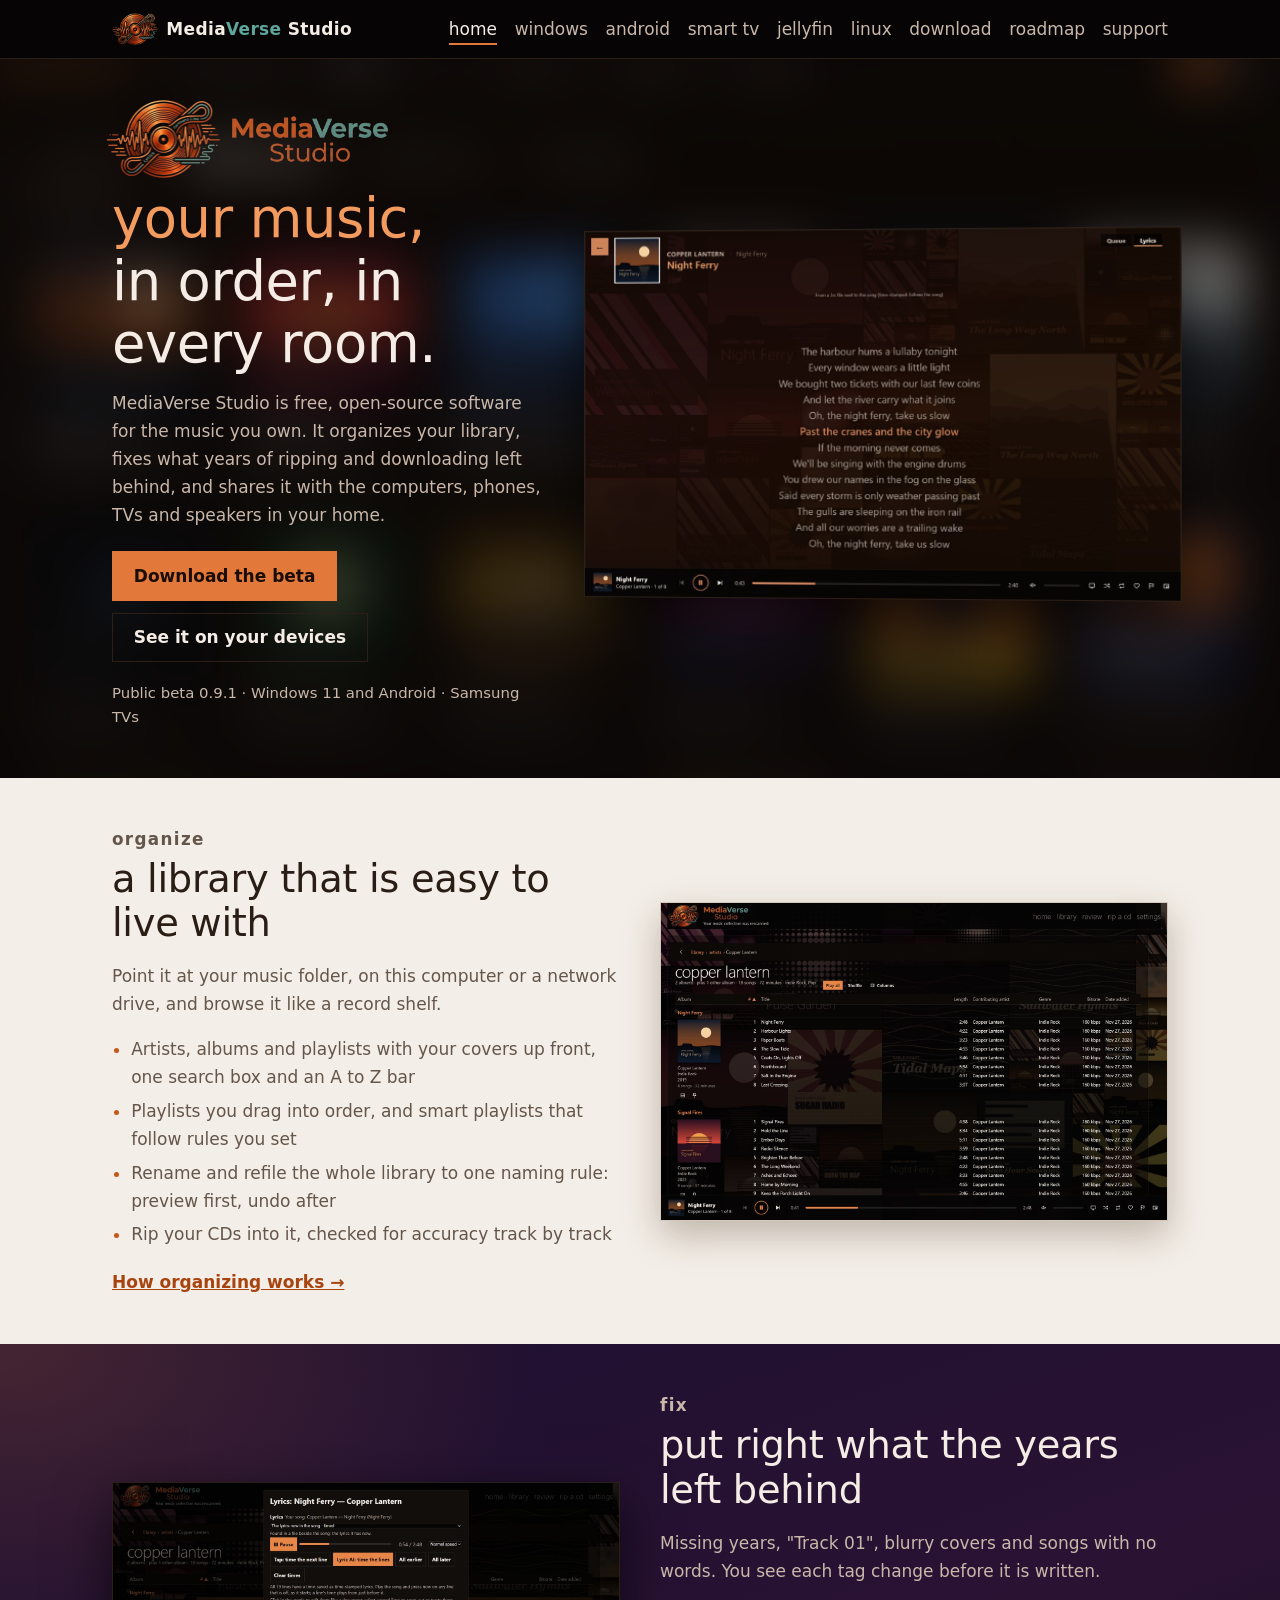
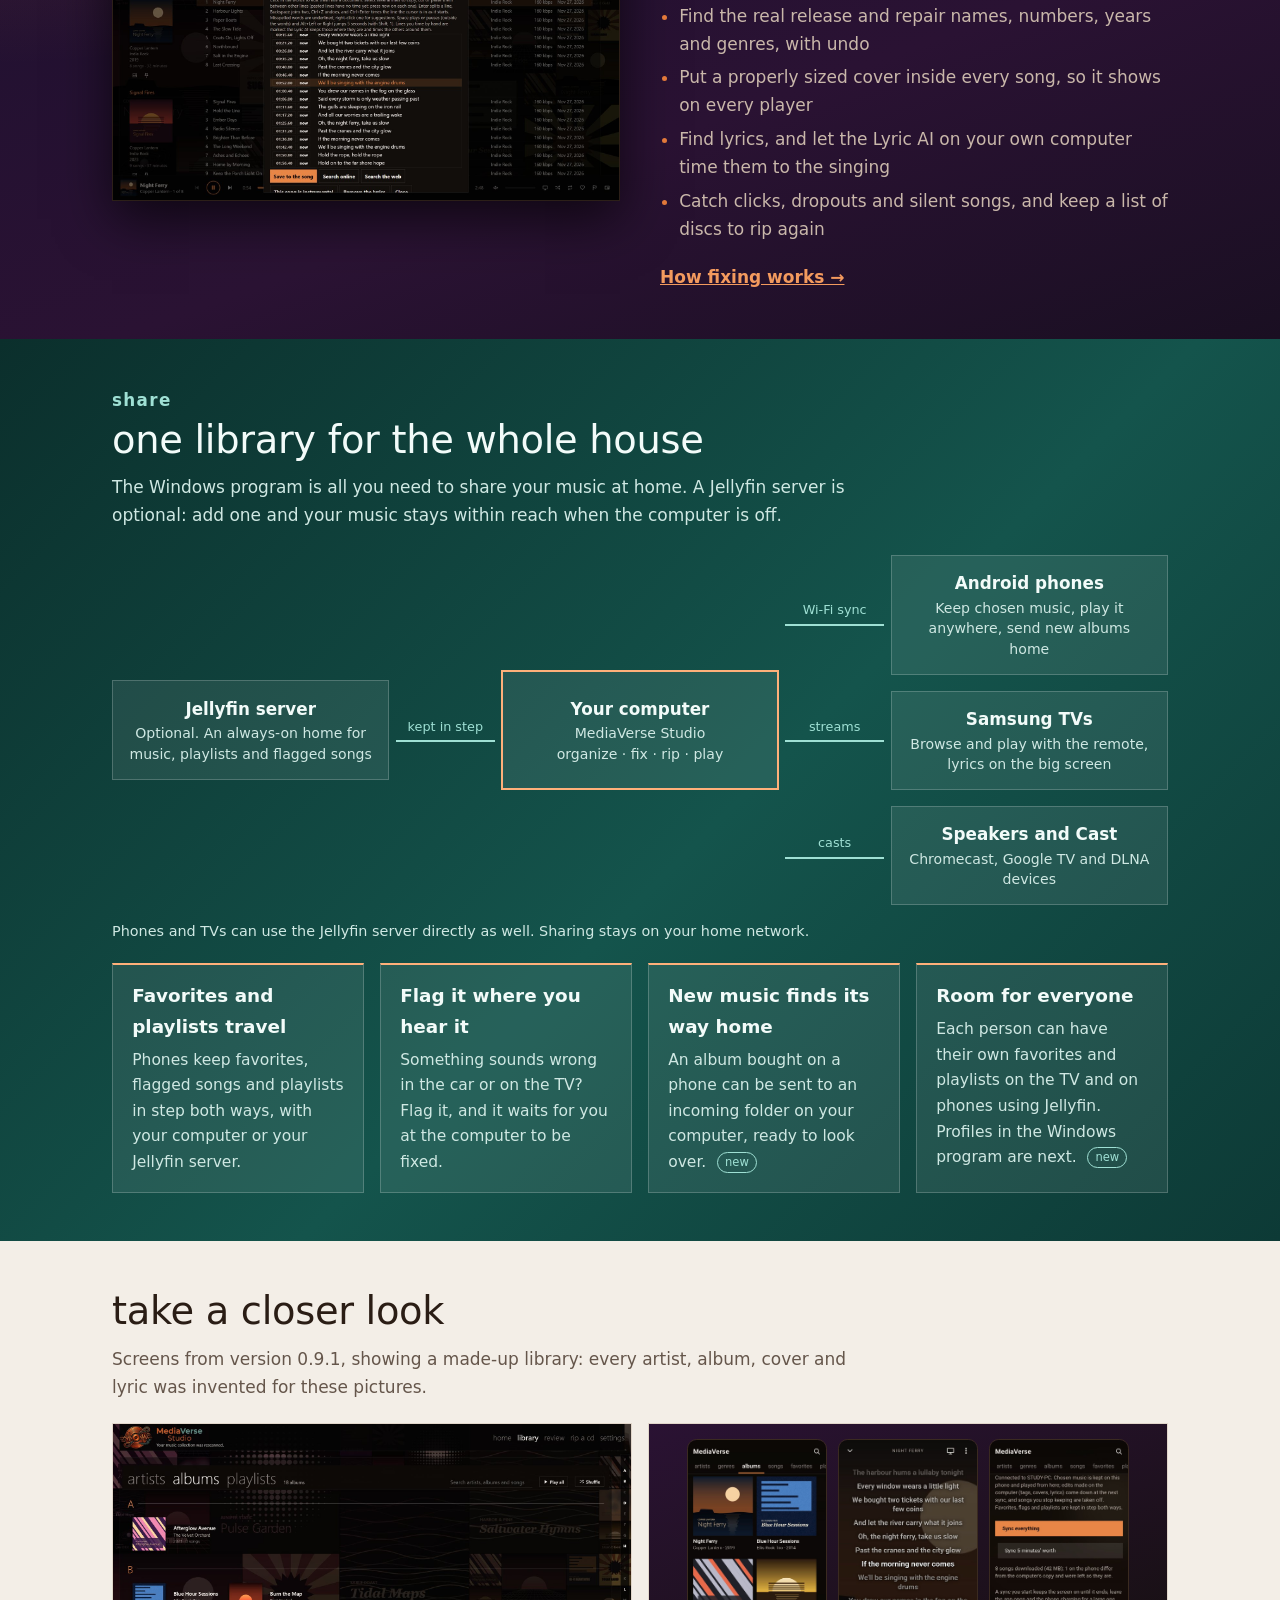
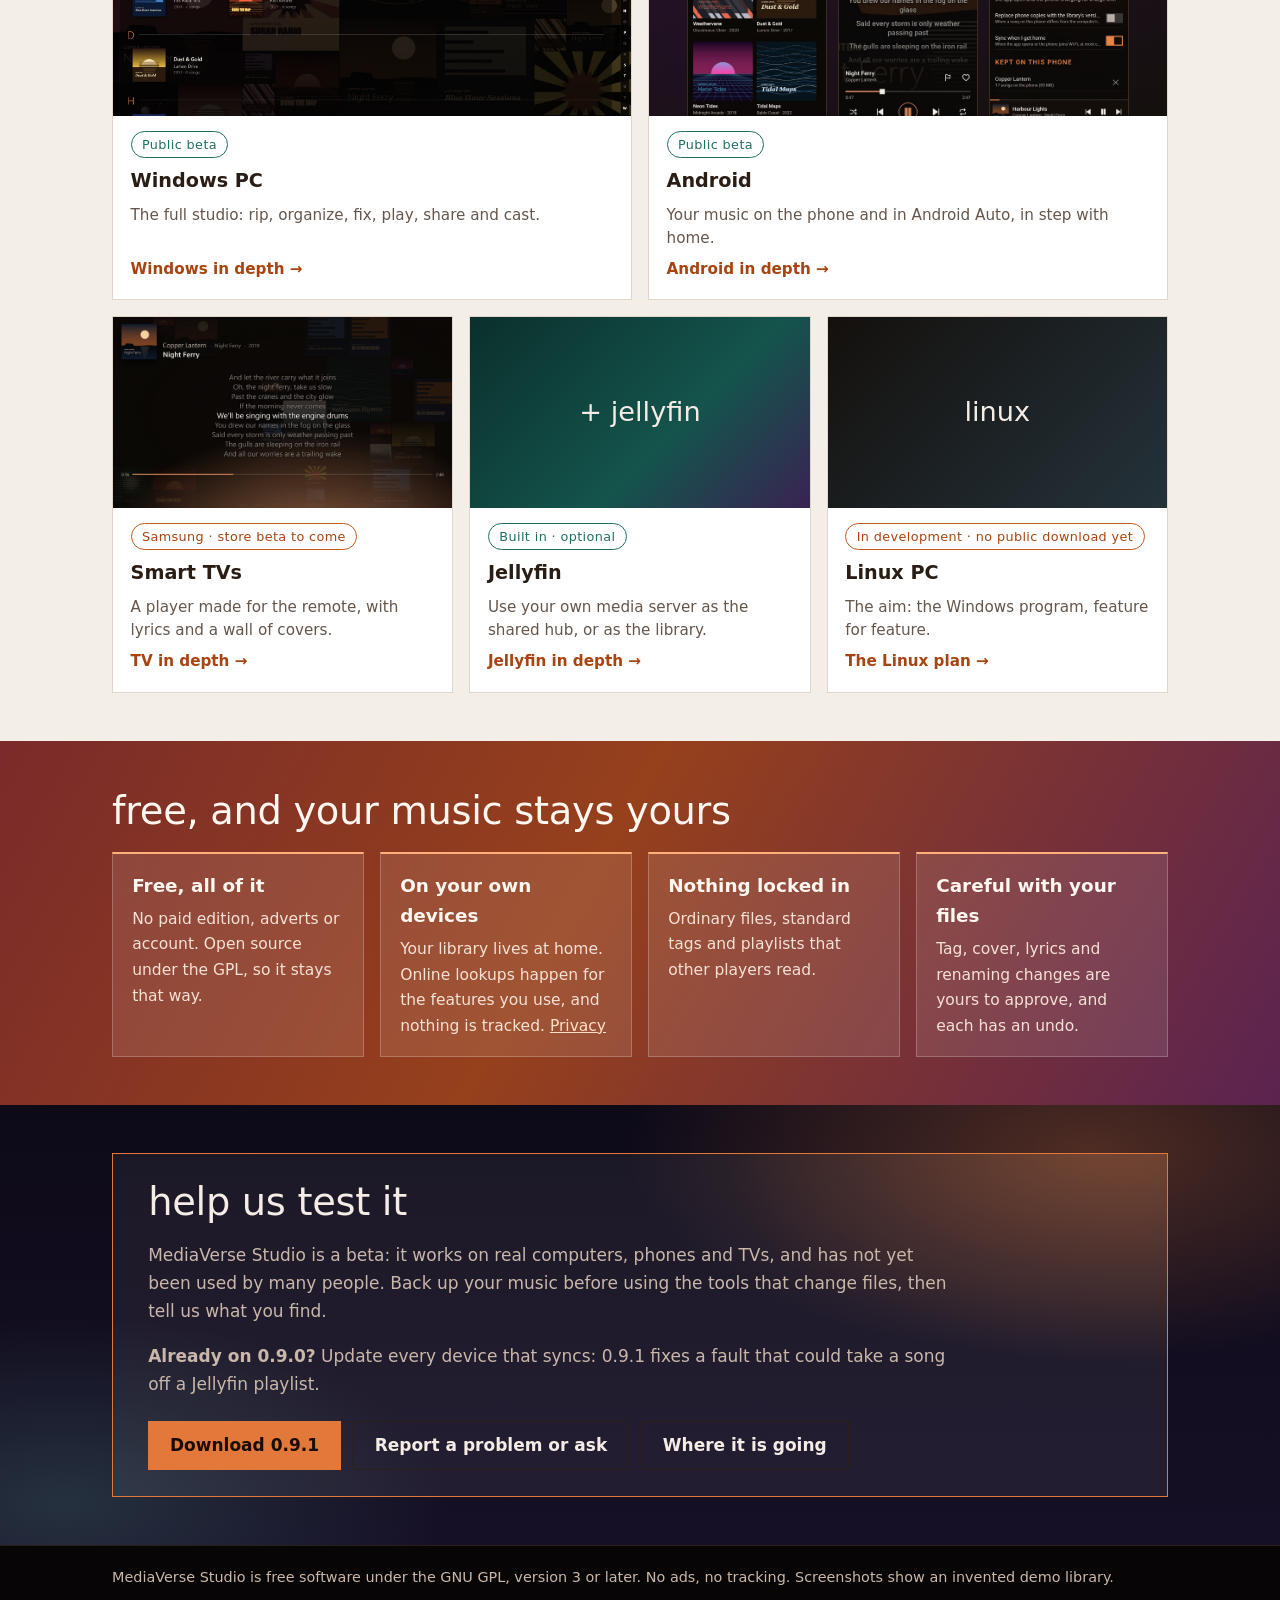
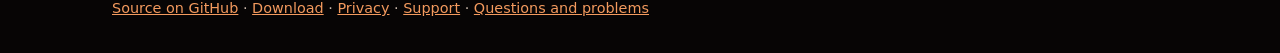
<file: index.html>
<!doctype html>
<html lang="en">
<head>
<meta charset="utf-8">
<meta name="viewport" content="width=device-width, initial-scale=1">
<title>MediaVerse Studio: organize, fix and share your music at home</title>
<meta name="description" content="Free, open-source software for the music you own: put the library in order, repair tags, covers and lyrics, and share it around the house on Windows, Android, Samsung TVs and Jellyfin.">
<meta property="og:title" content="MediaVerse Studio: organize, fix and share your music at home">
<meta property="og:description" content="Free and open source. Put your music library in order, repair it, and play it on every screen in the house. Public beta.">
<meta property="og:image" content="https://mediaverse.studio/img/pc-now-playing.jpg">
<link rel="icon" href="favicon.png">
<link rel="stylesheet" href="style.css">
</head>
<body>
<header class="top"><div class="wrap">
<a class="brand" href="./"><img src="img/emblem.png" alt="" width="46" height="32"><b>Media<span>Verse</span> Studio</b></a>
<nav aria-label="Site"><a href="./" aria-current="page">Home</a><a href="windows.html">Windows</a><a href="android.html">Android</a><a href="tv.html">Smart TV</a><a href="jellyfin.html">Jellyfin</a><a href="linux.html">Linux</a><a href="download.html">Download</a><a href="roadmap.html">Roadmap</a><a href="support.html">Support</a></nav>
</div></header>

<main>
<div class="band band-hero">
<section class="hero wrap">
<div>
<div class="hero-logo"><img src="img/emblem-large.png" alt="" width="463" height="320"><img src="img/wordmark.png" alt="MediaVerse Studio" width="527" height="160"></div>
<h1><span>Your music,</span><br>in order, in every room.</h1>
<p>MediaVerse Studio is free, open-source software for the music you own. It organizes your library, fixes what years of ripping and downloading left behind, and shares it with the computers, phones, TVs and speakers in your home.</p>
<p class="cta"><a class="button" href="download.html">Download the beta</a><a class="button ghost" href="#devices">See it on your devices</a></p>
<p class="status">Public beta 0.9.1 · Windows 11 and Android · Samsung TVs</p>
</div>
<figure class="shot"><img src="img/pc-now-playing.jpg" alt="Now Playing on Windows: the album cover, the artist and song, and lyrics following the music over a wall of album covers" width="1600" height="1001"></figure>
</section>
</div>

<div class="band band-paper">
<section class="wrap row" aria-labelledby="organize-title">
<div class="words">
<p class="verb">Organize</p>
<h2 id="organize-title">A library that is easy to live with</h2>
<p>Point it at your music folder, on this computer or a network drive, and browse it like a record shelf.</p>
<ul>
<li>Artists, albums and playlists with your covers up front, one search box and an A to Z bar</li>
<li>Playlists you drag into order, and smart playlists that follow rules you set</li>
<li>Rename and refile the whole library to one naming rule: preview first, undo after</li>
<li>Rip your CDs into it, checked for accuracy track by track</li>
</ul>
<a class="more" href="windows.html#organize">How organizing works →</a>
</div>
<figure class="shot"><img src="img/pc-artist.jpg" alt="An artist page on Windows: each album's cover beside its songs in a table" width="1600" height="1001" loading="lazy"></figure>
</section>
</div>

<div class="band band-plum">
<section class="wrap row flip" aria-labelledby="fix-title">
<div class="words">
<p class="verb">Fix</p>
<h2 id="fix-title">Put right what the years left behind</h2>
<p>Missing years, "Track 01", blurry covers and songs with no words. You see each tag change before it is written.</p>
<ul>
<li>Find the real release and repair names, numbers, years and genres, with undo</li>
<li>Put a properly sized cover inside every song, so it shows on every player</li>
<li>Find lyrics, and let the Lyric AI on your own computer time them to the singing</li>
<li>Catch clicks, dropouts and silent songs, and keep a list of discs to rip again</li>
</ul>
<a class="more" href="windows.html#fix">How fixing works →</a>
</div>
<figure class="shot"><img src="img/pc-lyrics-editor.jpg" alt="The lyrics editor on Windows, with its own playback controls and a time beside every line" width="1600" height="1001" loading="lazy"></figure>
</section>
</div>

<div class="band band-teal">
<section class="wrap" aria-labelledby="share-title">
<p class="verb">Share</p>
<h2 id="share-title">One library for the whole house</h2>
<p class="lead">The Windows program is all you need to share your music at home. A Jellyfin server is optional: add one and your music stays within reach when the computer is off.</p>
<div class="house">
<div class="node"><b>Jellyfin server</b><span>Optional. An always-on home for music, playlists and flagged songs</span></div>
<div class="link">kept in step</div>
<div class="node main"><b>Your computer</b><span>MediaVerse Studio<br>organize · fix · rip · play</span></div>
<div class="links"><div class="link">Wi-Fi sync</div><div class="link">streams</div><div class="link">casts</div></div>
<div class="stack">
<div class="node"><b>Android phones</b><span>Keep chosen music, play it anywhere, send new albums home</span></div>
<div class="node"><b>Samsung TVs</b><span>Browse and play with the remote, lyrics on the big screen</span></div>
<div class="node"><b>Speakers and Cast</b><span>Chromecast, Google TV and DLNA devices</span></div>
</div>
</div>
<p class="note">Phones and TVs can use the Jellyfin server directly as well. Sharing stays on your home network.</p>
<div class="facts four">
<div><h3>Favorites and playlists travel</h3><p>Phones keep favorites, flagged songs and playlists in step both ways, with your computer or your Jellyfin server.</p></div>
<div><h3>Flag it where you hear it</h3><p>Something sounds wrong in the car or on the TV? Flag it, and it waits for you at the computer to be fixed.</p></div>
<div><h3>New music finds its way home</h3><p>An album bought on a phone can be sent to an incoming folder on your computer, ready to look over. <span class="tag">new</span></p></div>
<div><h3>Room for everyone</h3><p>Each person can have their own favorites and playlists on the TV and on phones using Jellyfin. Profiles in the Windows program are next. <span class="tag">new</span></p></div>
</div>
</section>
</div>

<div id="devices" class="band band-paper">
<section class="wrap" aria-labelledby="devices-title">
<h2 id="devices-title">Take a closer look</h2>
<p class="lead">Screens from version 0.9.1, showing a made-up library: every artist, album, cover and lyric was invented for these pictures.</p>
<div class="cards">
<a class="card half" href="windows.html">
<div class="picture" style="background-image:url(img/pc-albums.jpg)"></div>
<div class="body"><span class="pill">Public beta</span><h3>Windows PC</h3><p>The full studio: rip, organize, fix, play, share and cast.</p><span class="go">Windows in depth →</span></div>
</a>
<a class="card half" href="android.html">
<div class="picture phones-picture"><img src="img/phone-albums.jpg" alt="" loading="lazy"><img src="img/phone-lyrics.jpg" alt="" loading="lazy"><img src="img/phone-sync.jpg" alt="" loading="lazy"></div>
<div class="body"><span class="pill">Public beta</span><h3>Android</h3><p>Your music on the phone and in Android Auto, in step with home.</p><span class="go">Android in depth →</span></div>
</a>
<a class="card" href="tv.html">
<div class="picture" style="background-image:url(img/tv-now-playing.jpg)"></div>
<div class="body"><span class="pill soon">Samsung · store beta to come</span><h3>Smart TVs</h3><p>A player made for the remote, with lyrics and a wall of covers.</p><span class="go">TV in depth →</span></div>
</a>
<a class="card" href="jellyfin.html">
<div class="picture words-only hub">+ Jellyfin</div>
<div class="body"><span class="pill">Built in · optional</span><h3>Jellyfin</h3><p>Use your own media server as the shared hub, or as the library.</p><span class="go">Jellyfin in depth →</span></div>
</a>
<a class="card" href="linux.html">
<div class="picture words-only">linux</div>
<div class="body"><span class="pill soon">In development · no public download yet</span><h3>Linux PC</h3><p>The aim: the Windows program, feature for feature.</p><span class="go">The Linux plan →</span></div>
</a>
</div>
</section>
</div>

<div class="band band-sunset">
<section class="wrap" aria-labelledby="yours-title">
<h2 id="yours-title">Free, and your music stays yours</h2>
<div class="facts four">
<div><h3>Free, all of it</h3><p>No paid edition, adverts or account. Open source under the GPL, so it stays that way.</p></div>
<div><h3>On your own devices</h3><p>Your library lives at home. Online lookups happen for the features you use, and nothing is tracked. <a href="privacy.html">Privacy</a></p></div>
<div><h3>Nothing locked in</h3><p>Ordinary files, standard tags and playlists that other players read.</p></div>
<div><h3>Careful with your files</h3><p>Tag, cover, lyrics and renaming changes are yours to approve, and each has an undo.</p></div>
</div>
</section>
</div>

<div class="band band-night">
<section class="wrap" aria-labelledby="beta-title">
<div class="callout">
<h2 id="beta-title">Help us test it</h2>
<p>MediaVerse Studio is a beta: it works on real computers, phones and TVs, and has not yet been used by many people. Back up your music before using the tools that change files, then tell us what you find.</p>
<p><b>Already on 0.9.0?</b> Update every device that syncs: 0.9.1 fixes a fault that could take a song off a Jellyfin playlist.</p>
<p class="cta"><a class="button" href="download.html">Download 0.9.1</a><a class="button ghost" href="https://github.com/MediaVerseStudio/MediaVerse-Studio/issues/new/choose">Report a problem or ask</a><a class="button ghost" href="roadmap.html">Where it is going</a></p>
</div>
</section>
</div>
</main>

<footer class="foot"><div class="wrap">
<p>MediaVerse Studio is free software under the GNU GPL, version 3 or later. No ads, no tracking. Screenshots show an invented demo library.</p>
<p><a href="https://github.com/MediaVerseStudio/MediaVerse-Studio">Source on GitHub</a> · <a href="download.html">Download</a> · <a href="privacy.html">Privacy</a> · <a href="support.html">Support</a> · <a href="https://github.com/MediaVerseStudio/MediaVerse-Studio/issues">Questions and problems</a></p>
</div></footer>
<script>
// Old links to sections that now have pages of their own.
(function () {
  var moved = { beta: "roadmap.html#beta", status: "roadmap.html", compare: "windows.html#compare", rip: "windows.html#rip", fix: "windows.html#fix", find: "windows.html#fix", play: "windows.html#play", watch: "tv.html", connect: "jellyfin.html", carry: "android.html", cast: "windows.html#share", care: "windows.html#fix", see: "#devices", features: "#devices" };
  var to = moved[location.hash.slice(1)];
  if (to) location.replace(to);
})();
</script>
</body>
</html>
</file>
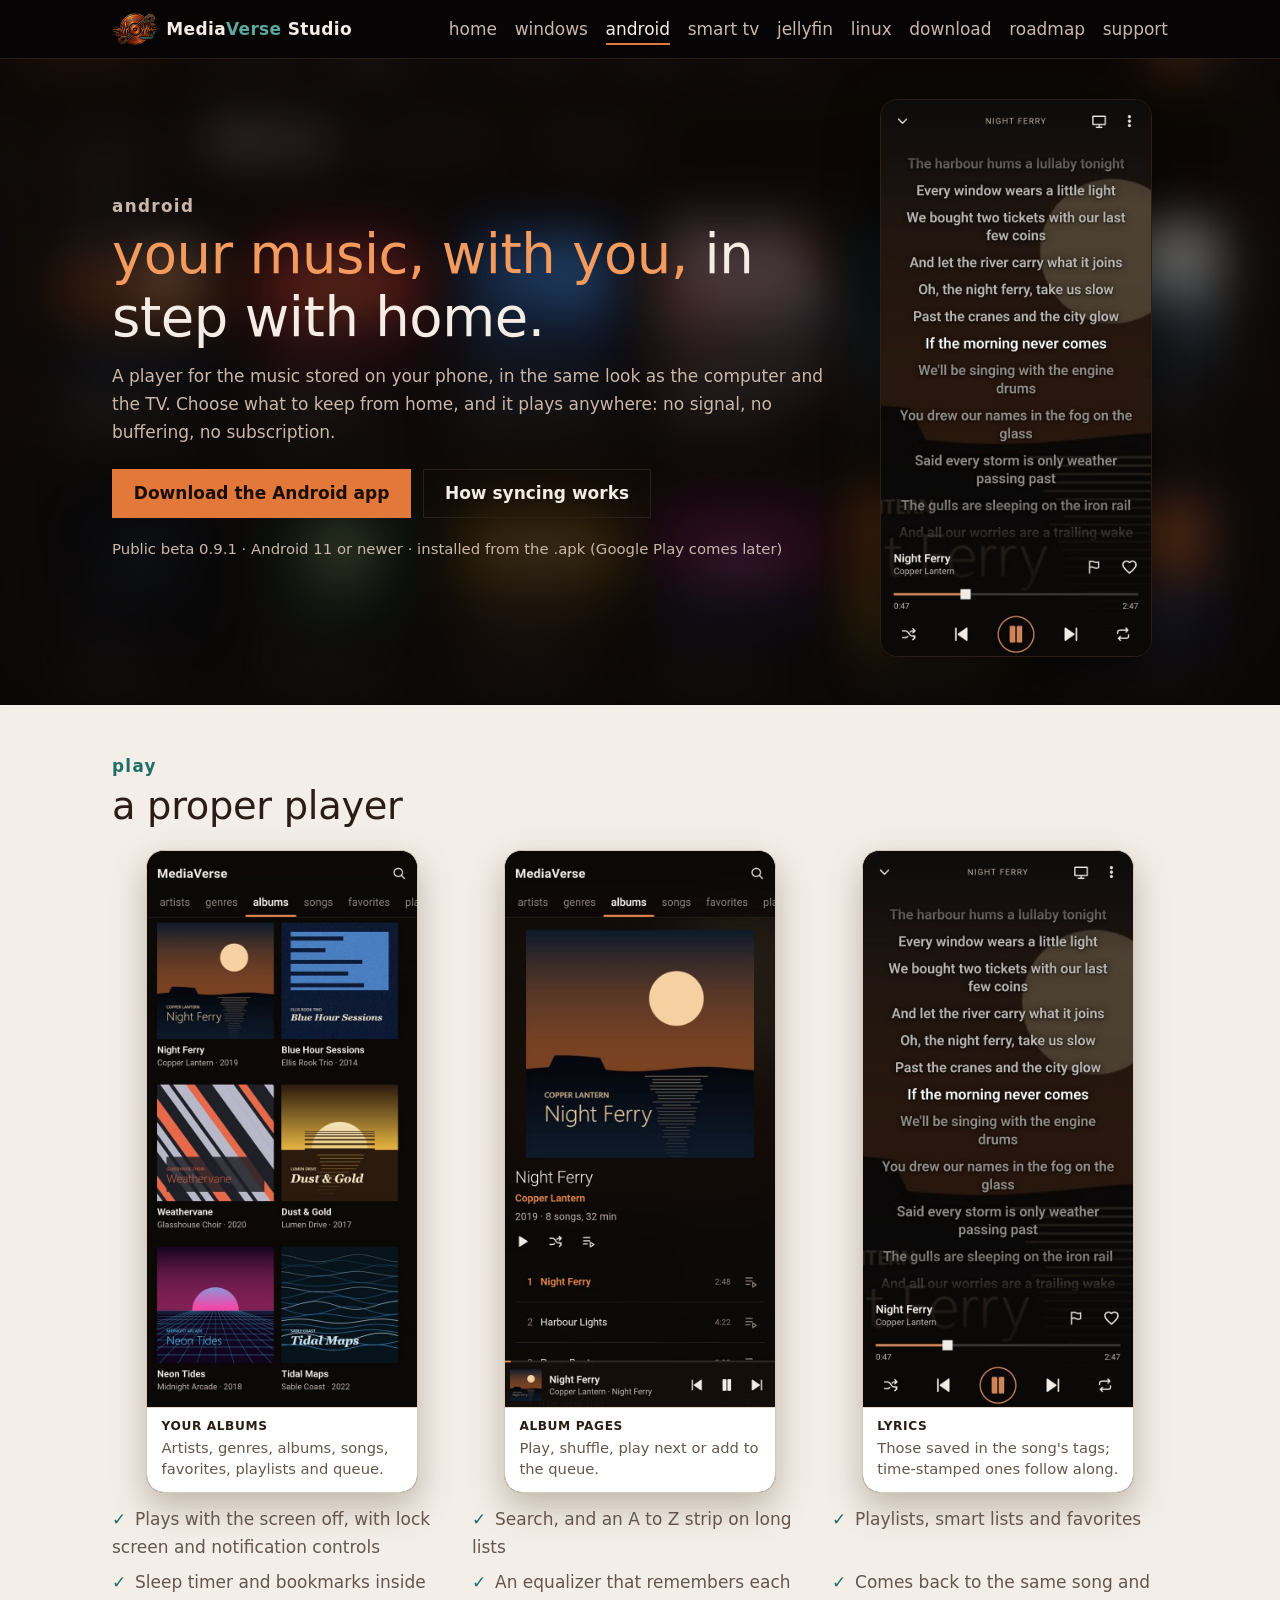
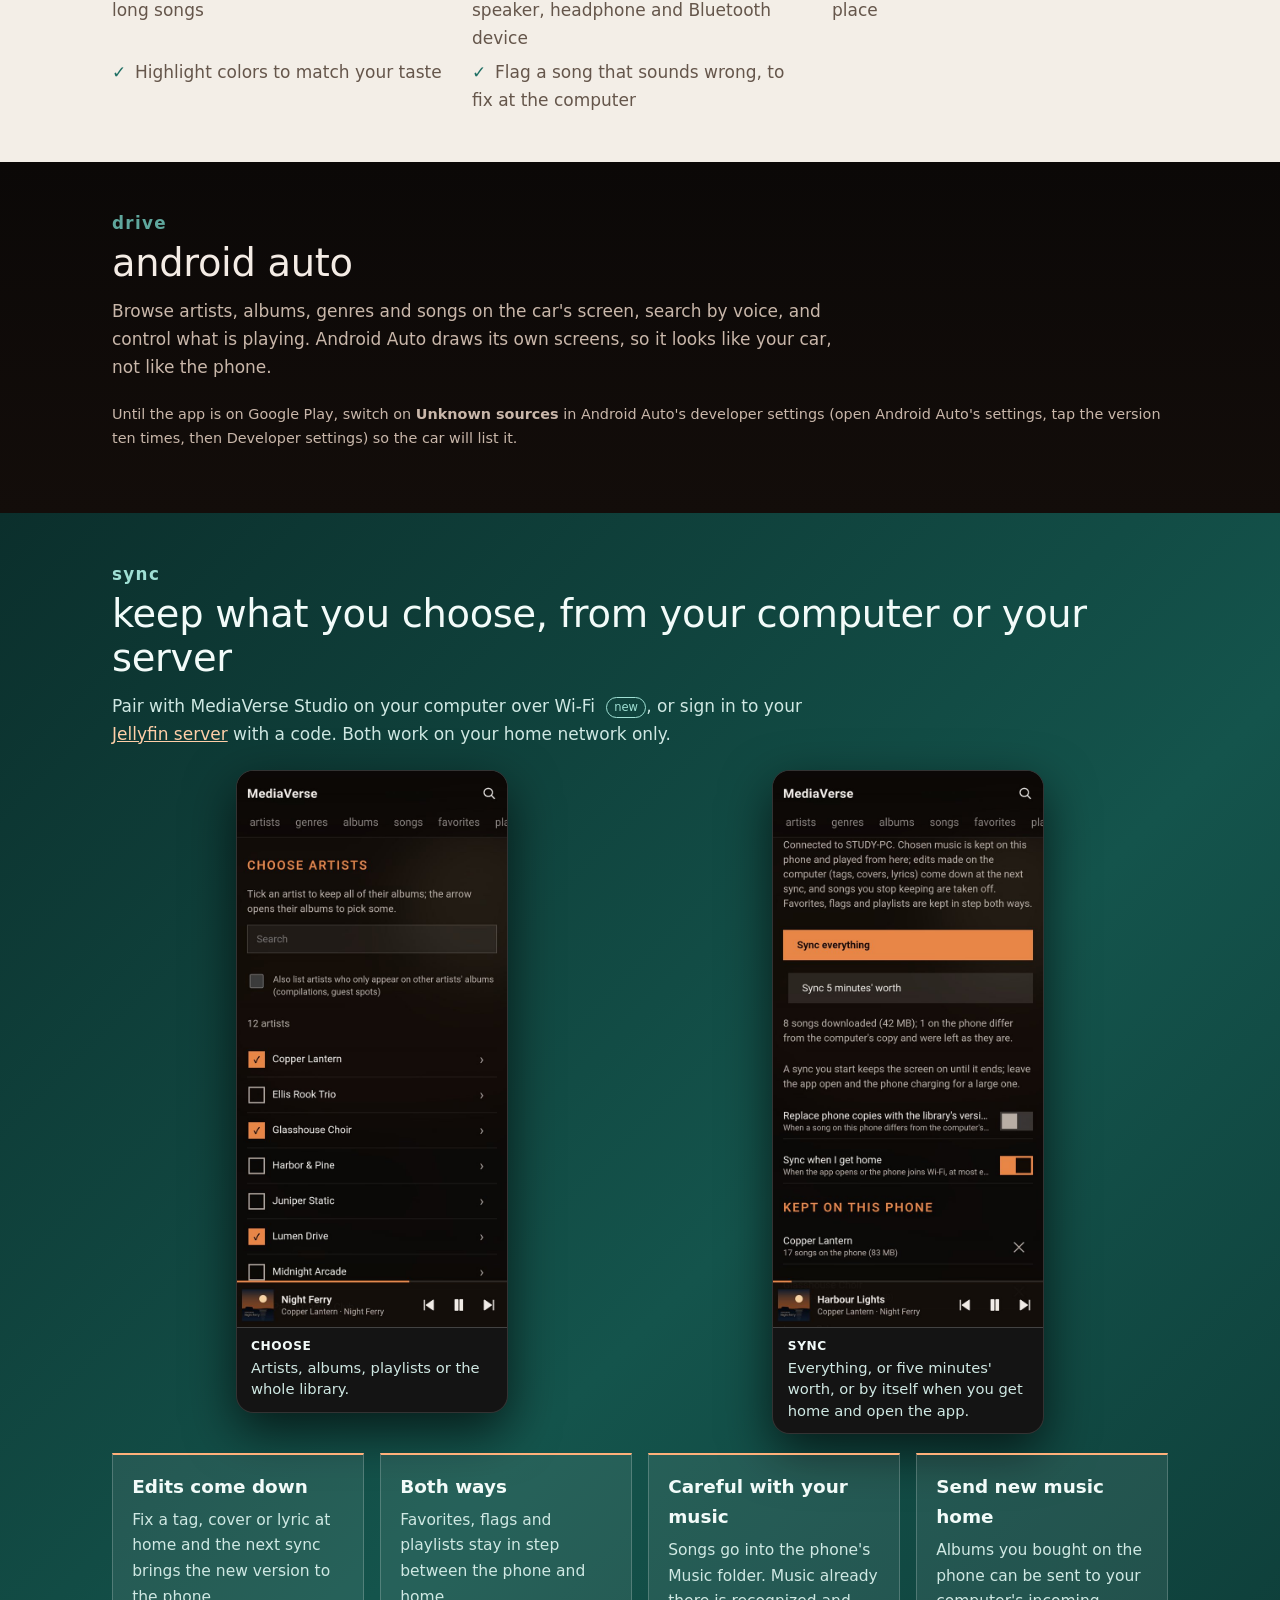
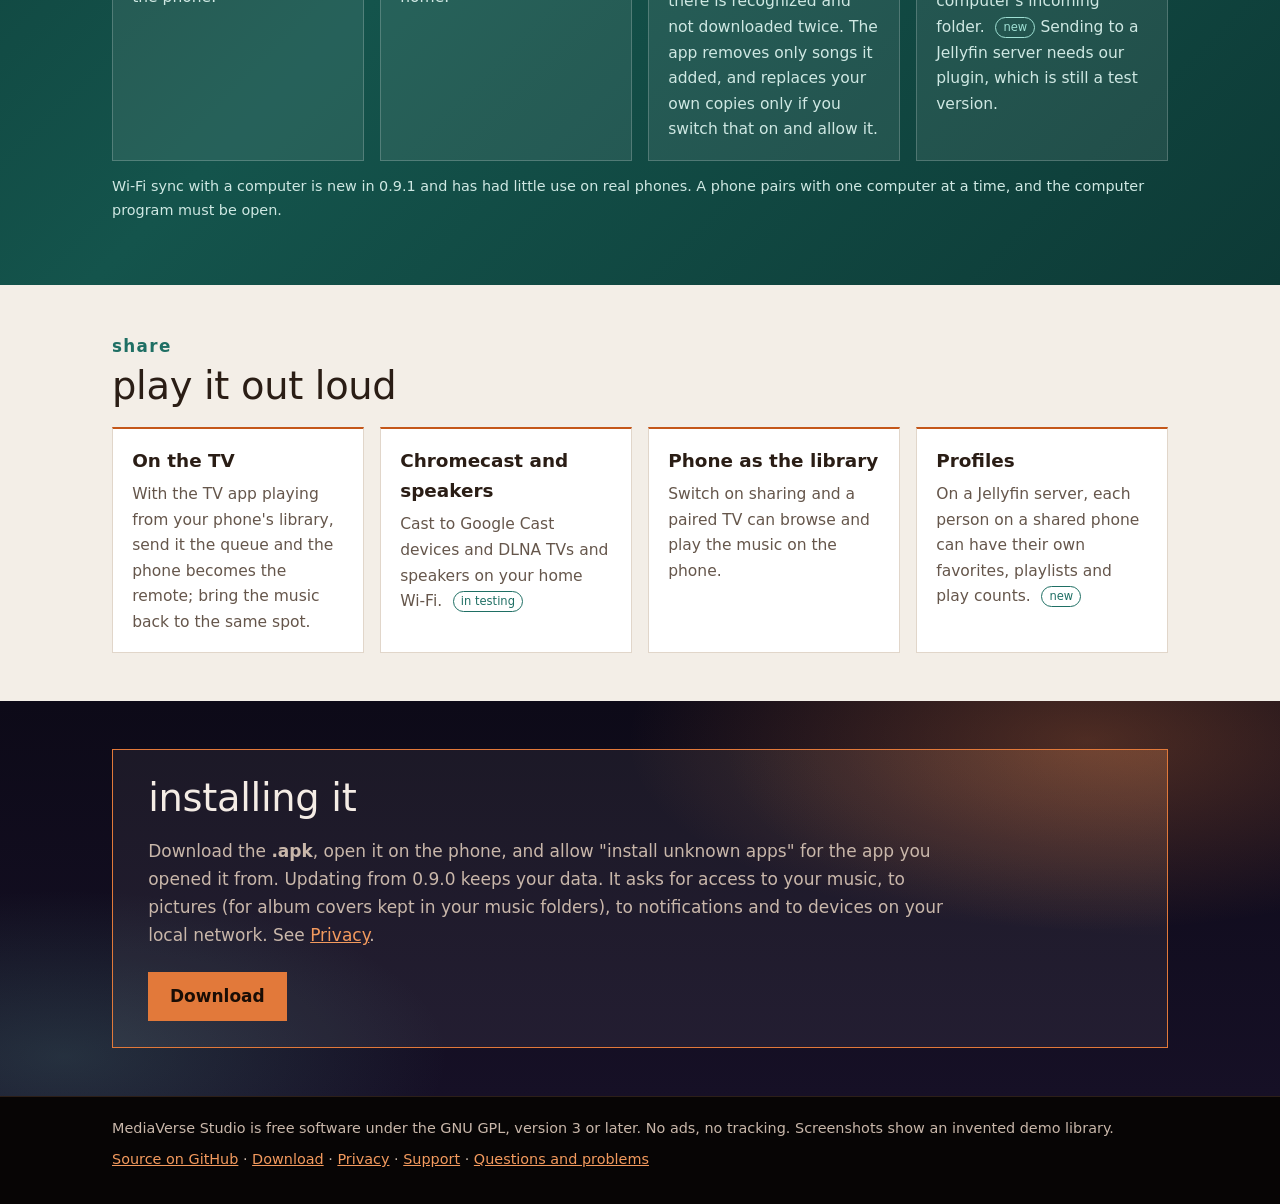
<file: android.html>
<!doctype html>
<html lang="en">
<head>
<meta charset="utf-8">
<meta name="viewport" content="width=device-width, initial-scale=1">
<title>Android · MediaVerse Studio</title>
<meta name="description" content="The MediaVerse Studio Android app: play your own music, use it in Android Auto, keep chosen albums in step with your computer or Jellyfin server, and play to the TV. Free and open source.">
<meta property="og:image" content="https://mediaverse.studio/img/phone-albums.jpg">
<link rel="icon" href="favicon.png">
<link rel="stylesheet" href="style.css">
</head>
<body>
<header class="top"><div class="wrap">
<a class="brand" href="./"><img src="img/emblem.png" alt="" width="46" height="32"><b>Media<span>Verse</span> Studio</b></a>
<nav aria-label="Site"><a href="./">Home</a><a href="windows.html">Windows</a><a href="android.html" aria-current="page">Android</a><a href="tv.html">Smart TV</a><a href="jellyfin.html">Jellyfin</a><a href="linux.html">Linux</a><a href="download.html">Download</a><a href="roadmap.html">Roadmap</a><a href="support.html">Support</a></nav>
</div></header>

<main>
<div class="band band-hero">
<section class="hero tall wrap">
<div>
<p class="verb">Android</p>
<h1><span>Your music, with you,</span> in step with home.</h1>
<p>A player for the music stored on your phone, in the same look as the computer and the TV. Choose what to keep from home, and it plays anywhere: no signal, no buffering, no subscription.</p>
<p class="cta"><a class="button" href="download.html">Download the Android app</a><a class="button ghost" href="#sync">How syncing works</a></p>
<p class="status">Public beta 0.9.1 · Android 11 or newer · installed from the .apk (Google Play comes later)</p>
</div>
<figure class="shot"><img src="img/phone-lyrics.jpg" alt="Now Playing on Android with time-stamped lyrics, flag and heart buttons, and playback controls" width="640" height="1318"></figure>
</section>
</div>

<div class="band band-paper">
<section class="wrap" aria-labelledby="play-title">
<p class="verb">Play</p>
<h2 id="play-title">A proper player</h2>
<div class="phones">
<figure class="shot"><img src="img/phone-albums.jpg" alt="The albums tab on Android" width="640" height="1318" loading="lazy"><figcaption><b>Your albums</b> Artists, genres, albums, songs, favorites, playlists and queue.</figcaption></figure>
<figure class="shot"><img src="img/phone-album.jpg" alt="An album page on Android with the cover, play and shuffle buttons and the song list" width="640" height="1318" loading="lazy"><figcaption><b>Album pages</b> Play, shuffle, play next or add to the queue.</figcaption></figure>
<figure class="shot"><img src="img/phone-lyrics.jpg" alt="Lyrics following the song on Android" width="640" height="1318" loading="lazy"><figcaption><b>Lyrics</b> Those saved in the song's tags; time-stamped ones follow along.</figcaption></figure>
</div>
<ul class="ticks">
<li>Plays with the screen off, with lock screen and notification controls</li>
<li>Search, and an A to Z strip on long lists</li>
<li>Playlists, smart lists and favorites</li>
<li>Sleep timer and bookmarks inside long songs</li>
<li>An equalizer that remembers each speaker, headphone and Bluetooth device</li>
<li>Comes back to the same song and place</li>
<li>Highlight colors to match your taste</li>
<li>Flag a song that sounds wrong, to fix at the computer</li>
</ul>
</section>
</div>

<div class="band band-dark">
<section class="wrap" aria-labelledby="car-title">
<p class="verb">Drive</p>
<h2 id="car-title">Android Auto</h2>
<p class="lead">Browse artists, albums, genres and songs on the car's screen, search by voice, and control what is playing. Android Auto draws its own screens, so it looks like your car, not like the phone.</p>
<p class="note">Until the app is on Google Play, switch on <b>Unknown sources</b> in Android Auto's developer settings (open Android Auto's settings, tap the version ten times, then Developer settings) so the car will list it.</p>
</section>
</div>

<div id="sync" class="band band-teal">
<section class="wrap" aria-labelledby="sync-title">
<p class="verb">Sync</p>
<h2 id="sync-title">Keep what you choose, from your computer or your server</h2>
<p class="lead">Pair with MediaVerse Studio on your computer over Wi-Fi <span class="tag">new</span>, or sign in to your <a href="jellyfin.html">Jellyfin server</a> with a code. Both work on your home network only.</p>
<div class="phones">
<figure class="shot"><img src="img/phone-choose.jpg" alt="Choosing artists to keep on the phone, with tick boxes" width="640" height="1318" loading="lazy"><figcaption><b>Choose</b> Artists, albums, playlists or the whole library.</figcaption></figure>
<figure class="shot"><img src="img/phone-sync.jpg" alt="The sync page: Sync everything, Sync 5 minutes' worth, the result, and the list kept on the phone" width="640" height="1318" loading="lazy"><figcaption><b>Sync</b> Everything, or five minutes' worth, or by itself when you get home and open the app.</figcaption></figure>
</div>
<div class="facts four">
<div><h3>Edits come down</h3><p>Fix a tag, cover or lyric at home and the next sync brings the new version to the phone.</p></div>
<div><h3>Both ways</h3><p>Favorites, flags and playlists stay in step between the phone and home.</p></div>
<div><h3>Careful with your music</h3><p>Songs go into the phone's Music folder. Music already there is recognized and not downloaded twice. The app removes only songs it added, and replaces your own copies only if you switch that on and allow it.</p></div>
<div><h3>Send new music home</h3><p>Albums you bought on the phone can be sent to your computer's incoming folder. <span class="tag">new</span> Sending to a Jellyfin server needs our plugin, which is still a test version.</p></div>
</div>
<p class="note">Wi-Fi sync with a computer is new in 0.9.1 and has had little use on real phones. A phone pairs with one computer at a time, and the computer program must be open.</p>
</section>
</div>

<div class="band band-paper">
<section class="wrap" aria-labelledby="out-title">
<p class="verb">Share</p>
<h2 id="out-title">Play it out loud</h2>
<div class="facts four">
<div><h3>On the TV</h3><p>With the TV app playing from your phone's library, send it the queue and the phone becomes the remote; bring the music back to the same spot.</p></div>
<div><h3>Chromecast and speakers</h3><p>Cast to Google Cast devices and DLNA TVs and speakers on your home Wi-Fi. <span class="tag">in testing</span></p></div>
<div><h3>Phone as the library</h3><p>Switch on sharing and a paired TV can browse and play the music on the phone.</p></div>
<div><h3>Profiles</h3><p>On a Jellyfin server, each person on a shared phone can have their own favorites, playlists and play counts. <span class="tag">new</span></p></div>
</div>
</section>
</div>

<div class="band band-night">
<section class="wrap" aria-labelledby="install-title">
<div class="callout">
<h2 id="install-title">Installing it</h2>
<p>Download the <b>.apk</b>, open it on the phone, and allow "install unknown apps" for the app you opened it from. Updating from 0.9.0 keeps your data. It asks for access to your music, to pictures (for album covers kept in your music folders), to notifications and to devices on your local network. See <a href="privacy.html">Privacy</a>.</p>
<p class="cta"><a class="button" href="download.html">Download</a></p>
</div>
</section>
</div>
</main>

<footer class="foot"><div class="wrap">
<p>MediaVerse Studio is free software under the GNU GPL, version 3 or later. No ads, no tracking. Screenshots show an invented demo library.</p>
<p><a href="https://github.com/MediaVerseStudio/MediaVerse-Studio">Source on GitHub</a> · <a href="download.html">Download</a> · <a href="privacy.html">Privacy</a> · <a href="support.html">Support</a> · <a href="https://github.com/MediaVerseStudio/MediaVerse-Studio/issues">Questions and problems</a></p>
</div></footer>
</body>
</html>
</file>
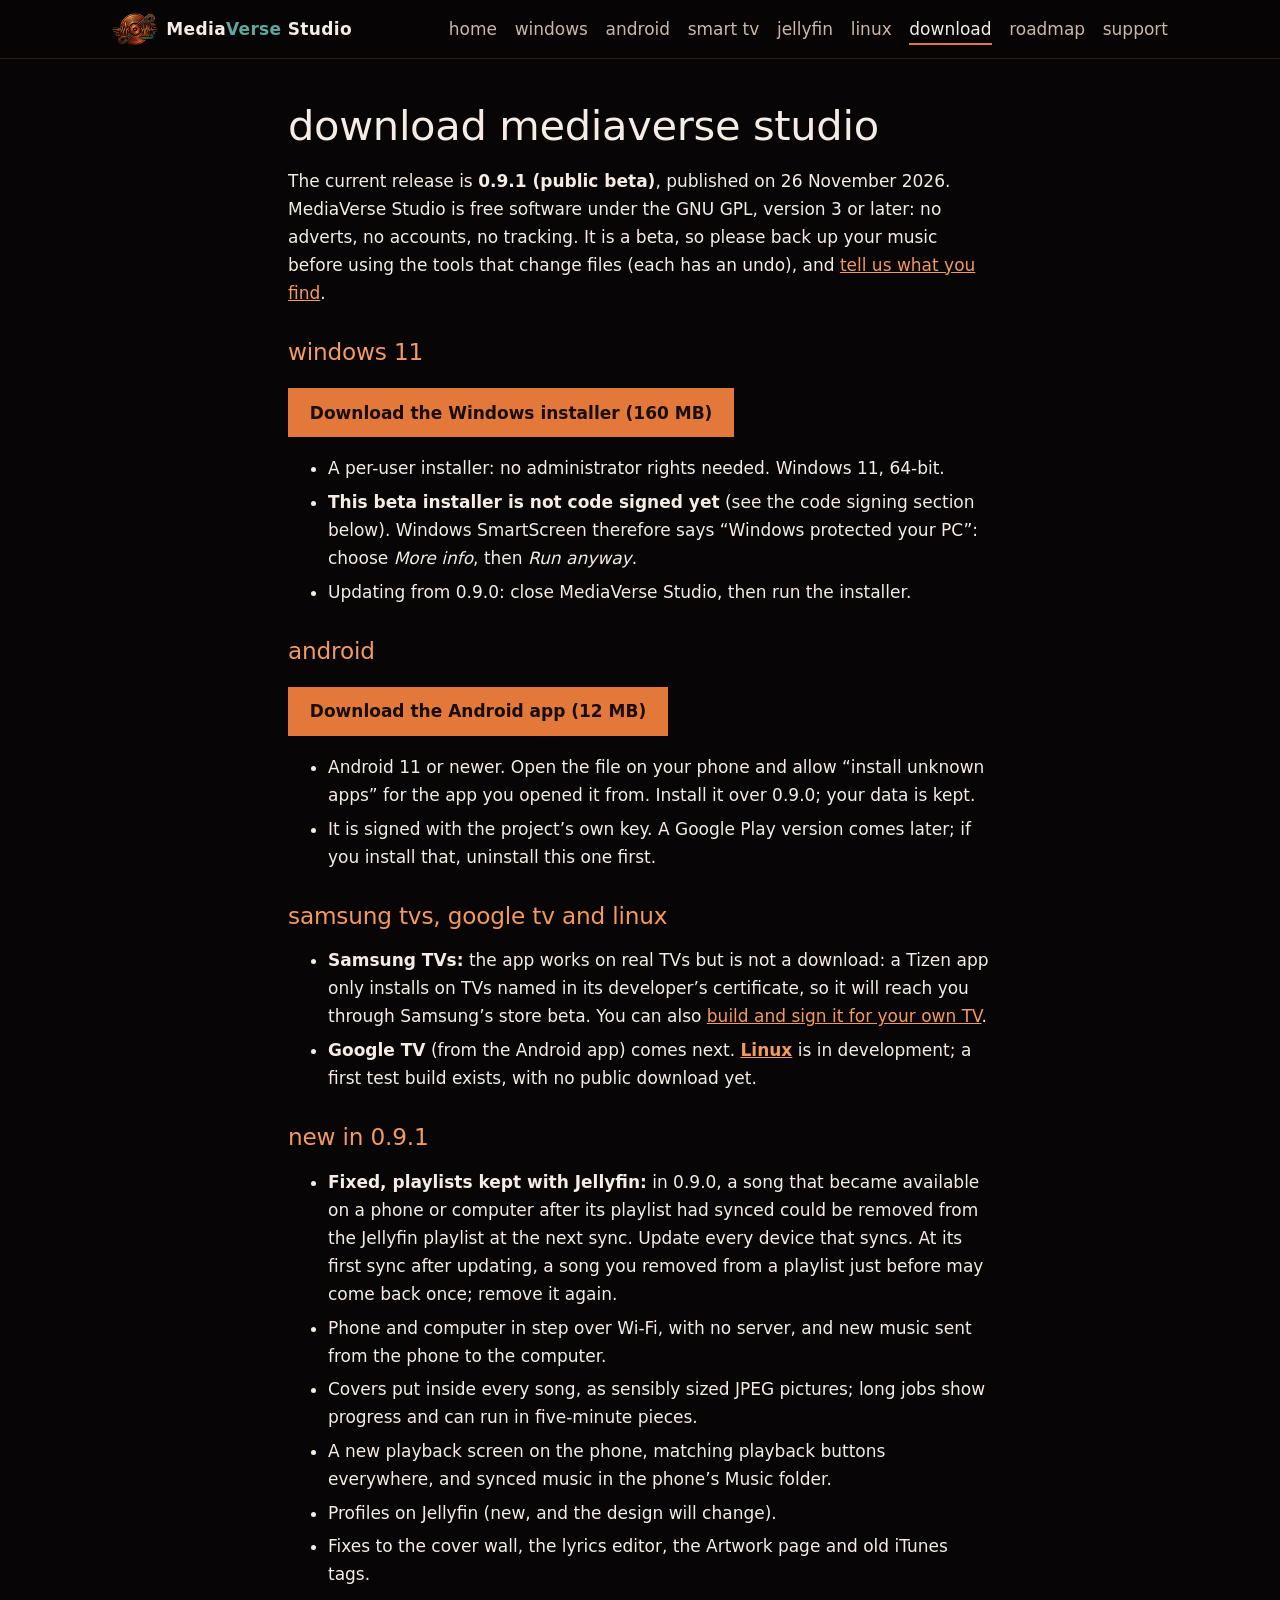
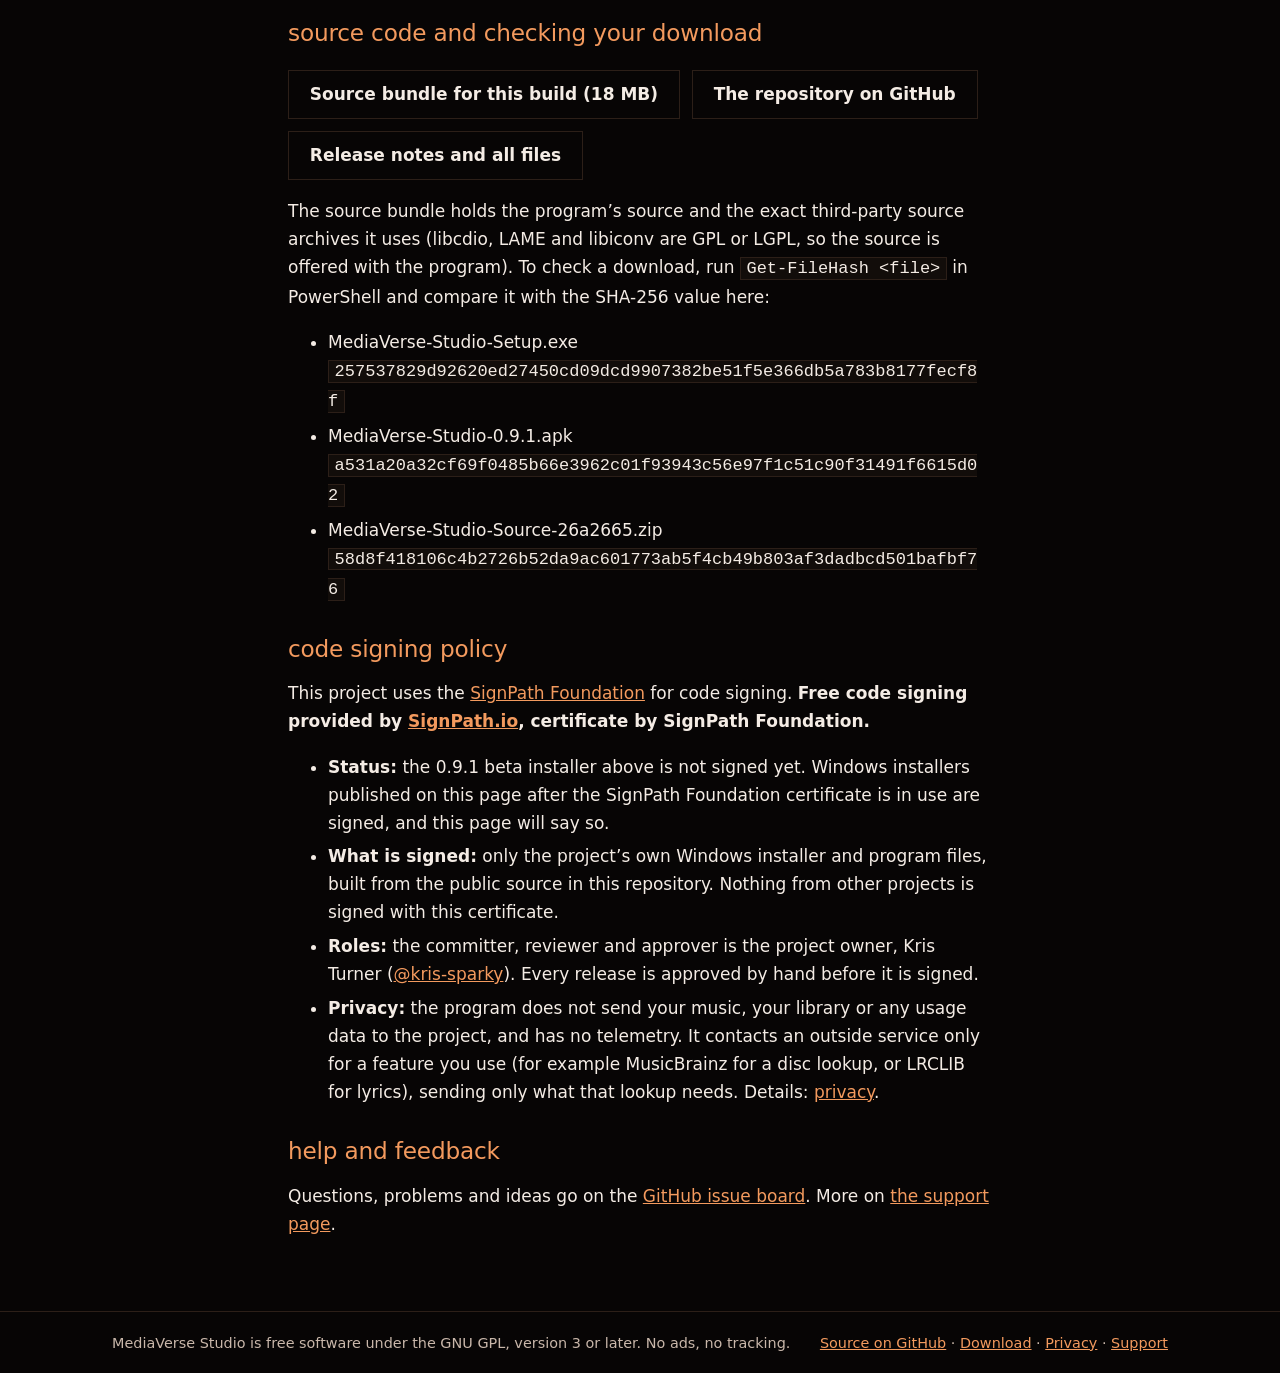
<file: download.html>
<!doctype html>
<html lang="en">
<head>
<meta charset="utf-8">
<meta name="viewport" content="width=device-width, initial-scale=1">
<title>Download · MediaVerse Studio</title>
<meta name="description" content="Download the MediaVerse Studio 0.9.1 public beta for Windows 11 and Android, with checksums, the source code and the code signing policy.">
<link rel="icon" href="favicon.png">
<link rel="stylesheet" href="style.css">
</head>
<body>
<header class="top"><div class="wrap">
<a class="brand" href="./"><img src="img/emblem.png" alt="" width="46" height="32"><b>Media<span>Verse</span> Studio</b></a>
<nav aria-label="Site"><a href="./">Home</a><a href="windows.html">Windows</a><a href="android.html">Android</a><a href="tv.html">Smart TV</a><a href="jellyfin.html">Jellyfin</a><a href="linux.html">Linux</a><a href="download.html" aria-current="page">Download</a><a href="roadmap.html">Roadmap</a><a href="support.html">Support</a></nav>
</div></header>

<main class="page wrap">
<h1>Download MediaVerse Studio</h1>
<p>The current release is <b>0.9.1 (public beta)</b>, published on 26 November 2026. MediaVerse Studio is free software under the GNU GPL, version 3 or later: no adverts, no accounts, no tracking. It is a beta, so please back up your music before using the tools that change files (each has an undo), and <a href="https://github.com/MediaVerseStudio/MediaVerse-Studio/issues/new/choose">tell us what you find</a>.</p>

<h2>Windows 11</h2>
<p class="cta"><a class="button" href="https://github.com/MediaVerseStudio/MediaVerse-Studio/releases/download/v0.9.1/MediaVerse-Studio-Setup.exe">Download the Windows installer (160 MB)</a></p>
<ul>
<li>A per-user installer: no administrator rights needed. Windows 11, 64-bit.</li>
<li><b>This beta installer is not code signed yet</b> (see the code signing section below). Windows SmartScreen therefore says &ldquo;Windows protected your PC&rdquo;: choose <i>More info</i>, then <i>Run anyway</i>.</li>
<li>Updating from 0.9.0: close MediaVerse Studio, then run the installer.</li>
</ul>

<h2>Android</h2>
<p class="cta"><a class="button" href="https://github.com/MediaVerseStudio/MediaVerse-Studio/releases/download/v0.9.1/MediaVerse-Studio-0.9.1.apk">Download the Android app (12 MB)</a></p>
<ul>
<li>Android 11 or newer. Open the file on your phone and allow &ldquo;install unknown apps&rdquo; for the app you opened it from. Install it over 0.9.0; your data is kept.</li>
<li>It is signed with the project&rsquo;s own key. A Google Play version comes later; if you install that, uninstall this one first.</li>
</ul>

<h2>Samsung TVs, Google TV and Linux</h2>
<ul>
<li><b>Samsung TVs:</b> the app works on real TVs but is not a download: a Tizen app only installs on TVs named in its developer&rsquo;s certificate, so it will reach you through Samsung&rsquo;s store beta. You can also <a href="tv.html#get">build and sign it for your own TV</a>.</li>
<li><b>Google TV</b> (from the Android app) comes next. <b><a href="linux.html">Linux</a></b> is in development; a first test build exists, with no public download yet.</li>
</ul>

<h2 id="new">New in 0.9.1</h2>
<ul>
<li><b>Fixed, playlists kept with Jellyfin:</b> in 0.9.0, a song that became available on a phone or computer after its playlist had synced could be removed from the Jellyfin playlist at the next sync. Update every device that syncs. At its first sync after updating, a song you removed from a playlist just before may come back once; remove it again.</li>
<li>Phone and computer in step over Wi-Fi, with no server, and new music sent from the phone to the computer.</li>
<li>Covers put inside every song, as sensibly sized JPEG pictures; long jobs show progress and can run in five-minute pieces.</li>
<li>A new playback screen on the phone, matching playback buttons everywhere, and synced music in the phone&rsquo;s Music folder.</li>
<li>Profiles on Jellyfin (new, and the design will change).</li>
<li>Fixes to the cover wall, the lyrics editor, the Artwork page and old iTunes tags.</li>
</ul>

<h2>Source code and checking your download</h2>
<p class="cta"><a class="button ghost" href="https://github.com/MediaVerseStudio/MediaVerse-Studio/releases/download/v0.9.1/MediaVerse-Studio-Source-26a2665.zip">Source bundle for this build (18 MB)</a><a class="button ghost" href="https://github.com/MediaVerseStudio/MediaVerse-Studio">The repository on GitHub</a><a class="button ghost" href="https://github.com/MediaVerseStudio/MediaVerse-Studio/releases/tag/v0.9.1">Release notes and all files</a></p>
<p>The source bundle holds the program&rsquo;s source and the exact third-party source archives it uses (libcdio, LAME and libiconv are GPL or LGPL, so the source is offered with the program). To check a download, run <code>Get-FileHash &lt;file&gt;</code> in PowerShell and compare it with the SHA-256 value here:</p>
<ul>
<li>MediaVerse-Studio-Setup.exe<br><code style="word-break:break-all">257537829d92620ed27450cd09dcd9907382be51f5e366db5a783b8177fecf8f</code></li>
<li>MediaVerse-Studio-0.9.1.apk<br><code style="word-break:break-all">a531a20a32cf69f0485b66e3962c01f93943c56e97f1c51c90f31491f6615d02</code></li>
<li>MediaVerse-Studio-Source-26a2665.zip<br><code style="word-break:break-all">58d8f418106c4b2726b52da9ac601773ab5f4cb49b803af3dadbcd501bafbf76</code></li>
</ul>

<h2 id="signing">Code signing policy</h2>
<p>This project uses the <a href="https://signpath.org/">SignPath Foundation</a> for code signing. <b>Free code signing provided by <a href="https://signpath.io/">SignPath.io</a>, certificate by SignPath Foundation.</b></p>
<ul>
<li><b>Status:</b> the 0.9.1 beta installer above is not signed yet. Windows installers published on this page after the SignPath Foundation certificate is in use are signed, and this page will say so.</li>
<li><b>What is signed:</b> only the project&rsquo;s own Windows installer and program files, built from the public source in this repository. Nothing from other projects is signed with this certificate.</li>
<li><b>Roles:</b> the committer, reviewer and approver is the project owner, Kris Turner (<a href="https://github.com/kris-sparky">@kris-sparky</a>). Every release is approved by hand before it is signed.</li>
<li><b>Privacy:</b> the program does not send your music, your library or any usage data to the project, and has no telemetry. It contacts an outside service only for a feature you use (for example MusicBrainz for a disc lookup, or LRCLIB for lyrics), sending only what that lookup needs. Details: <a href="privacy.html">privacy</a>.</li>
</ul>

<h2>Help and feedback</h2>
<p>Questions, problems and ideas go on the <a href="https://github.com/MediaVerseStudio/MediaVerse-Studio/issues/new/choose">GitHub issue board</a>. More on <a href="support.html">the support page</a>.</p>
</main>

<footer class="foot"><div class="wrap">
<p>MediaVerse Studio is free software under the GNU GPL, version 3 or later. No ads, no tracking.</p>
<p><a href="https://github.com/MediaVerseStudio/MediaVerse-Studio">Source on GitHub</a> &middot; <a href="download.html">Download</a> &middot; <a href="privacy.html">Privacy</a> &middot; <a href="support.html">Support</a></p>
</div></footer>
</body>
</html>
</file>
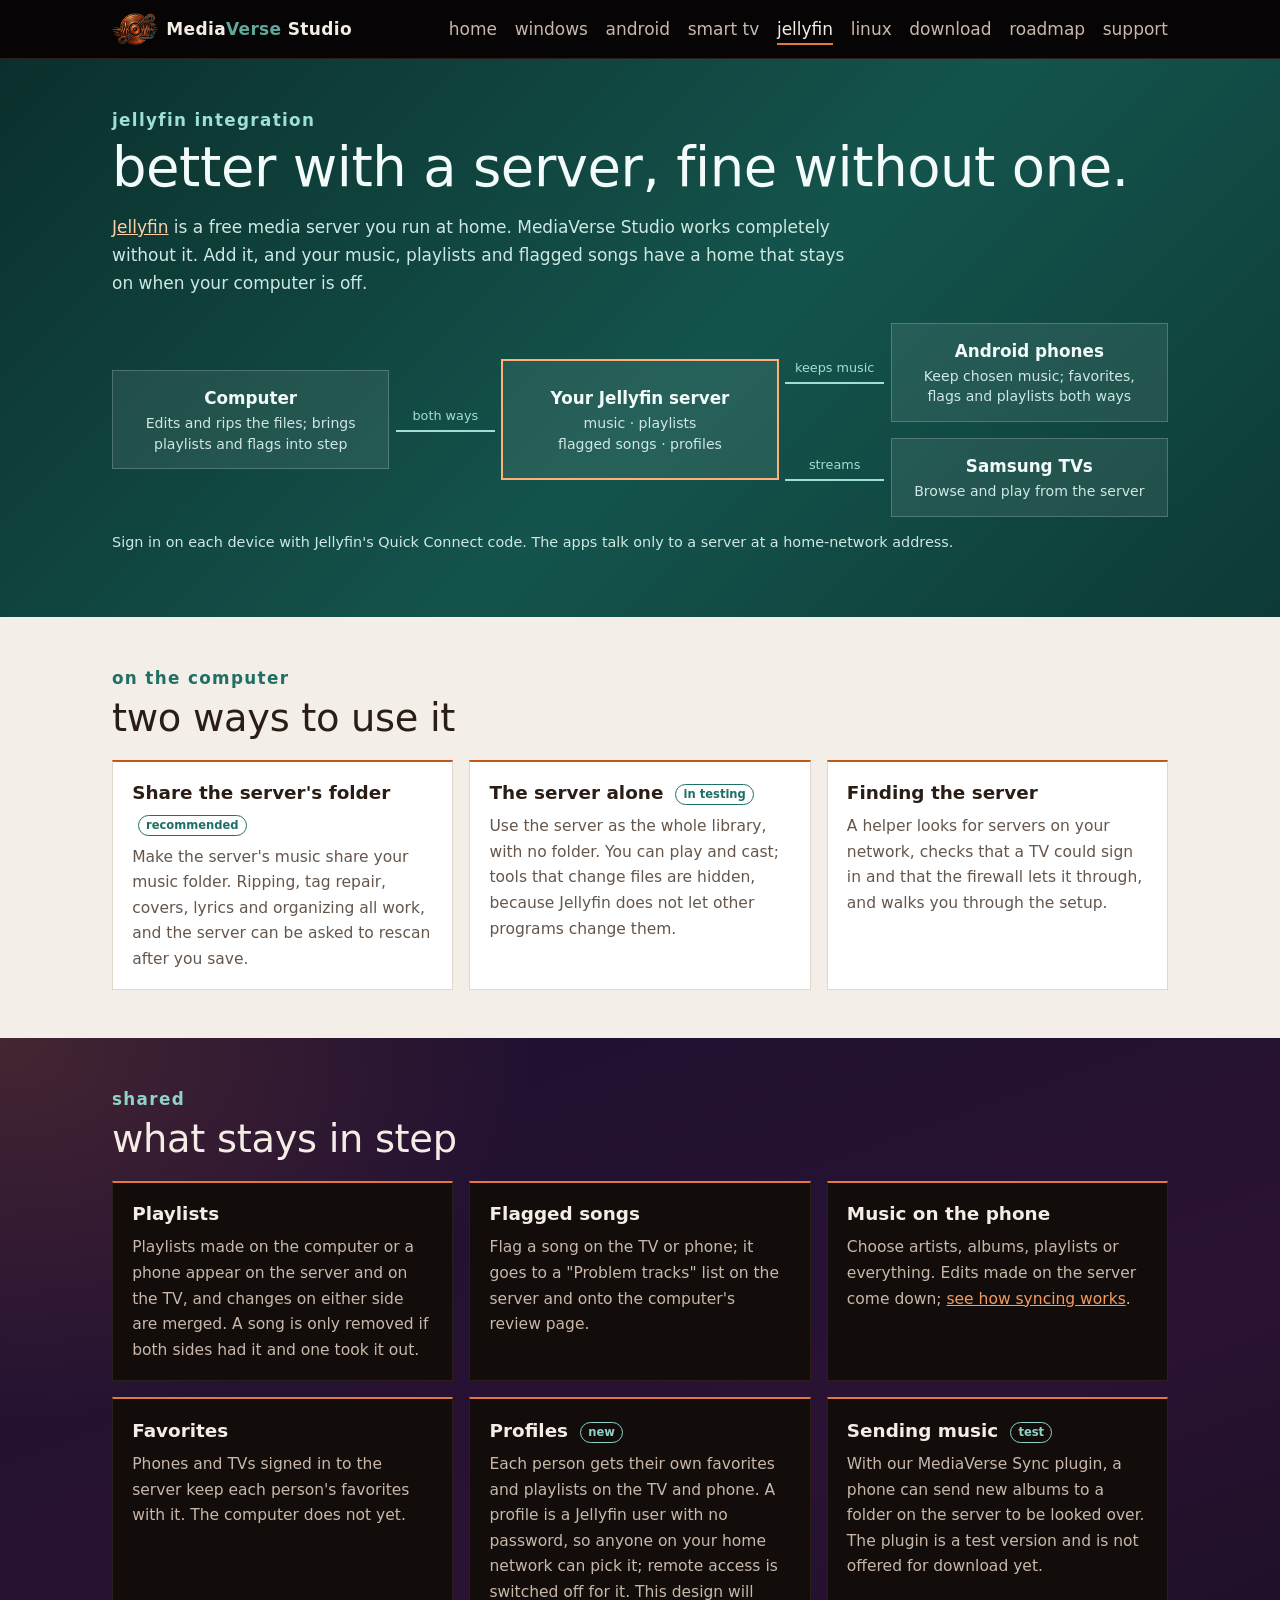
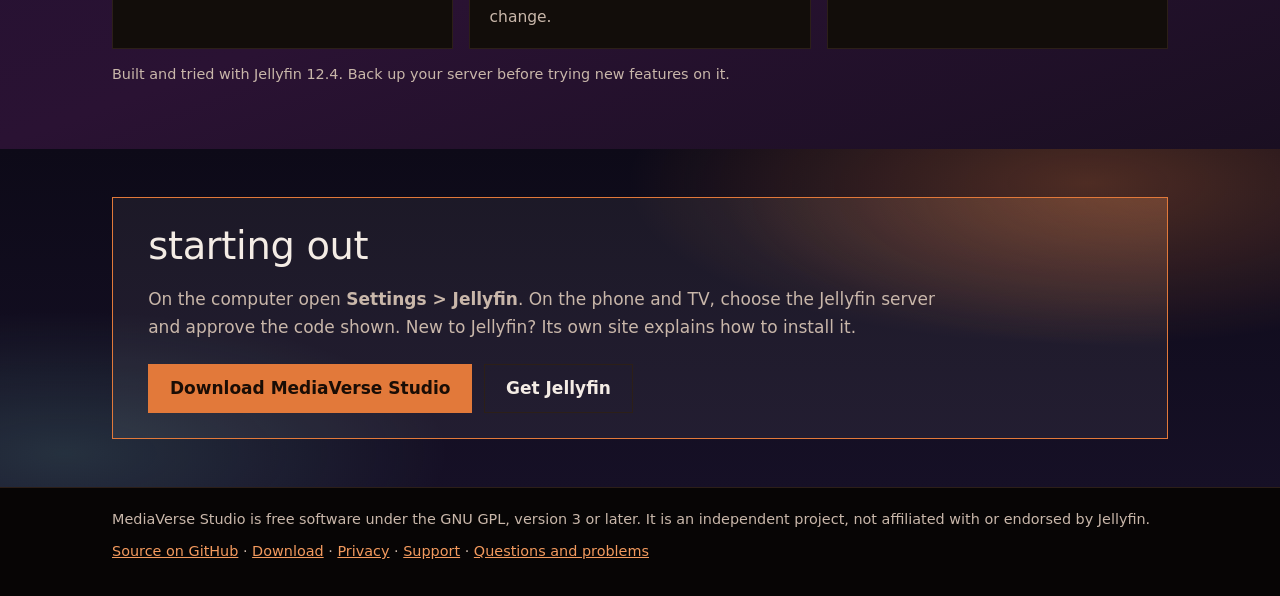
<file: jellyfin.html>
<!doctype html>
<html lang="en">
<head>
<meta charset="utf-8">
<meta name="viewport" content="width=device-width, initial-scale=1">
<title>Jellyfin · MediaVerse Studio</title>
<meta name="description" content="How MediaVerse Studio works with a Jellyfin media server on your home network: shared playlists and flagged songs, music kept on your phone, playing on the TV, and profiles. Optional.">
<meta property="og:image" content="https://mediaverse.studio/img/pc-now-playing.jpg">
<link rel="icon" href="favicon.png">
<link rel="stylesheet" href="style.css">
</head>
<body>
<header class="top"><div class="wrap">
<a class="brand" href="./"><img src="img/emblem.png" alt="" width="46" height="32"><b>Media<span>Verse</span> Studio</b></a>
<nav aria-label="Site"><a href="./">Home</a><a href="windows.html">Windows</a><a href="android.html">Android</a><a href="tv.html">Smart TV</a><a href="jellyfin.html" aria-current="page">Jellyfin</a><a href="linux.html">Linux</a><a href="download.html">Download</a><a href="roadmap.html">Roadmap</a><a href="support.html">Support</a></nav>
</div></header>

<main>
<div class="band band-teal">
<section class="wrap" aria-labelledby="jf-title">
<p class="verb">Jellyfin integration</p>
<h1 id="jf-title">Better with a server, fine without one.</h1>
<p class="lead"><a href="https://jellyfin.org/">Jellyfin</a> is a free media server you run at home. MediaVerse Studio works completely without it. Add it, and your music, playlists and flagged songs have a home that stays on when your computer is off.</p>
<div class="house">
<div class="node"><b>Computer</b><span>Edits and rips the files; brings playlists and flags into step</span></div>
<div class="link">both ways</div>
<div class="node main"><b>Your Jellyfin server</b><span>music · playlists<br>flagged songs · profiles</span></div>
<div class="links"><div class="link">keeps music</div><div class="link">streams</div></div>
<div class="stack">
<div class="node"><b>Android phones</b><span>Keep chosen music; favorites, flags and playlists both ways</span></div>
<div class="node"><b>Samsung TVs</b><span>Browse and play from the server</span></div>
</div>
</div>
<p class="note">Sign in on each device with Jellyfin's Quick Connect code. The apps talk only to a server at a home-network address.</p>
</section>
</div>

<div class="band band-paper">
<section class="wrap" aria-labelledby="pc-title">
<p class="verb">On the computer</p>
<h2 id="pc-title">Two ways to use it</h2>
<div class="facts">
<div><h3>Share the server's folder <span class="tag">recommended</span></h3><p>Make the server's music share your music folder. Ripping, tag repair, covers, lyrics and organizing all work, and the server can be asked to rescan after you save.</p></div>
<div><h3>The server alone <span class="tag">in testing</span></h3><p>Use the server as the whole library, with no folder. You can play and cast; tools that change files are hidden, because Jellyfin does not let other programs change them.</p></div>
<div><h3>Finding the server</h3><p>A helper looks for servers on your network, checks that a TV could sign in and that the firewall lets it through, and walks you through the setup.</p></div>
</div>
</section>
</div>

<div class="band band-plum">
<section class="wrap" aria-labelledby="shared-title">
<p class="verb">Shared</p>
<h2 id="shared-title">What stays in step</h2>
<div class="facts">
<div><h3>Playlists</h3><p>Playlists made on the computer or a phone appear on the server and on the TV, and changes on either side are merged. A song is only removed if both sides had it and one took it out.</p></div>
<div><h3>Flagged songs</h3><p>Flag a song on the TV or phone; it goes to a "Problem tracks" list on the server and onto the computer's review page.</p></div>
<div><h3>Music on the phone</h3><p>Choose artists, albums, playlists or everything. Edits made on the server come down; <a href="android.html#sync">see how syncing works</a>.</p></div>
<div><h3>Favorites</h3><p>Phones and TVs signed in to the server keep each person's favorites with it. The computer does not yet.</p></div>
<div><h3>Profiles <span class="tag">new</span></h3><p>Each person gets their own favorites and playlists on the TV and phone. A profile is a Jellyfin user with no password, so anyone on your home network can pick it; remote access is switched off for it. This design will change.</p></div>
<div><h3>Sending music <span class="tag">test</span></h3><p>With our MediaVerse Sync plugin, a phone can send new albums to a folder on the server to be looked over. The plugin is a test version and is not offered for download yet.</p></div>
</div>
<p class="note">Built and tried with Jellyfin 12.4. Back up your server before trying new features on it.</p>
</section>
</div>

<div class="band band-night">
<section class="wrap" aria-labelledby="start-title">
<div class="callout">
<h2 id="start-title">Starting out</h2>
<p>On the computer open <b>Settings &gt; Jellyfin</b>. On the phone and TV, choose the Jellyfin server and approve the code shown. New to Jellyfin? Its own site explains how to install it.</p>
<p class="cta"><a class="button" href="download.html">Download MediaVerse Studio</a><a class="button ghost" href="https://jellyfin.org/downloads/">Get Jellyfin</a></p>
</div>
</section>
</div>
</main>

<footer class="foot"><div class="wrap">
<p>MediaVerse Studio is free software under the GNU GPL, version 3 or later. It is an independent project, not affiliated with or endorsed by Jellyfin.</p>
<p><a href="https://github.com/MediaVerseStudio/MediaVerse-Studio">Source on GitHub</a> · <a href="download.html">Download</a> · <a href="privacy.html">Privacy</a> · <a href="support.html">Support</a> · <a href="https://github.com/MediaVerseStudio/MediaVerse-Studio/issues">Questions and problems</a></p>
</div></footer>
</body>
</html>
</file>
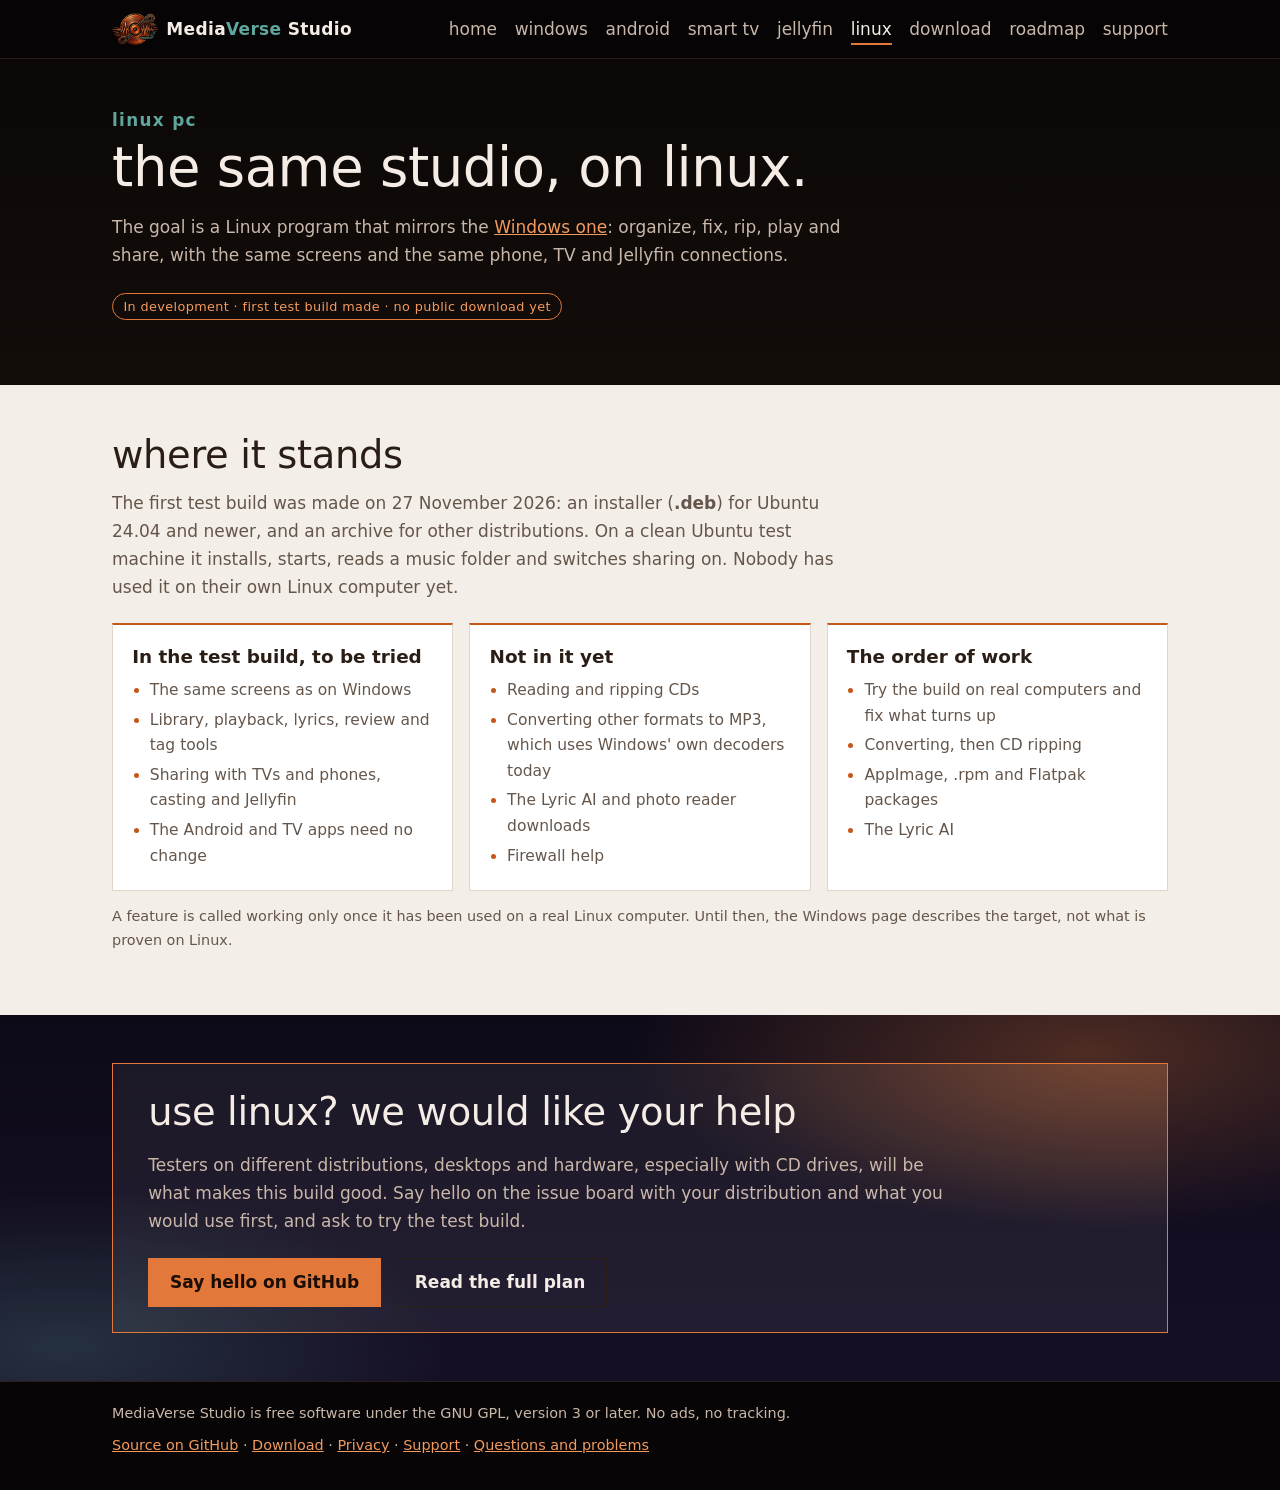
<file: linux.html>
<!doctype html>
<html lang="en">
<head>
<meta charset="utf-8">
<meta name="viewport" content="width=device-width, initial-scale=1">
<title>Linux PC · MediaVerse Studio</title>
<meta name="description" content="MediaVerse Studio for Linux is in development, with a first test build and no public download yet. The aim is a program that mirrors the Windows version. What is in the build, what is missing, and how to help.">
<link rel="icon" href="favicon.png">
<link rel="stylesheet" href="style.css">
</head>
<body>
<header class="top"><div class="wrap">
<a class="brand" href="./"><img src="img/emblem.png" alt="" width="46" height="32"><b>Media<span>Verse</span> Studio</b></a>
<nav aria-label="Site"><a href="./">Home</a><a href="windows.html">Windows</a><a href="android.html">Android</a><a href="tv.html">Smart TV</a><a href="jellyfin.html">Jellyfin</a><a href="linux.html" aria-current="page">Linux</a><a href="download.html">Download</a><a href="roadmap.html">Roadmap</a><a href="support.html">Support</a></nav>
</div></header>

<main>
<div class="band band-dark">
<section class="wrap" aria-labelledby="linux-title">
<p class="verb">Linux PC</p>
<h1 id="linux-title">The same studio, on Linux.</h1>
<p class="lead">The goal is a Linux program that mirrors the <a href="windows.html">Windows one</a>: organize, fix, rip, play and share, with the same screens and the same phone, TV and Jellyfin connections.</p>
<p><span class="pill soon">In development · first test build made · no public download yet</span></p>
</section>
</div>

<div class="band band-paper">
<section class="wrap" aria-labelledby="carry-title">
<h2 id="carry-title">Where it stands</h2>
<p class="lead">The first test build was made on 27 November 2026: an installer (<b>.deb</b>) for Ubuntu 24.04 and newer, and an archive for other distributions. On a clean Ubuntu test machine it installs, starts, reads a music folder and switches sharing on. Nobody has used it on their own Linux computer yet.</p>
<div class="facts">
<div><h3>In the test build, to be tried</h3><ul>
<li>The same screens as on Windows</li>
<li>Library, playback, lyrics, review and tag tools</li>
<li>Sharing with TVs and phones, casting and Jellyfin</li>
<li>The Android and TV apps need no change</li>
</ul></div>
<div><h3>Not in it yet</h3><ul>
<li>Reading and ripping CDs</li>
<li>Converting other formats to MP3, which uses Windows' own decoders today</li>
<li>The Lyric AI and photo reader downloads</li>
<li>Firewall help</li>
</ul></div>
<div><h3>The order of work</h3><ul>
<li>Try the build on real computers and fix what turns up</li>
<li>Converting, then CD ripping</li>
<li>AppImage, .rpm and Flatpak packages</li>
<li>The Lyric AI</li>
</ul></div>
</div>
<p class="note">A feature is called working only once it has been used on a real Linux computer. Until then, the Windows page describes the target, not what is proven on Linux.</p>
</section>
</div>

<div class="band band-night">
<section class="wrap" aria-labelledby="help-title">
<div class="callout">
<h2 id="help-title">Use Linux? We would like your help</h2>
<p>Testers on different distributions, desktops and hardware, especially with CD drives, will be what makes this build good. Say hello on the issue board with your distribution and what you would use first, and ask to try the test build.</p>
<p class="cta"><a class="button" href="https://github.com/MediaVerseStudio/MediaVerse-Studio/issues/new/choose">Say hello on GitHub</a><a class="button ghost" href="https://github.com/MediaVerseStudio/MediaVerse-Studio/blob/main/docs/linux-plan.md">Read the full plan</a></p>
</div>
</section>
</div>
</main>

<footer class="foot"><div class="wrap">
<p>MediaVerse Studio is free software under the GNU GPL, version 3 or later. No ads, no tracking.</p>
<p><a href="https://github.com/MediaVerseStudio/MediaVerse-Studio">Source on GitHub</a> · <a href="download.html">Download</a> · <a href="privacy.html">Privacy</a> · <a href="support.html">Support</a> · <a href="https://github.com/MediaVerseStudio/MediaVerse-Studio/issues">Questions and problems</a></p>
</div></footer>
</body>
</html>
</file>
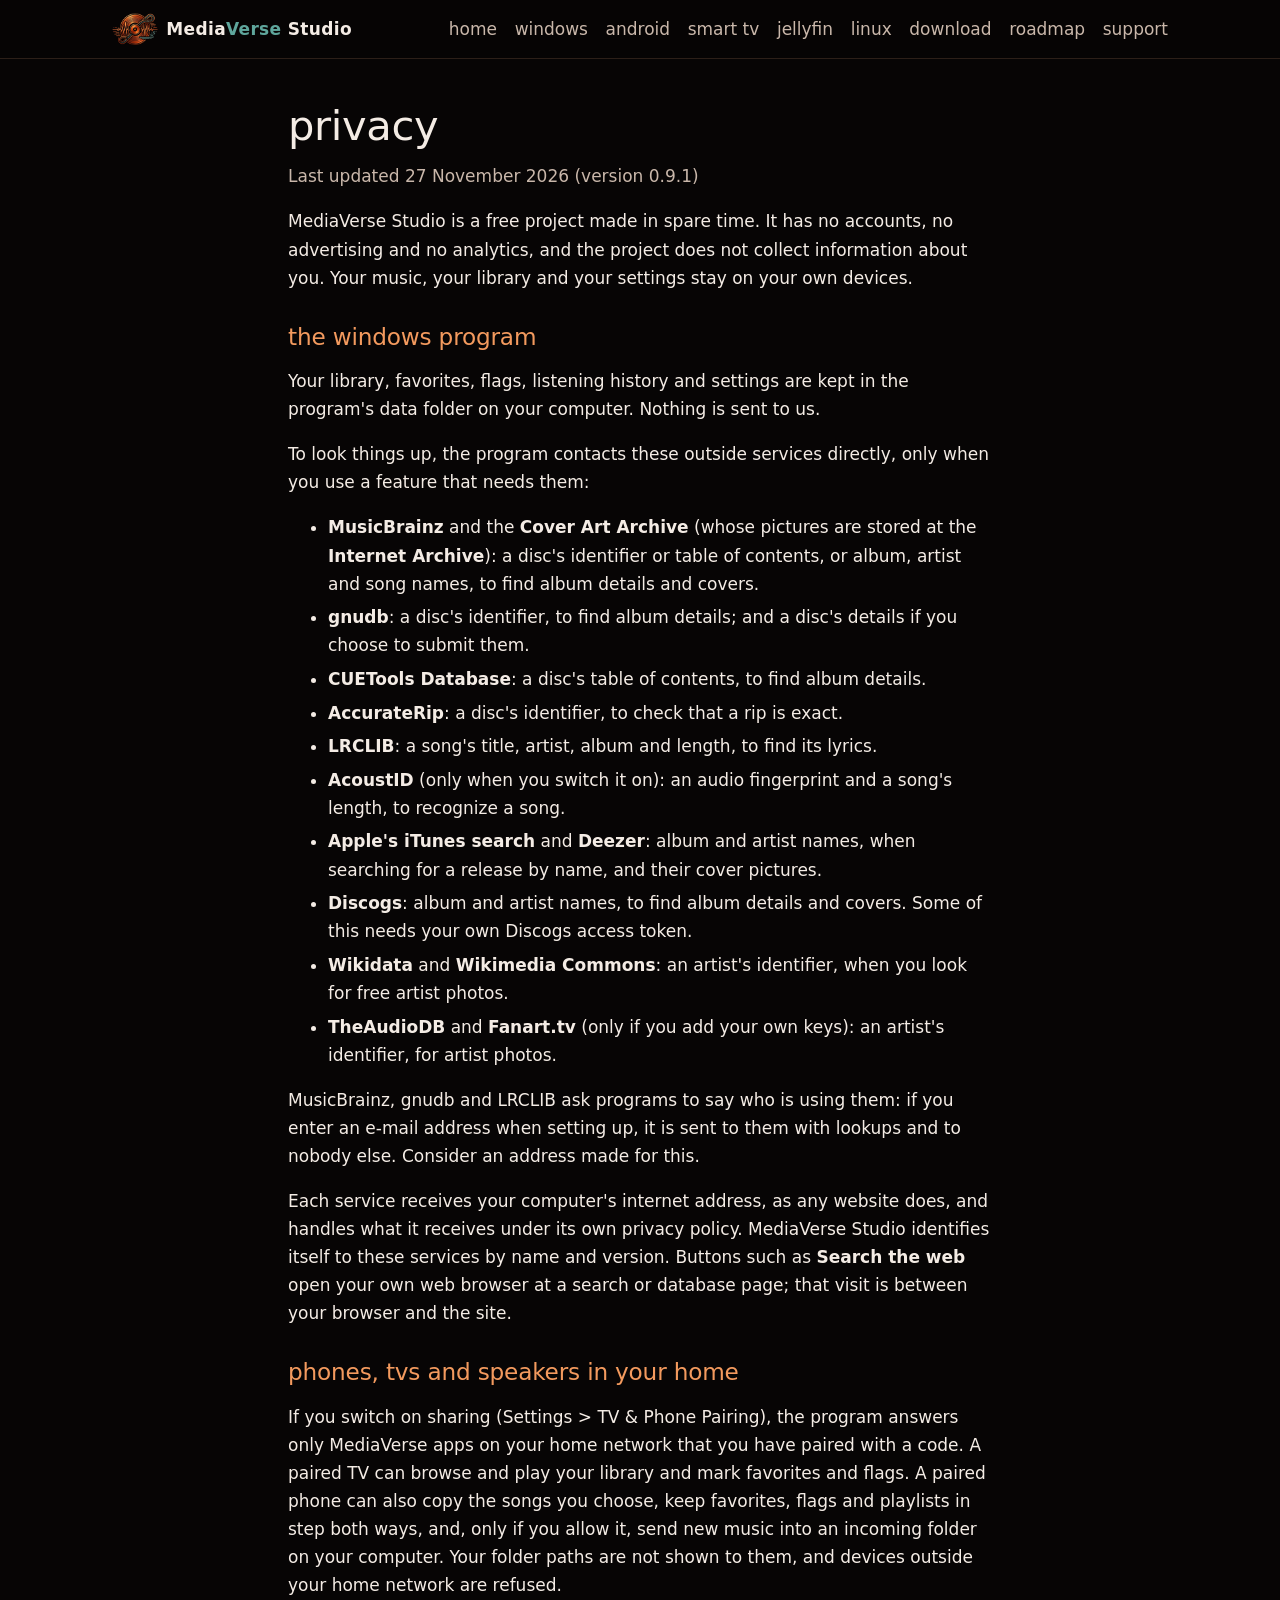
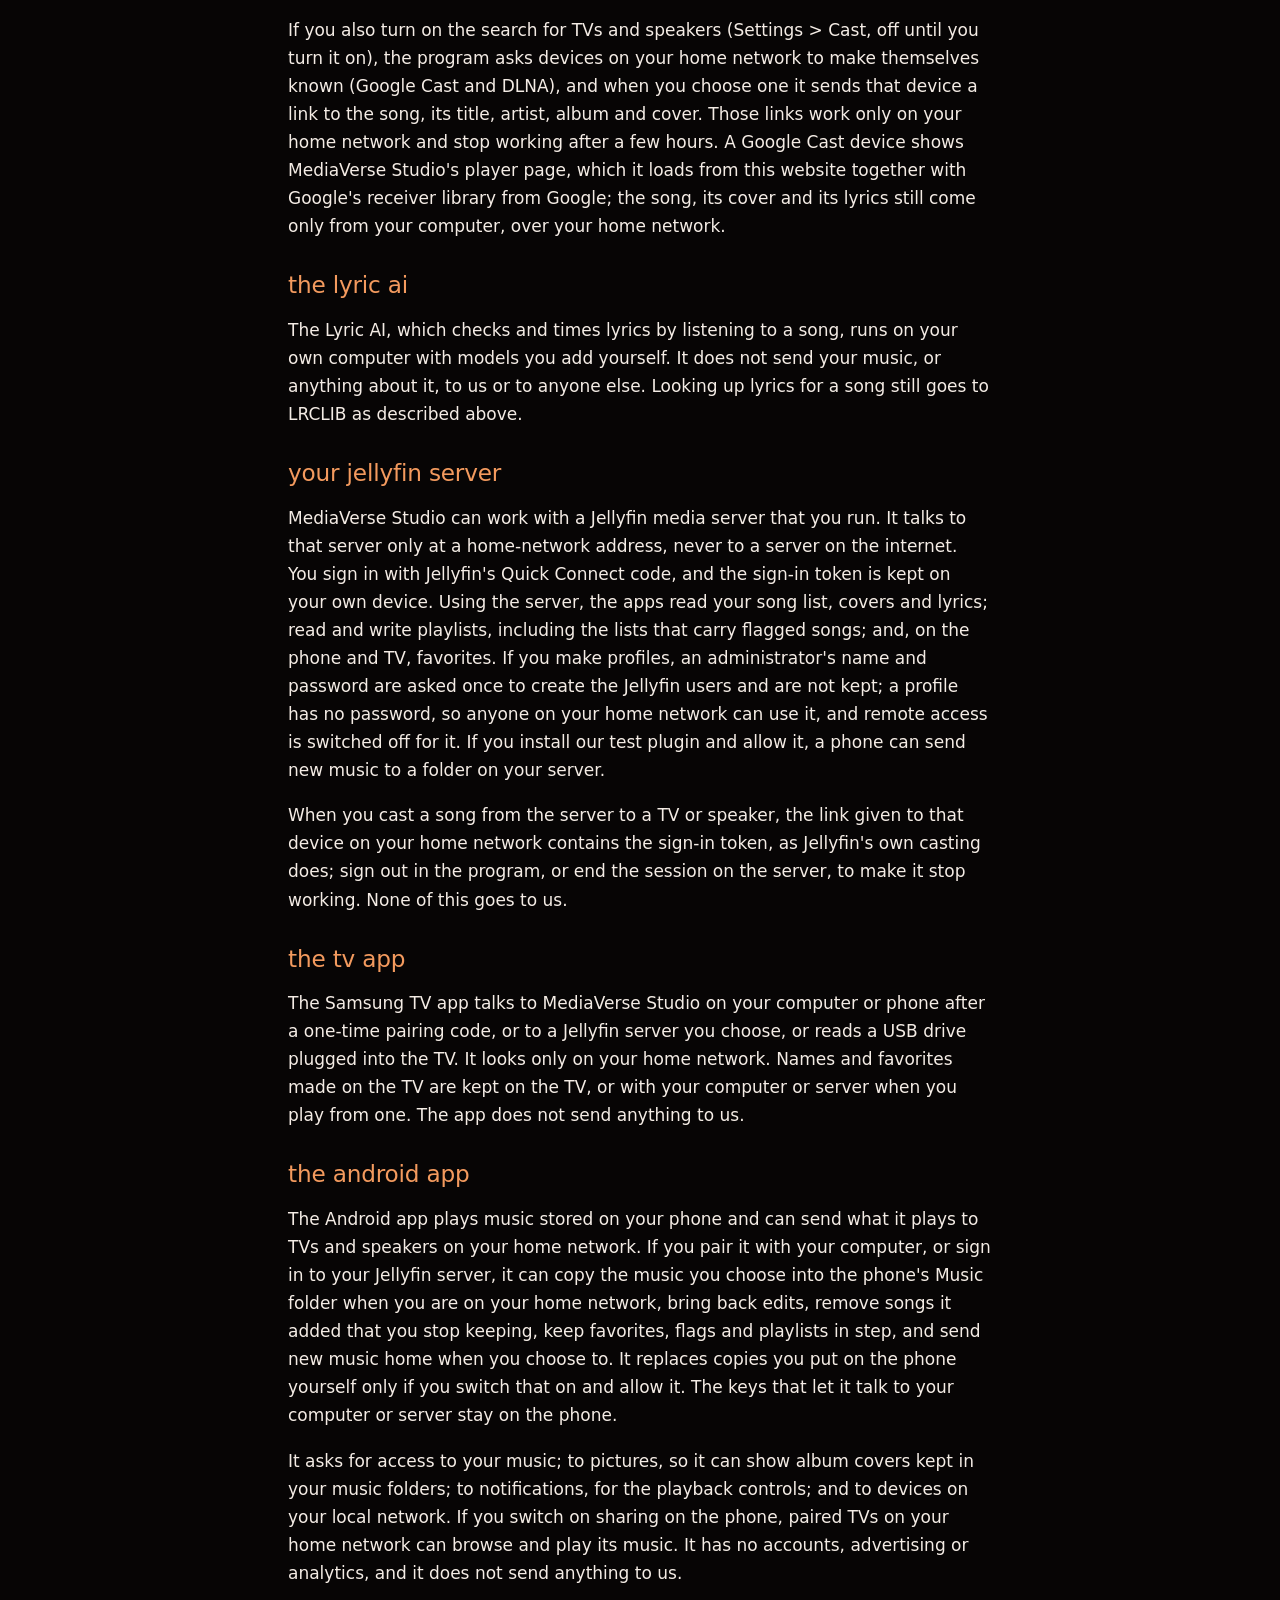
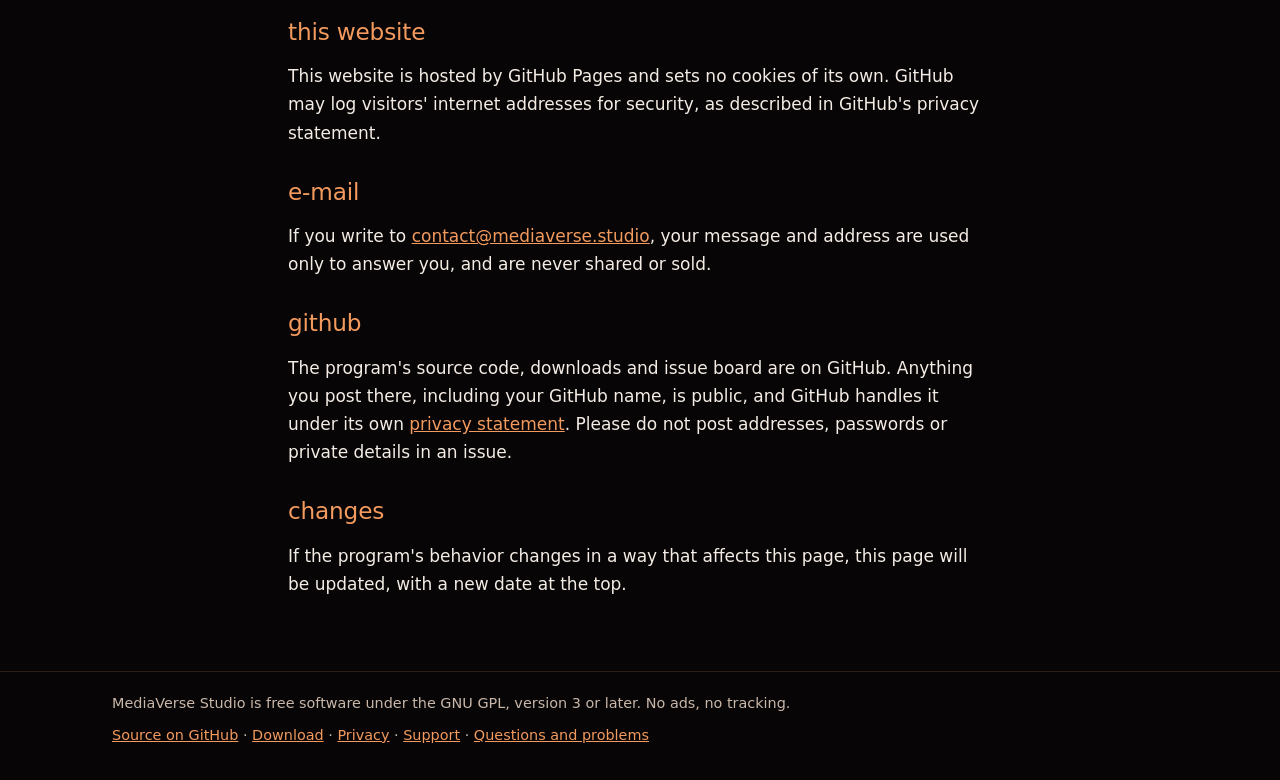
<file: privacy.html>
<!doctype html>
<html lang="en">
<head>
<meta charset="utf-8">
<meta name="viewport" content="width=device-width, initial-scale=1">
<title>Privacy · MediaVerse Studio</title>
<meta name="description" content="What MediaVerse Studio does and does not do with your information.">
<link rel="icon" href="favicon.png">
<link rel="stylesheet" href="style.css">
</head>
<body>
<header class="top"><div class="wrap">
<a class="brand" href="./"><img src="img/emblem.png" alt="" width="46" height="32"><b>Media<span>Verse</span> Studio</b></a>
<nav aria-label="Site"><a href="./">Home</a><a href="windows.html">Windows</a><a href="android.html">Android</a><a href="tv.html">Smart TV</a><a href="jellyfin.html">Jellyfin</a><a href="linux.html">Linux</a><a href="download.html">Download</a><a href="roadmap.html">Roadmap</a><a href="support.html">Support</a></nav>
</div></header>

<main class="page wrap">
<h1>Privacy</h1>
<p class="updated">Last updated 27 November 2026 (version 0.9.1)</p>

<p>MediaVerse Studio is a free project made in spare time. It has no accounts, no advertising and no analytics, and the project does not collect information about you. Your music, your library and your settings stay on your own devices.</p>

<h2>The Windows program</h2>
<p>Your library, favorites, flags, listening history and settings are kept in the program's data folder on your computer. Nothing is sent to us.</p>
<p>To look things up, the program contacts these outside services directly, only when you use a feature that needs them:</p>
<ul>
<li><strong>MusicBrainz</strong> and the <strong>Cover Art Archive</strong> (whose pictures are stored at the <strong>Internet Archive</strong>): a disc's identifier or table of contents, or album, artist and song names, to find album details and covers.</li>
<li><strong>gnudb</strong>: a disc's identifier, to find album details; and a disc's details if you choose to submit them.</li>
<li><strong>CUETools Database</strong>: a disc's table of contents, to find album details.</li>
<li><strong>AccurateRip</strong>: a disc's identifier, to check that a rip is exact.</li>
<li><strong>LRCLIB</strong>: a song's title, artist, album and length, to find its lyrics.</li>
<li><strong>AcoustID</strong> (only when you switch it on): an audio fingerprint and a song's length, to recognize a song.</li>
<li><strong>Apple's iTunes search</strong> and <strong>Deezer</strong>: album and artist names, when searching for a release by name, and their cover pictures.</li>
<li><strong>Discogs</strong>: album and artist names, to find album details and covers. Some of this needs your own Discogs access token.</li>
<li><strong>Wikidata</strong> and <strong>Wikimedia Commons</strong>: an artist's identifier, when you look for free artist photos.</li>
<li><strong>TheAudioDB</strong> and <strong>Fanart.tv</strong> (only if you add your own keys): an artist's identifier, for artist photos.</li>
</ul>
<p>MusicBrainz, gnudb and LRCLIB ask programs to say who is using them: if you enter an e-mail address when setting up, it is sent to them with lookups and to nobody else. Consider an address made for this.</p>
<p>Each service receives your computer's internet address, as any website does, and handles what it receives under its own privacy policy. MediaVerse Studio identifies itself to these services by name and version. Buttons such as <b>Search the web</b> open your own web browser at a search or database page; that visit is between your browser and the site.</p>

<h2>Phones, TVs and speakers in your home</h2>
<p>If you switch on sharing (Settings &gt; TV &amp; Phone Pairing), the program answers only MediaVerse apps on your home network that you have paired with a code. A paired TV can browse and play your library and mark favorites and flags. A paired phone can also copy the songs you choose, keep favorites, flags and playlists in step both ways, and, only if you allow it, send new music into an incoming folder on your computer. Your folder paths are not shown to them, and devices outside your home network are refused.</p>
<p>If you also turn on the search for TVs and speakers (Settings &gt; Cast, off until you turn it on), the program asks devices on your home network to make themselves known (Google Cast and DLNA), and when you choose one it sends that device a link to the song, its title, artist, album and cover. Those links work only on your home network and stop working after a few hours. A Google Cast device shows MediaVerse Studio's player page, which it loads from this website together with Google's receiver library from Google; the song, its cover and its lyrics still come only from your computer, over your home network.</p>

<h2>The Lyric AI</h2>
<p>The Lyric AI, which checks and times lyrics by listening to a song, runs on your own computer with models you add yourself. It does not send your music, or anything about it, to us or to anyone else. Looking up lyrics for a song still goes to LRCLIB as described above.</p>

<h2>Your Jellyfin server</h2>
<p>MediaVerse Studio can work with a Jellyfin media server that you run. It talks to that server only at a home-network address, never to a server on the internet. You sign in with Jellyfin's Quick Connect code, and the sign-in token is kept on your own device. Using the server, the apps read your song list, covers and lyrics; read and write playlists, including the lists that carry flagged songs; and, on the phone and TV, favorites. If you make profiles, an administrator's name and password are asked once to create the Jellyfin users and are not kept; a profile has no password, so anyone on your home network can use it, and remote access is switched off for it. If you install our test plugin and allow it, a phone can send new music to a folder on your server.</p>
<p>When you cast a song from the server to a TV or speaker, the link given to that device on your home network contains the sign-in token, as Jellyfin's own casting does; sign out in the program, or end the session on the server, to make it stop working. None of this goes to us.</p>

<h2>The TV app</h2>
<p>The Samsung TV app talks to MediaVerse Studio on your computer or phone after a one-time pairing code, or to a Jellyfin server you choose, or reads a USB drive plugged into the TV. It looks only on your home network. Names and favorites made on the TV are kept on the TV, or with your computer or server when you play from one. The app does not send anything to us.</p>

<h2>The Android app</h2>
<p>The Android app plays music stored on your phone and can send what it plays to TVs and speakers on your home network. If you pair it with your computer, or sign in to your Jellyfin server, it can copy the music you choose into the phone's Music folder when you are on your home network, bring back edits, remove songs it added that you stop keeping, keep favorites, flags and playlists in step, and send new music home when you choose to. It replaces copies you put on the phone yourself only if you switch that on and allow it. The keys that let it talk to your computer or server stay on the phone.</p>
<p>It asks for access to your music; to pictures, so it can show album covers kept in your music folders; to notifications, for the playback controls; and to devices on your local network. If you switch on sharing on the phone, paired TVs on your home network can browse and play its music. It has no accounts, advertising or analytics, and it does not send anything to us.</p>

<h2>This website</h2>
<p>This website is hosted by GitHub Pages and sets no cookies of its own. GitHub may log visitors' internet addresses for security, as described in GitHub's privacy statement.</p>

<h2>E-mail</h2>
<p>If you write to <a href="mailto:contact@mediaverse.studio">contact@mediaverse.studio</a>, your message and address are used only to answer you, and are never shared or sold.</p>
<h2>GitHub</h2>
<p>The program's source code, downloads and issue board are on GitHub. Anything you post there, including your GitHub name, is public, and GitHub handles it under its own <a href="https://docs.github.com/site-policy/privacy-policies/github-general-privacy-statement">privacy statement</a>. Please do not post addresses, passwords or private details in an issue.</p>

<h2>Changes</h2>
<p>If the program's behavior changes in a way that affects this page, this page will be updated, with a new date at the top.</p>
</main>

<footer class="foot"><div class="wrap">
<p>MediaVerse Studio is free software under the GNU GPL, version 3 or later. No ads, no tracking.</p>
<p><a href="https://github.com/MediaVerseStudio/MediaVerse-Studio">Source on GitHub</a> · <a href="download.html">Download</a> · <a href="privacy.html">Privacy</a> · <a href="support.html">Support</a> · <a href="https://github.com/MediaVerseStudio/MediaVerse-Studio/issues">Questions and problems</a></p>
</div></footer>
</body>
</html>
</file>
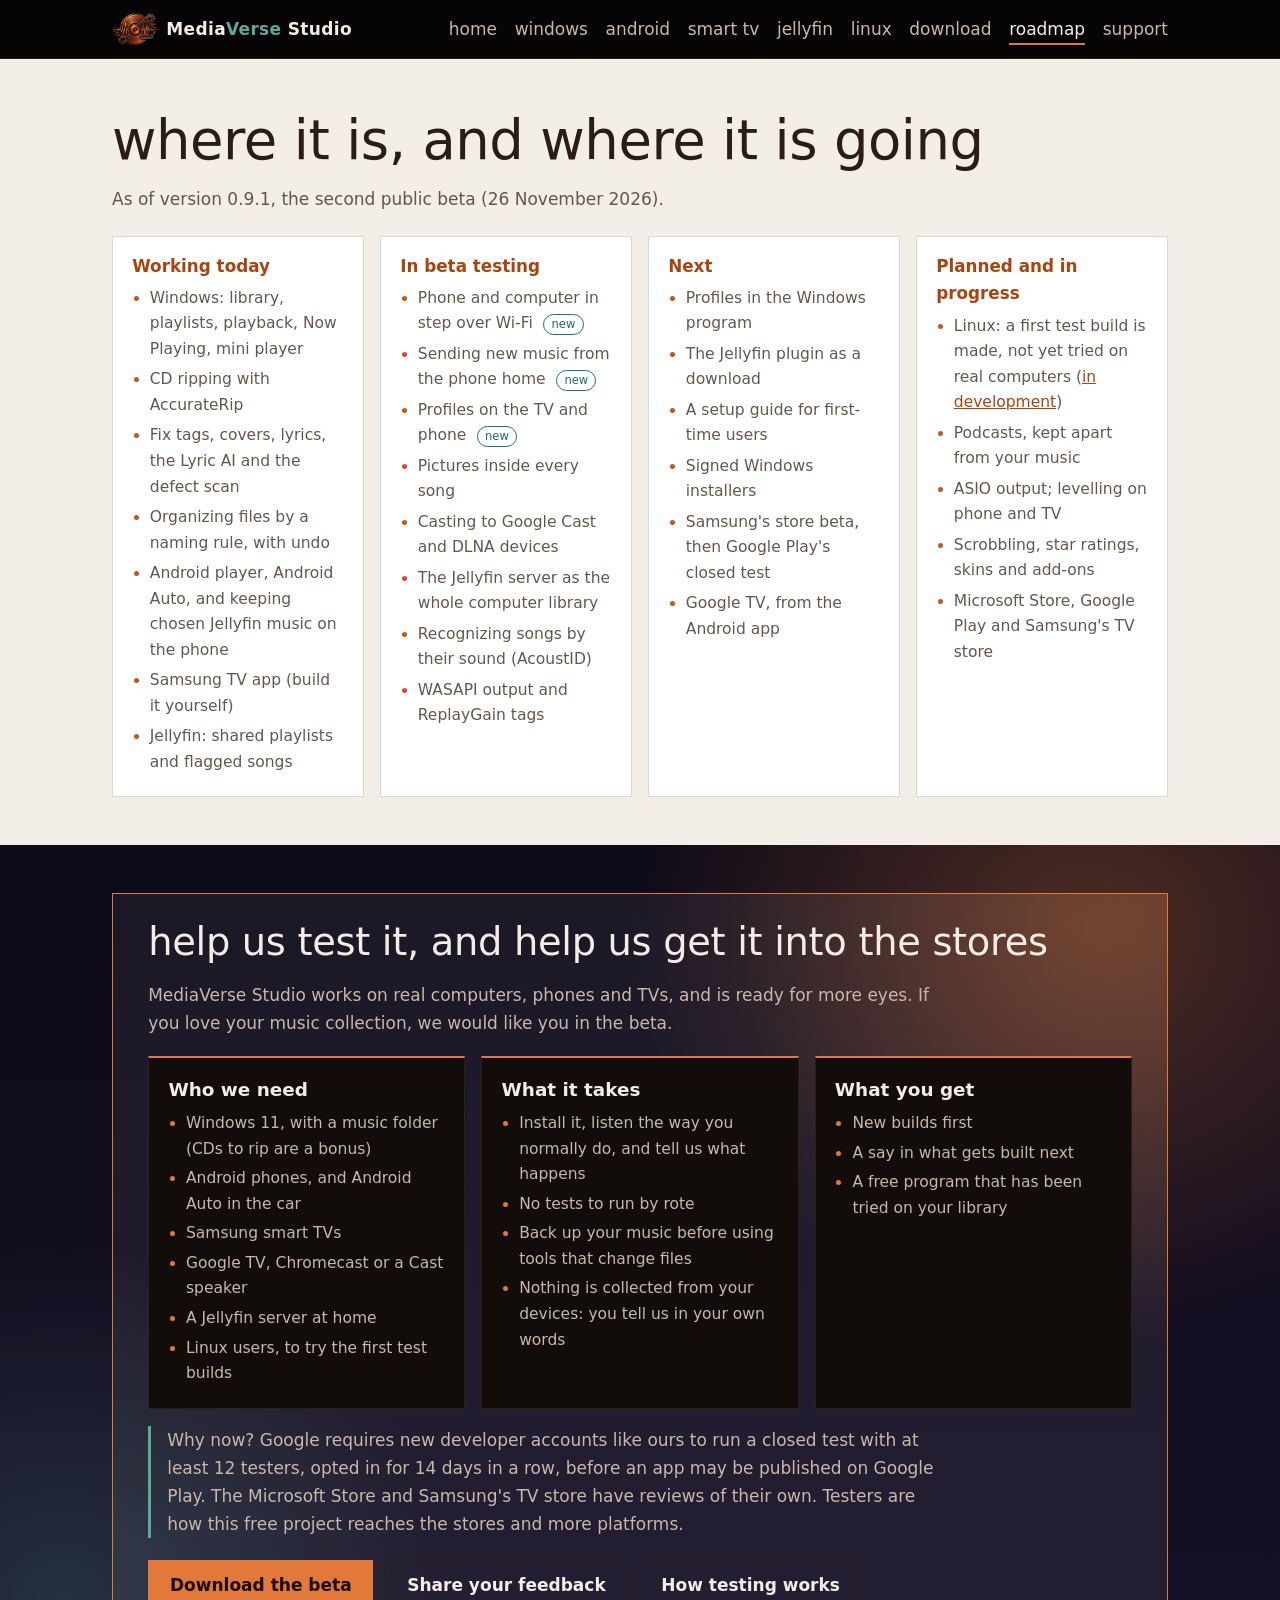
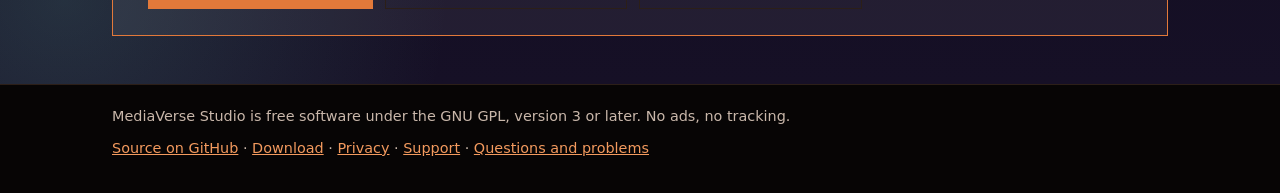
<file: roadmap.html>
<!doctype html>
<html lang="en">
<head>
<meta charset="utf-8">
<meta name="viewport" content="width=device-width, initial-scale=1">
<title>Roadmap and beta · MediaVerse Studio</title>
<meta name="description" content="What works in MediaVerse Studio today, what is in beta testing, what comes next, and how to help test it.">
<link rel="icon" href="favicon.png">
<link rel="stylesheet" href="style.css">
</head>
<body>
<header class="top"><div class="wrap">
<a class="brand" href="./"><img src="img/emblem.png" alt="" width="46" height="32"><b>Media<span>Verse</span> Studio</b></a>
<nav aria-label="Site"><a href="./">Home</a><a href="windows.html">Windows</a><a href="android.html">Android</a><a href="tv.html">Smart TV</a><a href="jellyfin.html">Jellyfin</a><a href="linux.html">Linux</a><a href="download.html">Download</a><a href="roadmap.html" aria-current="page">Roadmap</a><a href="support.html">Support</a></nav>
</div></header>

<main>
<div class="band band-paper">
<section class="wrap" aria-labelledby="status-title">
<h1 id="status-title">Where it is, and where it is going</h1>
<p class="lead">As of version 0.9.1, the second public beta (26 November 2026).</p>
<div class="roadmap">
<div><h3>Working today</h3><ul>
<li>Windows: library, playlists, playback, Now Playing, mini player</li>
<li>CD ripping with AccurateRip</li>
<li>Fix tags, covers, lyrics, the Lyric AI and the defect scan</li>
<li>Organizing files by a naming rule, with undo</li>
<li>Android player, Android Auto, and keeping chosen Jellyfin music on the phone</li>
<li>Samsung TV app (build it yourself)</li>
<li>Jellyfin: shared playlists and flagged songs</li>
</ul></div>
<div><h3>In beta testing</h3><ul>
<li>Phone and computer in step over Wi-Fi <span class="tag">new</span></li>
<li>Sending new music from the phone home <span class="tag">new</span></li>
<li>Profiles on the TV and phone <span class="tag">new</span></li>
<li>Pictures inside every song</li>
<li>Casting to Google Cast and DLNA devices</li>
<li>The Jellyfin server as the whole computer library</li>
<li>Recognizing songs by their sound (AcoustID)</li>
<li>WASAPI output and ReplayGain tags</li>
</ul></div>
<div><h3>Next</h3><ul>
<li>Profiles in the Windows program</li>
<li>The Jellyfin plugin as a download</li>
<li>A setup guide for first-time users</li>
<li>Signed Windows installers</li>
<li>Samsung's store beta, then Google Play's closed test</li>
<li>Google TV, from the Android app</li>
</ul></div>
<div><h3>Planned and in progress</h3><ul>
<li>Linux: a first test build is made, not yet tried on real computers (<a href="linux.html">in development</a>)</li>
<li>Podcasts, kept apart from your music</li>
<li>ASIO output; levelling on phone and TV</li>
<li>Scrobbling, star ratings, skins and add-ons</li>
<li>Microsoft Store, Google Play and Samsung's TV store</li>
</ul></div>
</div>
</section>
</div>

<div id="beta" class="band band-night">
<section class="wrap" aria-labelledby="beta-title">
<div class="callout">
<h2 id="beta-title">Help us test it, and help us get it into the stores</h2>
<p>MediaVerse Studio works on real computers, phones and TVs, and is ready for more eyes. If you love your music collection, we would like you in the beta.</p>
<div class="facts">
<div><h3>Who we need</h3><ul>
<li>Windows 11, with a music folder (CDs to rip are a bonus)</li>
<li>Android phones, and Android Auto in the car</li>
<li>Samsung smart TVs</li>
<li>Google TV, Chromecast or a Cast speaker</li>
<li>A Jellyfin server at home</li>
<li>Linux users, to try the first test builds</li>
</ul></div>
<div><h3>What it takes</h3><ul>
<li>Install it, listen the way you normally do, and tell us what happens</li>
<li>No tests to run by rote</li>
<li>Back up your music before using tools that change files</li>
<li>Nothing is collected from your devices: you tell us in your own words</li>
</ul></div>
<div><h3>What you get</h3><ul>
<li>New builds first</li>
<li>A say in what gets built next</li>
<li>A free program that has been tried on your library</li>
</ul></div>
</div>
<p class="why">Why now? Google requires new developer accounts like ours to run a closed test with at least 12 testers, opted in for 14 days in a row, before an app may be published on Google Play. The Microsoft Store and Samsung's TV store have reviews of their own. Testers are how this free project reaches the stores and more platforms.</p>
<p class="cta"><a class="button" href="download.html">Download the beta</a><a class="button ghost" href="https://github.com/MediaVerseStudio/MediaVerse-Studio/issues/new?template=beta_feedback.md">Share your feedback</a><a class="button ghost" href="support.html">How testing works</a></p>
</div>
</section>
</div>
</main>

<footer class="foot"><div class="wrap">
<p>MediaVerse Studio is free software under the GNU GPL, version 3 or later. No ads, no tracking.</p>
<p><a href="https://github.com/MediaVerseStudio/MediaVerse-Studio">Source on GitHub</a> · <a href="download.html">Download</a> · <a href="privacy.html">Privacy</a> · <a href="support.html">Support</a> · <a href="https://github.com/MediaVerseStudio/MediaVerse-Studio/issues">Questions and problems</a></p>
</div></footer>
</body>
</html>
</file>
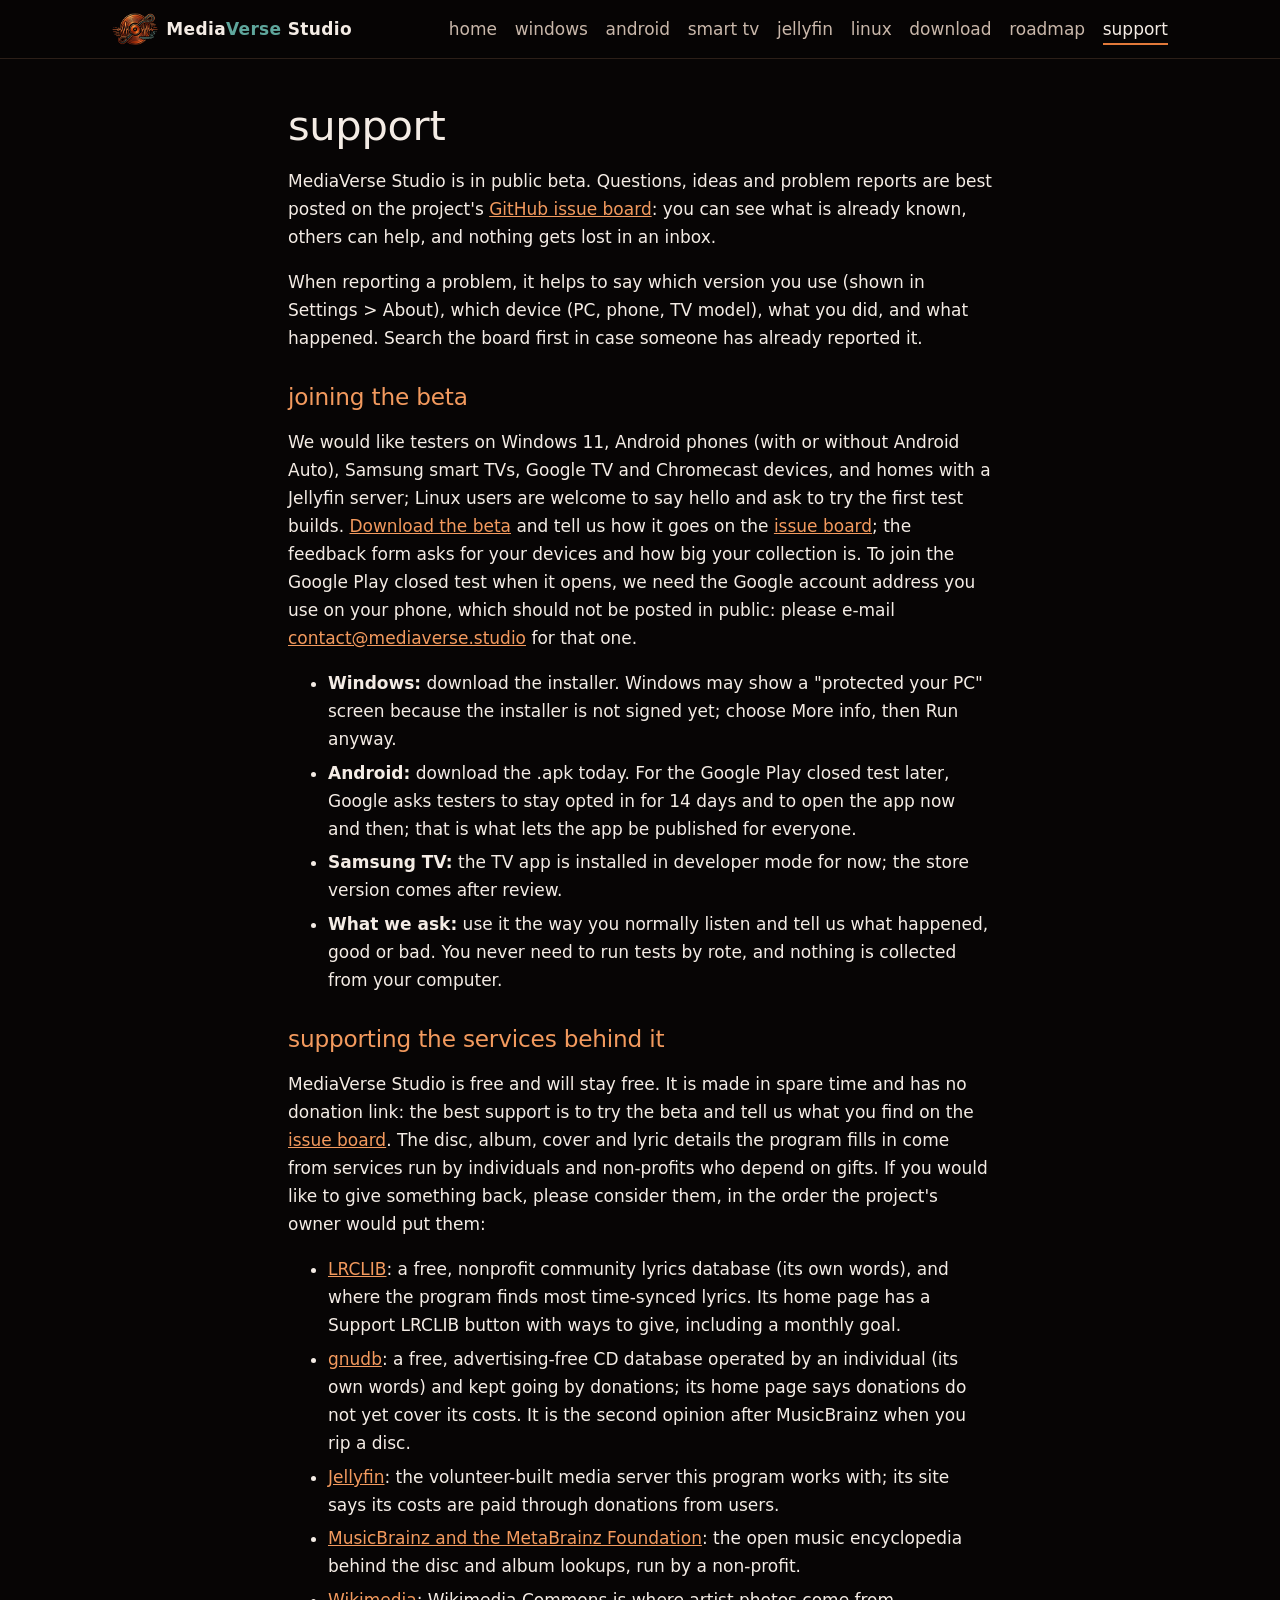
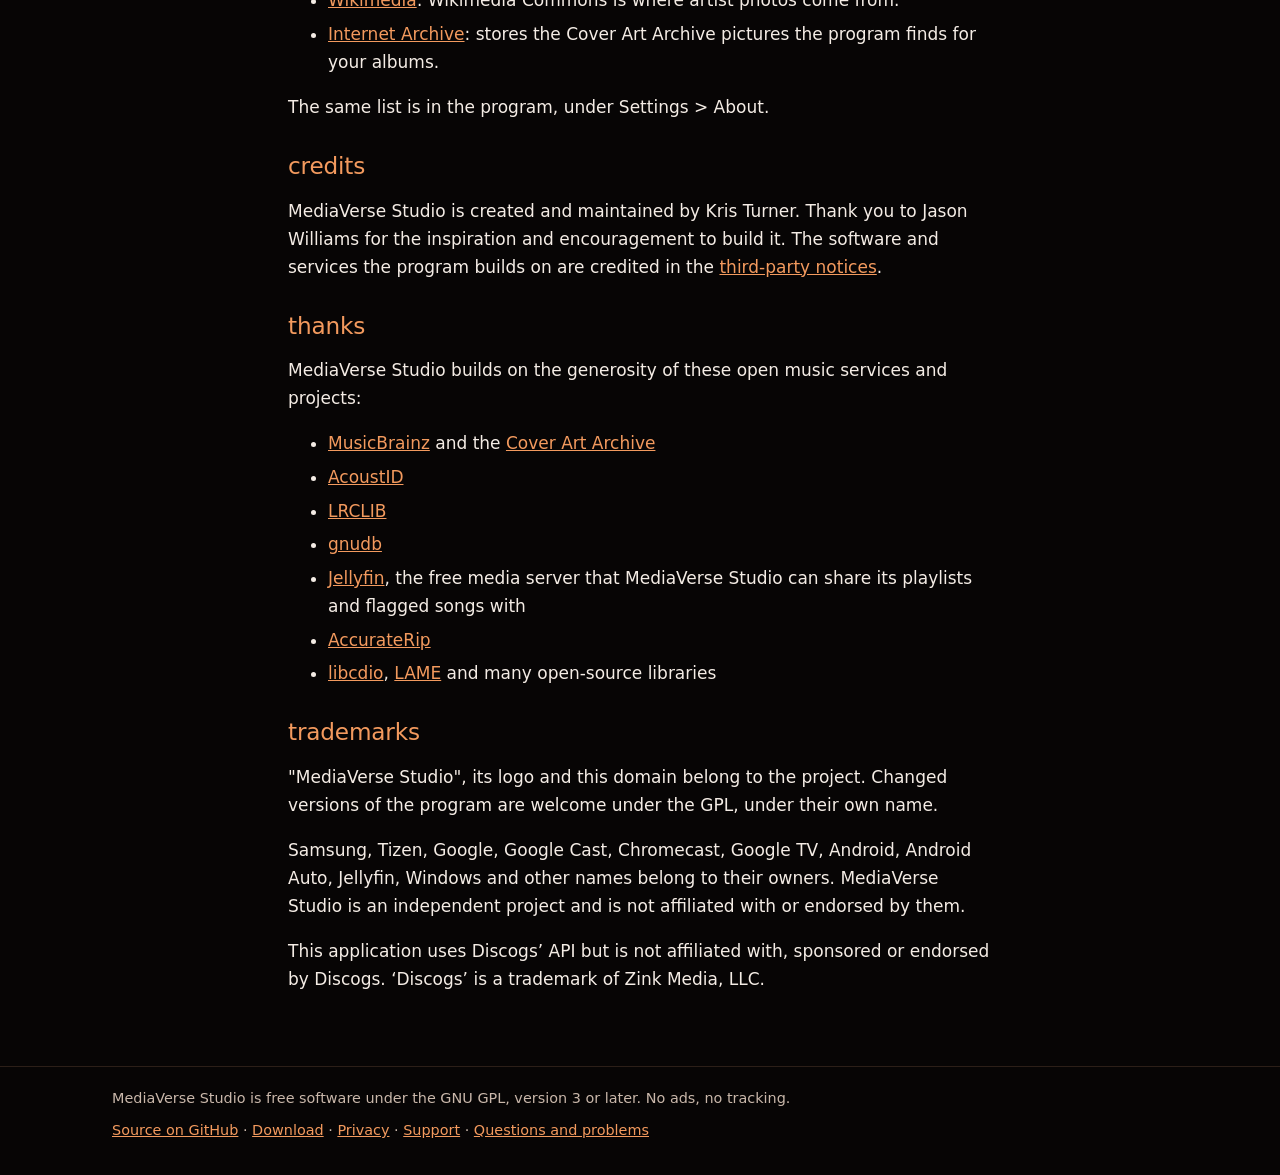
<file: support.html>
<!doctype html>
<html lang="en">
<head>
<meta charset="utf-8">
<meta name="viewport" content="width=device-width, initial-scale=1">
<title>Support · MediaVerse Studio</title>
<meta name="description" content="How to get help with MediaVerse Studio, join the beta, and support the services it builds on.">
<link rel="icon" href="favicon.png">
<link rel="stylesheet" href="style.css">
</head>
<body>
<header class="top"><div class="wrap">
<a class="brand" href="./"><img src="img/emblem.png" alt="" width="46" height="32"><b>Media<span>Verse</span> Studio</b></a>
<nav aria-label="Site"><a href="./">Home</a><a href="windows.html">Windows</a><a href="android.html">Android</a><a href="tv.html">Smart TV</a><a href="jellyfin.html">Jellyfin</a><a href="linux.html">Linux</a><a href="download.html">Download</a><a href="roadmap.html">Roadmap</a><a href="support.html" aria-current="page">Support</a></nav>
</div></header>

<main class="page wrap">
<h1>Support</h1>
<p>MediaVerse Studio is in public beta. Questions, ideas and problem reports are best posted on the project's <a href="https://github.com/MediaVerseStudio/MediaVerse-Studio/issues/new/choose">GitHub issue board</a>: you can see what is already known, others can help, and nothing gets lost in an inbox.</p>
<p>When reporting a problem, it helps to say which version you use (shown in Settings &gt; About), which device (PC, phone, TV model), what you did, and what happened. Search the board first in case someone has already reported it.</p>

<h2>Joining the beta</h2>
<p>We would like testers on Windows 11, Android phones (with or without Android Auto), Samsung smart TVs, Google TV and Chromecast devices, and homes with a Jellyfin server; Linux users are welcome to say hello and ask to try the first test builds. <a href="download.html">Download the beta</a> and tell us how it goes on the <a href="https://github.com/MediaVerseStudio/MediaVerse-Studio/issues/new?template=beta_feedback.md">issue board</a>; the feedback form asks for your devices and how big your collection is. To join the Google Play closed test when it opens, we need the Google account address you use on your phone, which should not be posted in public: please e-mail <a href="mailto:contact@mediaverse.studio?subject=Google%20Play%20closed%20test">contact@mediaverse.studio</a> for that one.</p>
<ul>
<li><strong>Windows:</strong> download the installer. Windows may show a "protected your PC" screen because the installer is not signed yet; choose More info, then Run anyway.</li>
<li><strong>Android:</strong> download the .apk today. For the Google Play closed test later, Google asks testers to stay opted in for 14 days and to open the app now and then; that is what lets the app be published for everyone.</li>
<li><strong>Samsung TV:</strong> the TV app is installed in developer mode for now; the store version comes after review.</li>
<li><strong>What we ask:</strong> use it the way you normally listen and tell us what happened, good or bad. You never need to run tests by rote, and nothing is collected from your computer.</li>
</ul>

<h2>Supporting the services behind it</h2>
<p>MediaVerse Studio is free and will stay free. It is made in spare time and has no donation link: the best support is to try the beta and tell us what you find on the <a href="https://github.com/MediaVerseStudio/MediaVerse-Studio/issues/new/choose">issue board</a>. The disc, album, cover and lyric details the program fills in come from services run by individuals and non-profits who depend on gifts. If you would like to give something back, please consider them, in the order the project's owner would put them:</p>
<ul>
<li><a href="https://lrclib.net/">LRCLIB</a>: a free, nonprofit community lyrics database (its own words), and where the program finds most time-synced lyrics. Its home page has a Support LRCLIB button with ways to give, including a monthly goal.</li>
<li><a href="https://gnudb.org/donate.php">gnudb</a>: a free, advertising-free CD database operated by an individual (its own words) and kept going by donations; its home page says donations do not yet cover its costs. It is the second opinion after MusicBrainz when you rip a disc.</li>
<li><a href="https://jellyfin.org/contribute">Jellyfin</a>: the volunteer-built media server this program works with; its site says its costs are paid through donations from users.</li>
<li><a href="https://metabrainz.org/donate">MusicBrainz and the MetaBrainz Foundation</a>: the open music encyclopedia behind the disc and album lookups, run by a non-profit.</li>
<li><a href="https://donate.wikimedia.org/">Wikimedia</a>: Wikimedia Commons is where artist photos come from.</li>
<li><a href="https://archive.org/donate">Internet Archive</a>: stores the Cover Art Archive pictures the program finds for your albums.</li>
</ul>
<p>The same list is in the program, under Settings &gt; About.</p>

<h2>Credits</h2>
<p>MediaVerse Studio is created and maintained by Kris Turner. Thank you to Jason Williams for the inspiration and encouragement to build it. The software and services the program builds on are credited in the <a href="https://github.com/MediaVerseStudio/MediaVerse-Studio/blob/main/THIRD_PARTY_NOTICES.md">third-party notices</a>.</p>

<h2>Thanks</h2>
<p>MediaVerse Studio builds on the generosity of these open music services and projects:</p>
<ul>
<li><a href="https://musicbrainz.org/">MusicBrainz</a> and the <a href="https://coverartarchive.org/">Cover Art Archive</a></li>
<li><a href="https://acoustid.org/">AcoustID</a></li>
<li><a href="https://lrclib.net/">LRCLIB</a></li>
<li><a href="https://www.gnudb.org/">gnudb</a></li>
<li><a href="https://jellyfin.org/">Jellyfin</a>, the free media server that MediaVerse Studio can share its playlists and flagged songs with</li>
<li><a href="http://www.accuraterip.com/">AccurateRip</a></li>
<li><a href="https://www.gnu.org/software/libcdio/">libcdio</a>, <a href="https://lame.sourceforge.io/">LAME</a> and many open-source libraries</li>
</ul>

<h2>Trademarks</h2>
<p>"MediaVerse Studio", its logo and this domain belong to the project. Changed versions of the program are welcome under the GPL, under their own name.</p>
<p>Samsung, Tizen, Google, Google Cast, Chromecast, Google TV, Android, Android Auto, Jellyfin, Windows and other names belong to their owners. MediaVerse Studio is an independent project and is not affiliated with or endorsed by them.</p>
<p>This application uses Discogs’ API but is not affiliated with, sponsored or endorsed by Discogs. ‘Discogs’ is a trademark of Zink Media, LLC.</p>
</main>

<footer class="foot"><div class="wrap">
<p>MediaVerse Studio is free software under the GNU GPL, version 3 or later. No ads, no tracking.</p>
<p><a href="https://github.com/MediaVerseStudio/MediaVerse-Studio">Source on GitHub</a> · <a href="download.html">Download</a> · <a href="privacy.html">Privacy</a> · <a href="support.html">Support</a> · <a href="https://github.com/MediaVerseStudio/MediaVerse-Studio/issues">Questions and problems</a></p>
</div></footer>
</body>
</html>
</file>
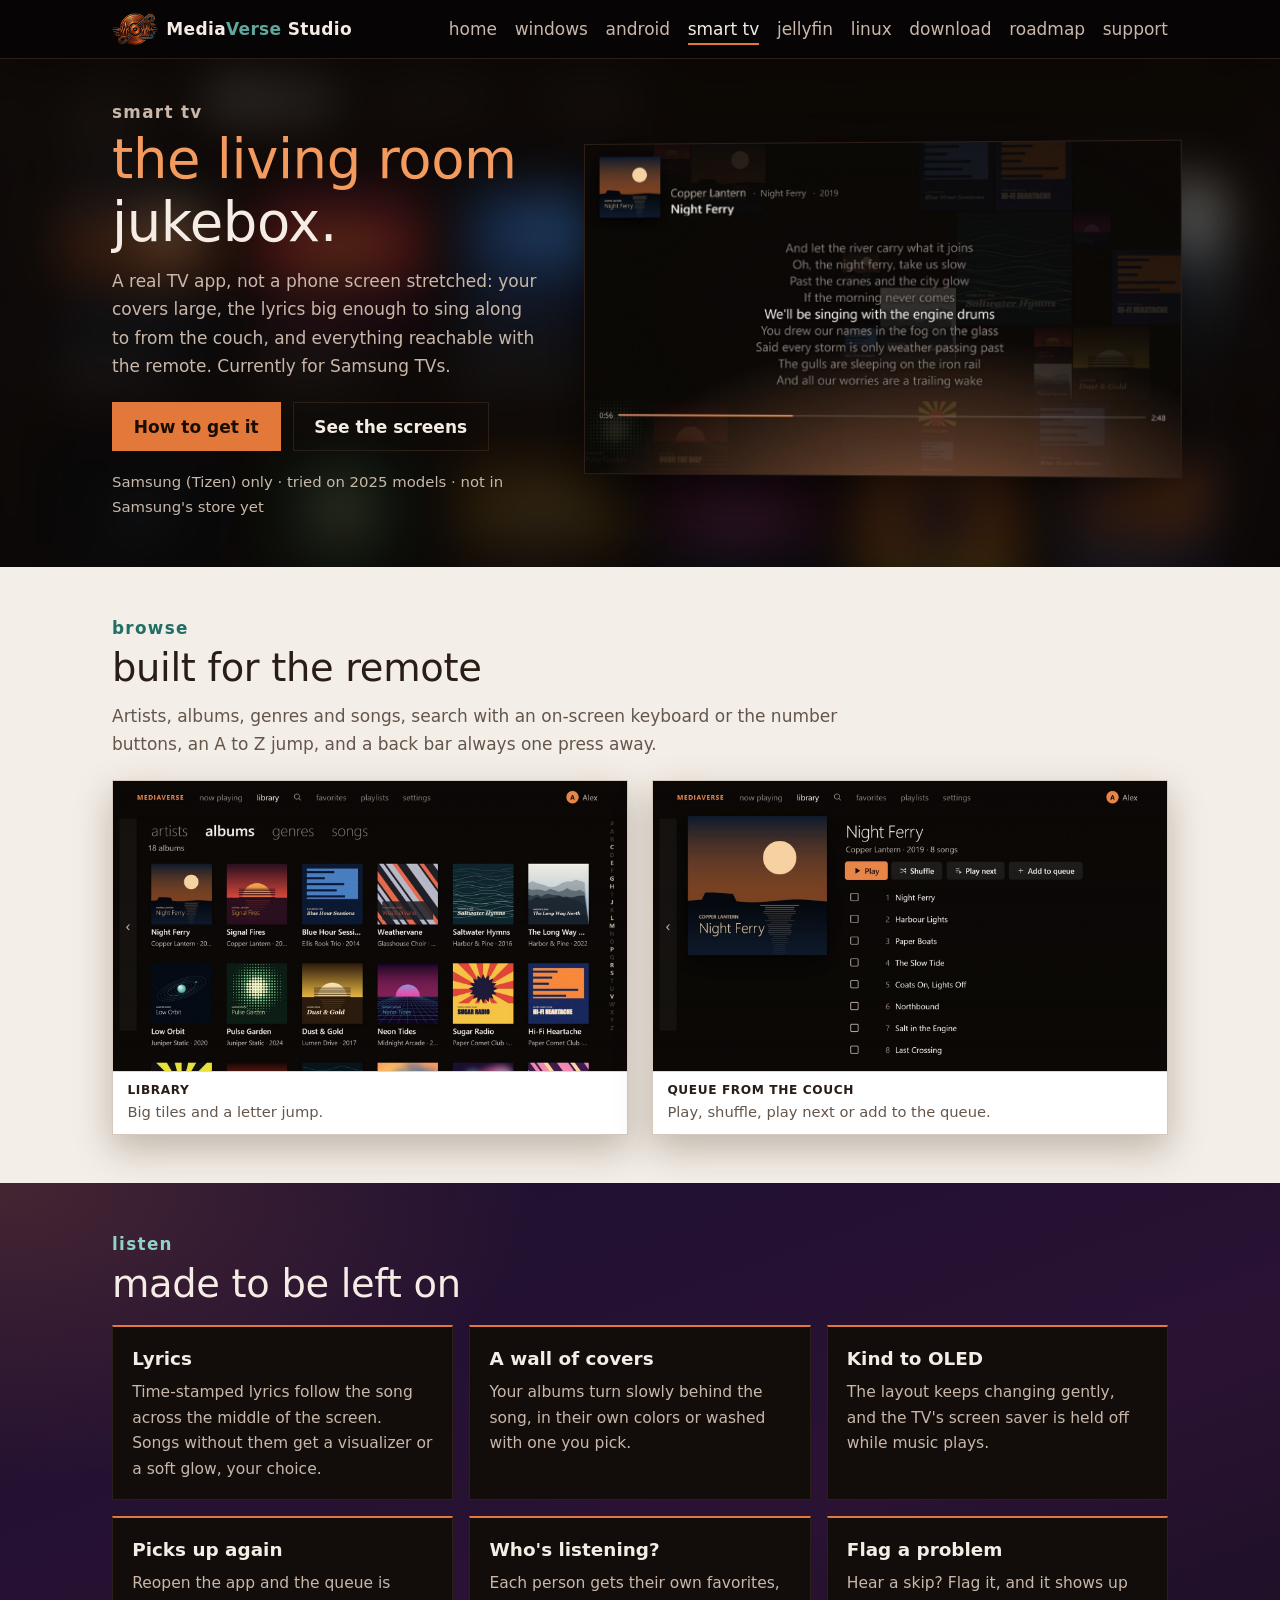
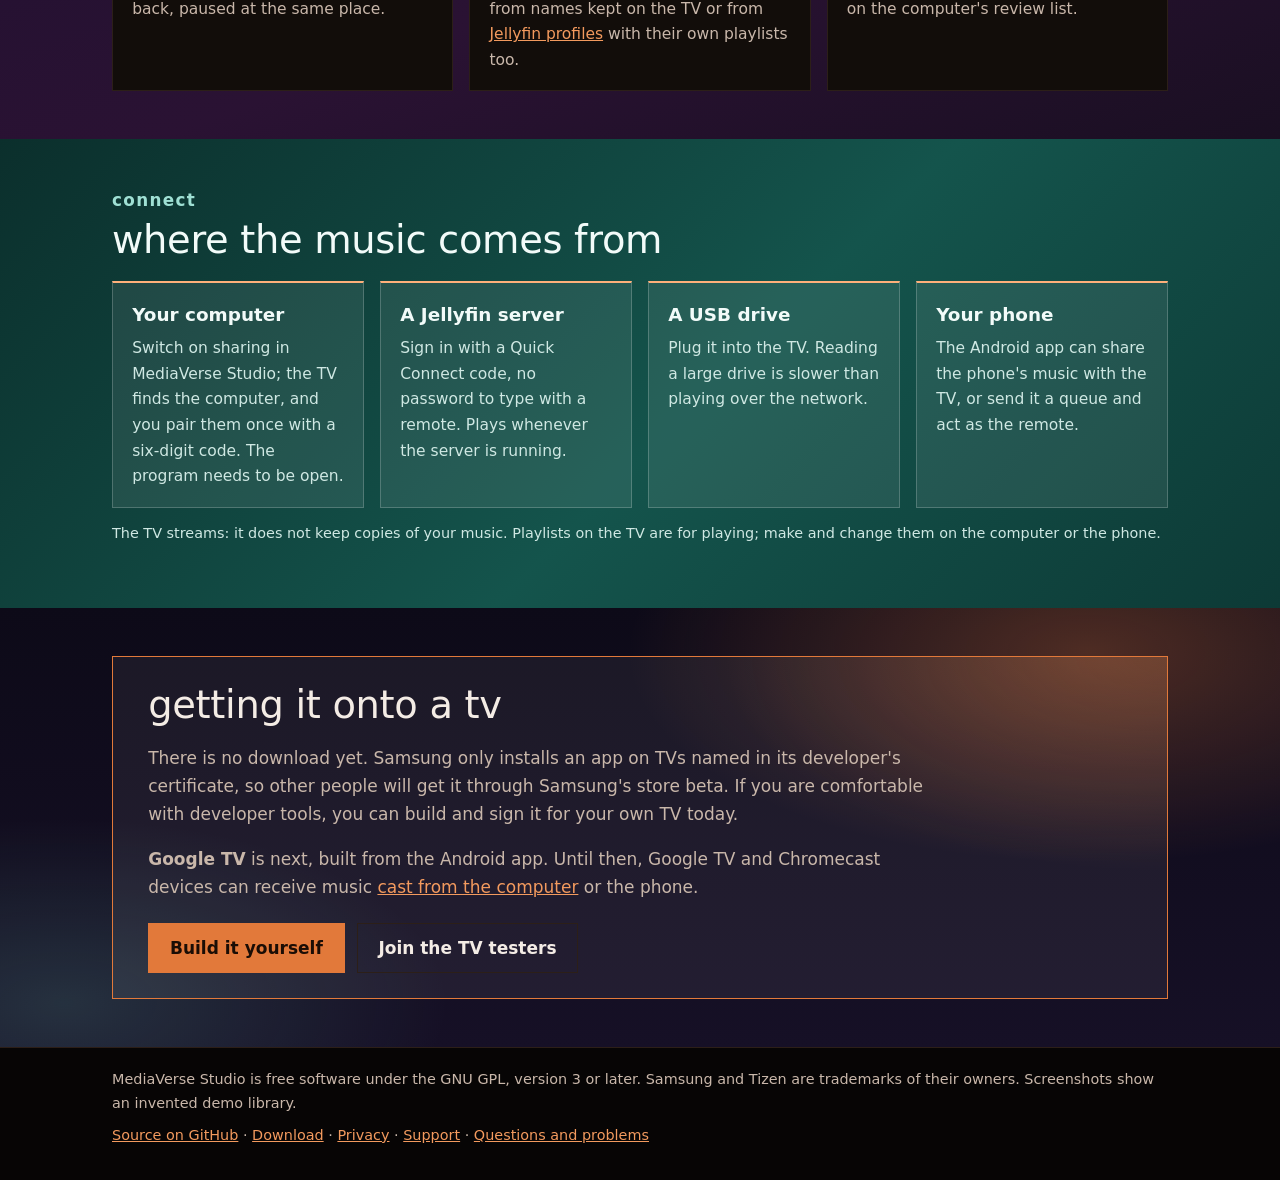
<file: tv.html>
<!doctype html>
<html lang="en">
<head>
<meta charset="utf-8">
<meta name="viewport" content="width=device-width, initial-scale=1">
<title>Smart TV · MediaVerse Studio</title>
<meta name="description" content="The MediaVerse Studio TV app for Samsung TVs: browse your own library with the remote, read lyrics on the big screen, and play from your computer, a Jellyfin server or a USB drive.">
<meta property="og:image" content="https://mediaverse.studio/img/tv-now-playing.jpg">
<link rel="icon" href="favicon.png">
<link rel="stylesheet" href="style.css">
</head>
<body>
<header class="top"><div class="wrap">
<a class="brand" href="./"><img src="img/emblem.png" alt="" width="46" height="32"><b>Media<span>Verse</span> Studio</b></a>
<nav aria-label="Site"><a href="./">Home</a><a href="windows.html">Windows</a><a href="android.html">Android</a><a href="tv.html" aria-current="page">Smart TV</a><a href="jellyfin.html">Jellyfin</a><a href="linux.html">Linux</a><a href="download.html">Download</a><a href="roadmap.html">Roadmap</a><a href="support.html">Support</a></nav>
</div></header>

<main>
<div class="band band-hero">
<section class="hero wrap">
<div>
<p class="verb">Smart TV</p>
<h1><span>The living room</span> jukebox.</h1>
<p>A real TV app, not a phone screen stretched: your covers large, the lyrics big enough to sing along to from the couch, and everything reachable with the remote. Currently for Samsung TVs.</p>
<p class="cta"><a class="button" href="#get">How to get it</a><a class="button ghost" href="#screens">See the screens</a></p>
<p class="status">Samsung (Tizen) only · tried on 2025 models · not in Samsung's store yet</p>
</div>
<figure class="shot"><img src="img/tv-now-playing.jpg" alt="Now Playing on the TV: cover, artist, album and year at the top, large lyrics with the line being sung highlighted, a wall of covers behind" width="1600" height="902"></figure>
</section>
</div>

<div id="screens" class="band band-paper">
<section class="wrap" aria-labelledby="screens-title">
<p class="verb">Browse</p>
<h2 id="screens-title">Built for the remote</h2>
<p class="lead">Artists, albums, genres and songs, search with an on-screen keyboard or the number buttons, an A to Z jump, and a back bar always one press away.</p>
<div class="gallery">
<figure class="shot"><img src="img/tv-albums.jpg" alt="The TV library: a grid of album covers with an A to Z bar" width="1600" height="902" loading="lazy"><figcaption><b>Library</b> Big tiles and a letter jump.</figcaption></figure>
<figure class="shot"><img src="img/tv-album.jpg" alt="An album on the TV with Play, Shuffle, Play next and Add to queue buttons" width="1600" height="902" loading="lazy"><figcaption><b>Queue from the couch</b> Play, shuffle, play next or add to the queue.</figcaption></figure>
</div>
</section>
</div>

<div class="band band-plum">
<section class="wrap" aria-labelledby="listen-title">
<p class="verb">Listen</p>
<h2 id="listen-title">Made to be left on</h2>
<div class="facts">
<div><h3>Lyrics</h3><p>Time-stamped lyrics follow the song across the middle of the screen. Songs without them get a visualizer or a soft glow, your choice.</p></div>
<div><h3>A wall of covers</h3><p>Your albums turn slowly behind the song, in their own colors or washed with one you pick.</p></div>
<div><h3>Kind to OLED</h3><p>The layout keeps changing gently, and the TV's screen saver is held off while music plays.</p></div>
<div><h3>Picks up again</h3><p>Reopen the app and the queue is back, paused at the same place.</p></div>
<div><h3>Who's listening?</h3><p>Each person gets their own favorites, from names kept on the TV or from <a href="jellyfin.html">Jellyfin profiles</a> with their own playlists too.</p></div>
<div><h3>Flag a problem</h3><p>Hear a skip? Flag it, and it shows up on the computer's review list.</p></div>
</div>
</section>
</div>

<div class="band band-teal">
<section class="wrap" aria-labelledby="source-title">
<p class="verb">Connect</p>
<h2 id="source-title">Where the music comes from</h2>
<div class="facts four">
<div><h3>Your computer</h3><p>Switch on sharing in MediaVerse Studio; the TV finds the computer, and you pair them once with a six-digit code. The program needs to be open.</p></div>
<div><h3>A Jellyfin server</h3><p>Sign in with a Quick Connect code, no password to type with a remote. Plays whenever the server is running.</p></div>
<div><h3>A USB drive</h3><p>Plug it into the TV. Reading a large drive is slower than playing over the network.</p></div>
<div><h3>Your phone</h3><p>The Android app can share the phone's music with the TV, or send it a queue and act as the remote.</p></div>
</div>
<p class="note">The TV streams: it does not keep copies of your music. Playlists on the TV are for playing; make and change them on the computer or the phone.</p>
</section>
</div>

<div id="get" class="band band-night">
<section class="wrap" aria-labelledby="get-title">
<div class="callout">
<h2 id="get-title">Getting it onto a TV</h2>
<p>There is no download yet. Samsung only installs an app on TVs named in its developer's certificate, so other people will get it through Samsung's store beta. If you are comfortable with developer tools, you can build and sign it for your own TV today.</p>
<p><b>Google TV</b> is next, built from the Android app. Until then, Google TV and Chromecast devices can receive music <a href="windows.html#share">cast from the computer</a> or the phone.</p>
<p class="cta"><a class="button" href="https://github.com/MediaVerseStudio/MediaVerse-Studio/blob/main/docs/tv-apps.md">Build it yourself</a><a class="button ghost" href="support.html">Join the TV testers</a></p>
</div>
</section>
</div>
</main>

<footer class="foot"><div class="wrap">
<p>MediaVerse Studio is free software under the GNU GPL, version 3 or later. Samsung and Tizen are trademarks of their owners. Screenshots show an invented demo library.</p>
<p><a href="https://github.com/MediaVerseStudio/MediaVerse-Studio">Source on GitHub</a> · <a href="download.html">Download</a> · <a href="privacy.html">Privacy</a> · <a href="support.html">Support</a> · <a href="https://github.com/MediaVerseStudio/MediaVerse-Studio/issues">Questions and problems</a></p>
</div></footer>
</body>
</html>
</file>
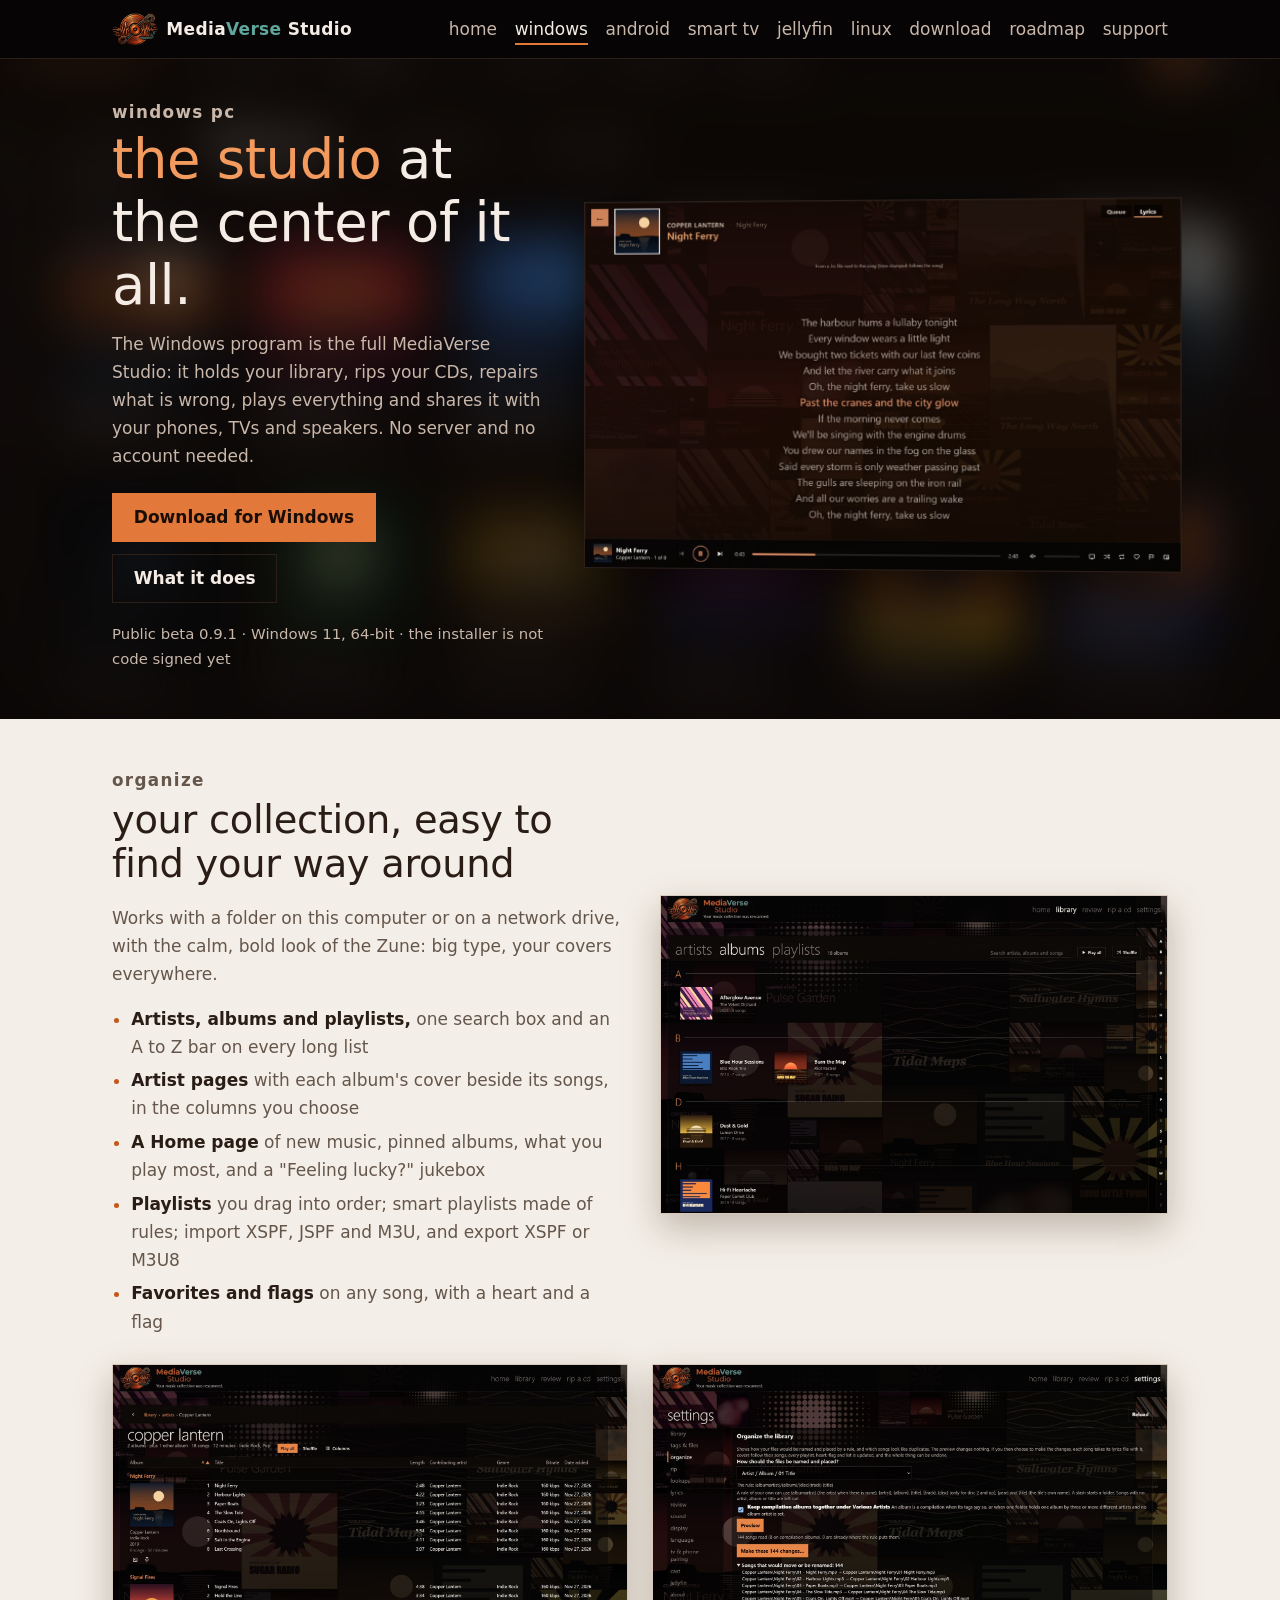
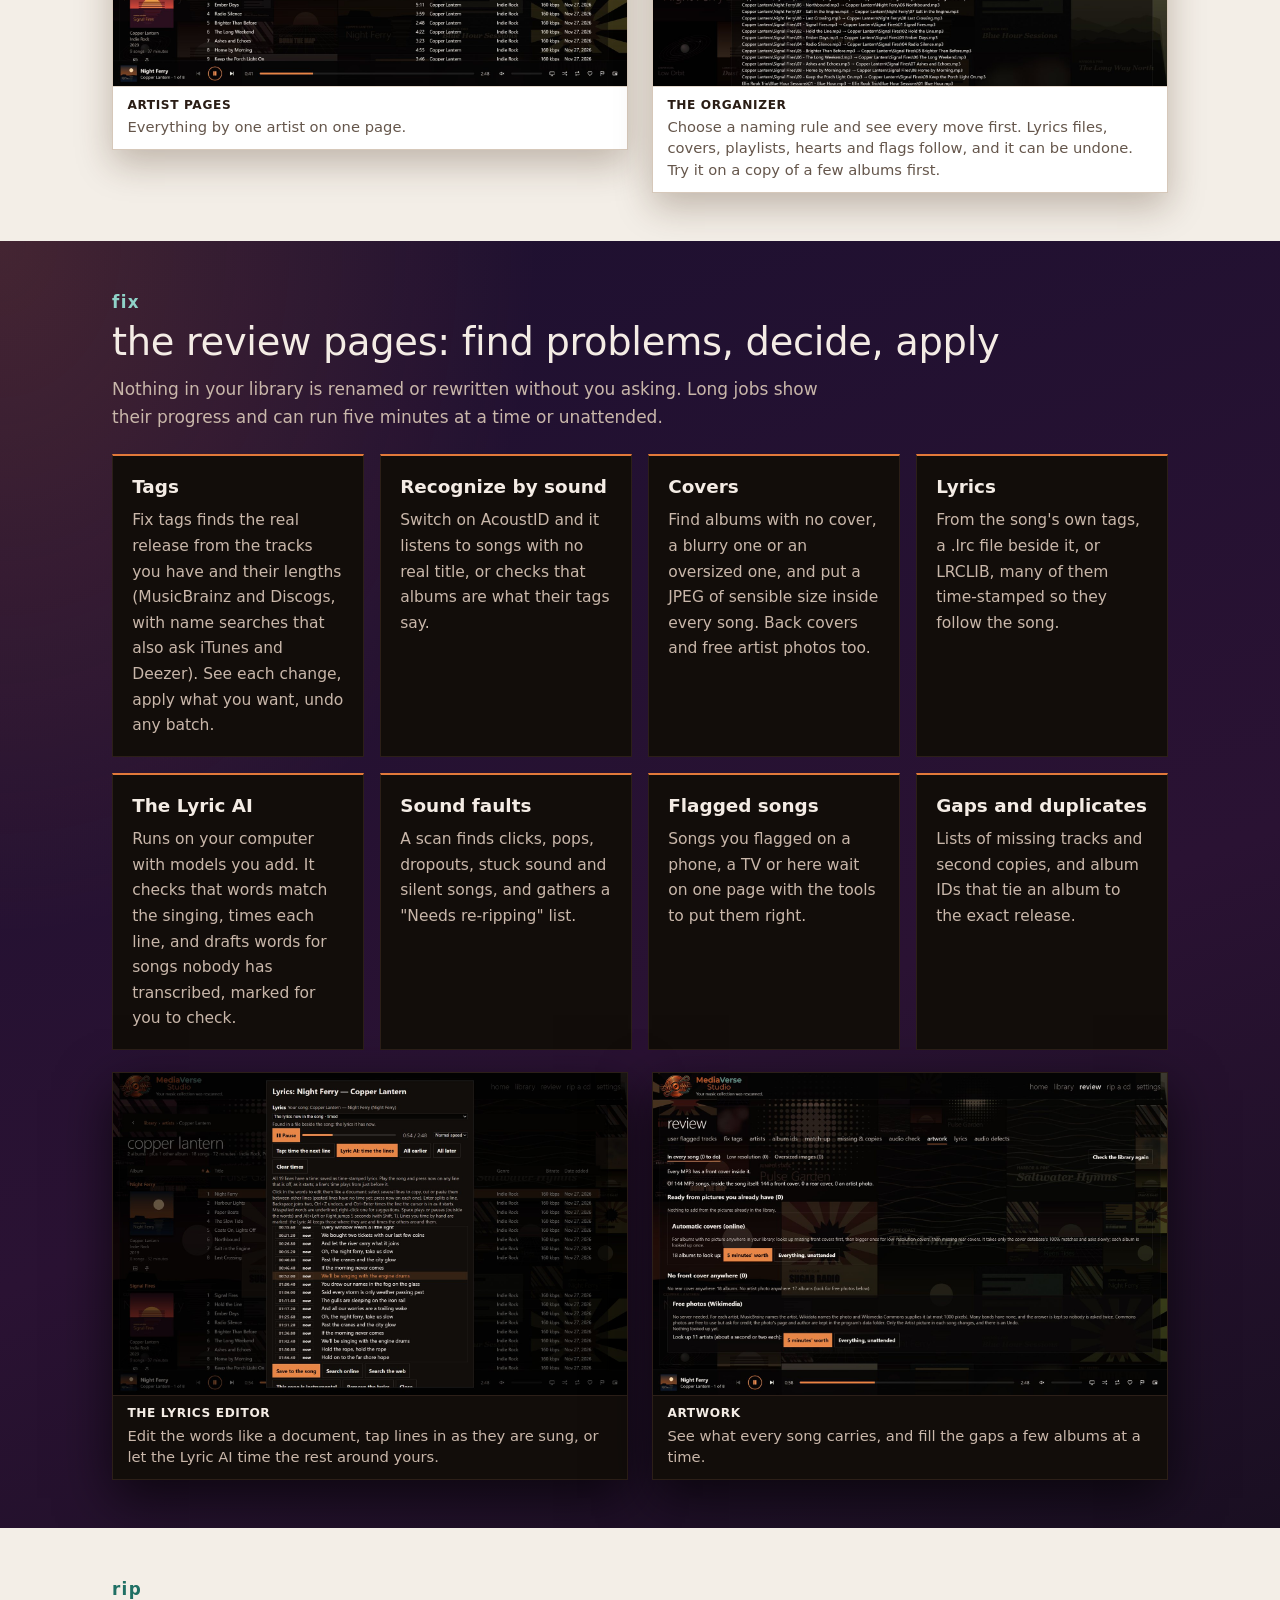
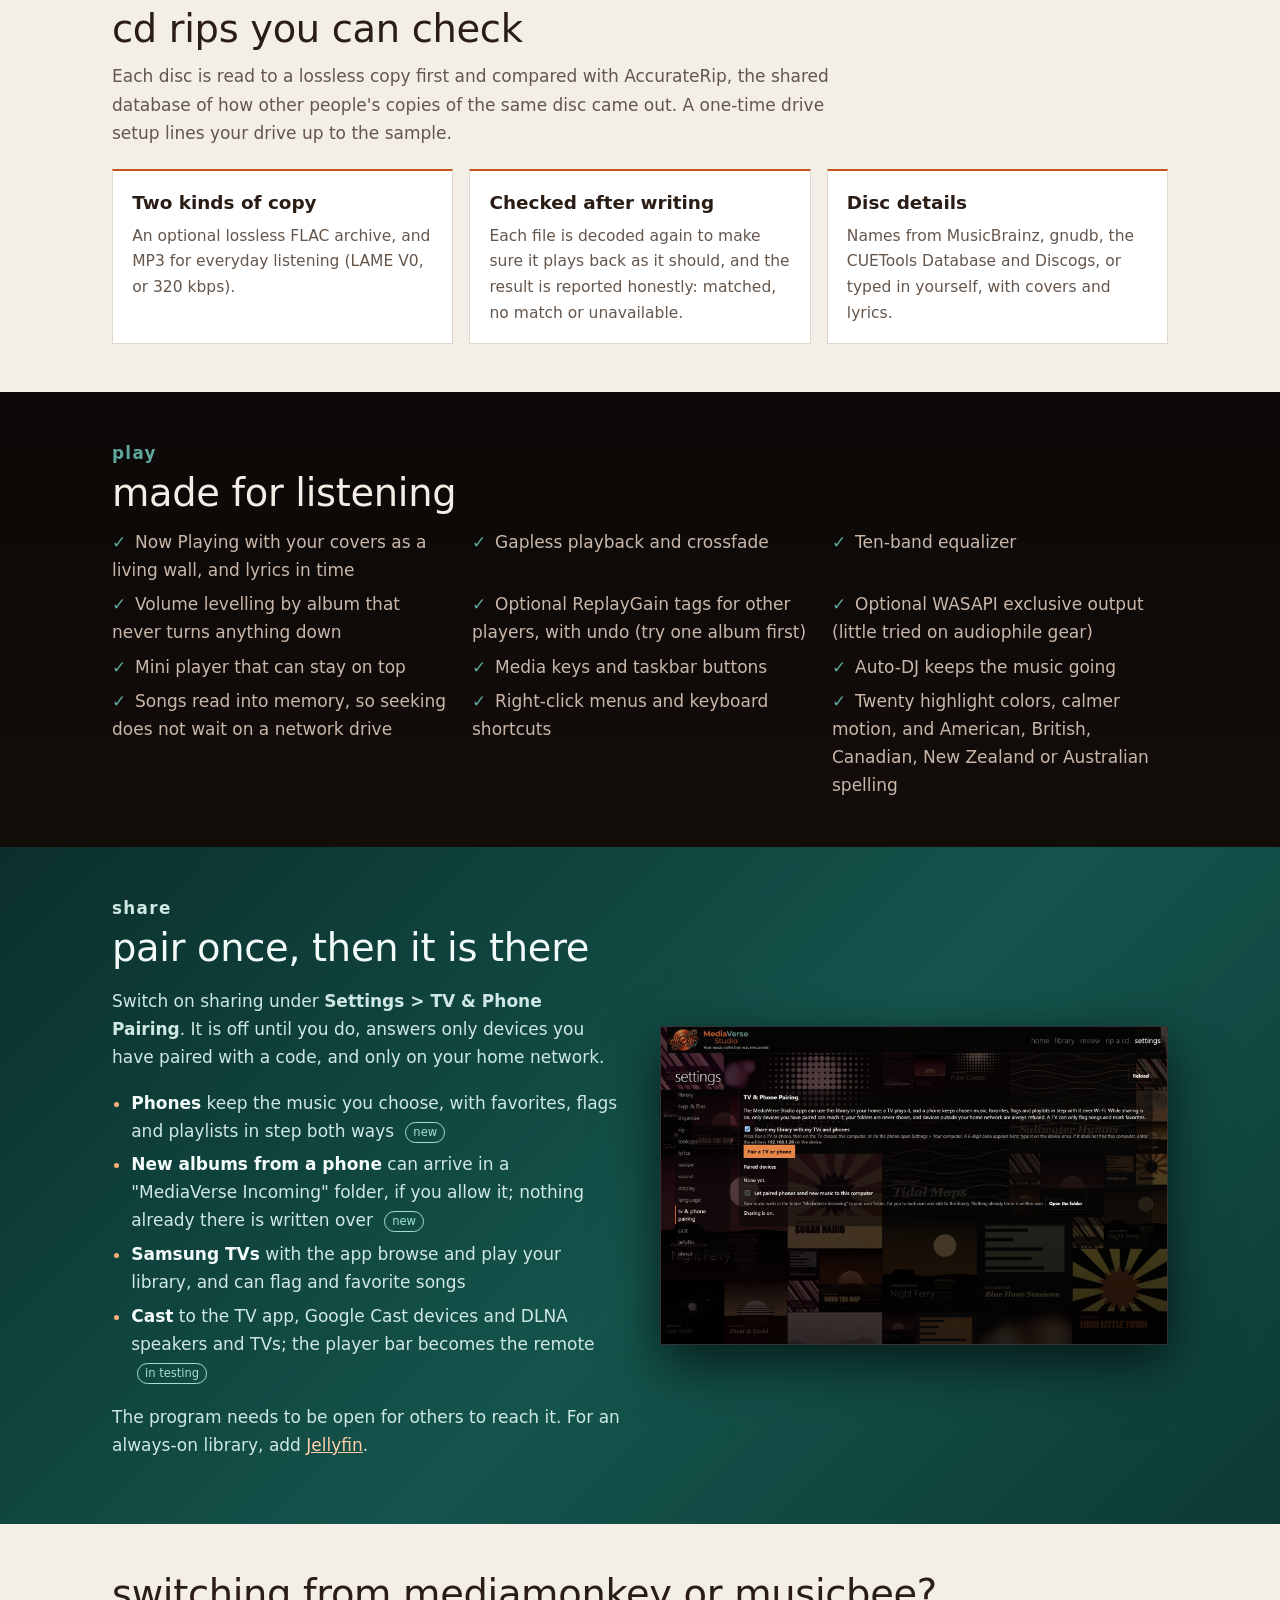
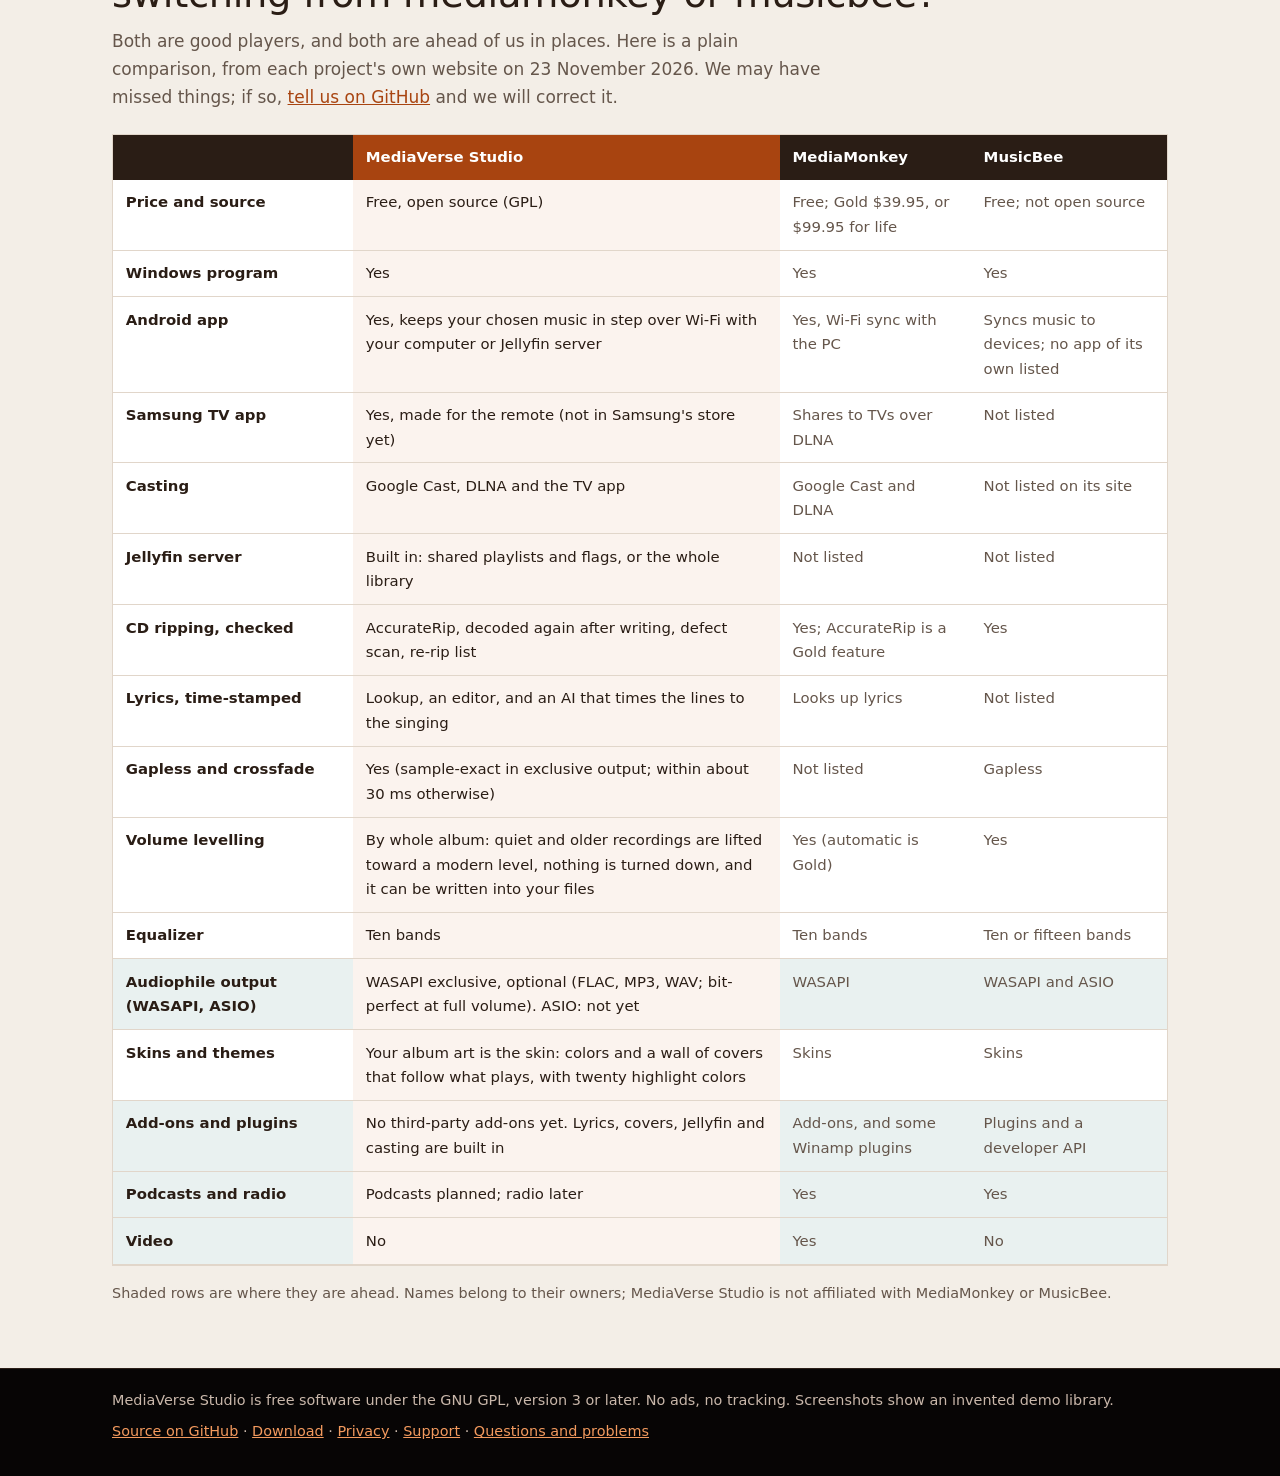
<file: windows.html>
<!doctype html>
<html lang="en">
<head>
<meta charset="utf-8">
<meta name="viewport" content="width=device-width, initial-scale=1">
<title>Windows PC · MediaVerse Studio</title>
<meta name="description" content="MediaVerse Studio on Windows 11: organize and repair a music library, rip CDs with verified accuracy, find covers and lyrics, play and share it around the house. Free and open source.">
<meta property="og:image" content="https://mediaverse.studio/img/pc-albums.jpg">
<link rel="icon" href="favicon.png">
<link rel="stylesheet" href="style.css">
</head>
<body>
<header class="top"><div class="wrap">
<a class="brand" href="./"><img src="img/emblem.png" alt="" width="46" height="32"><b>Media<span>Verse</span> Studio</b></a>
<nav aria-label="Site"><a href="./">Home</a><a href="windows.html" aria-current="page">Windows</a><a href="android.html">Android</a><a href="tv.html">Smart TV</a><a href="jellyfin.html">Jellyfin</a><a href="linux.html">Linux</a><a href="download.html">Download</a><a href="roadmap.html">Roadmap</a><a href="support.html">Support</a></nav>
</div></header>

<main>
<div class="band band-hero">
<section class="hero wrap">
<div>
<p class="verb">Windows PC</p>
<h1><span>The studio</span> at the center of it all.</h1>
<p>The Windows program is the full MediaVerse Studio: it holds your library, rips your CDs, repairs what is wrong, plays everything and shares it with your phones, TVs and speakers. No server and no account needed.</p>
<p class="cta"><a class="button" href="download.html">Download for Windows</a><a class="button ghost" href="#organize">What it does</a></p>
<p class="status">Public beta 0.9.1 · Windows 11, 64-bit · the installer is not code signed yet</p>
</div>
<figure class="shot"><img src="img/pc-now-playing.jpg" alt="Now Playing on Windows with lyrics following the song over a wall of album covers" width="1600" height="1001"></figure>
</section>
</div>

<div id="organize" class="band band-paper">
<section class="wrap" aria-labelledby="organize-title">
<div class="row">
<div class="words">
<p class="verb">Organize</p>
<h2 id="organize-title">Your collection, easy to find your way around</h2>
<p>Works with a folder on this computer or on a network drive, with the calm, bold look of the Zune: big type, your covers everywhere.</p>
<ul>
<li><b>Artists, albums and playlists,</b> one search box and an A to Z bar on every long list</li>
<li><b>Artist pages</b> with each album's cover beside its songs, in the columns you choose</li>
<li><b>A Home page</b> of new music, pinned albums, what you play most, and a "Feeling lucky?" jukebox</li>
<li><b>Playlists</b> you drag into order; smart playlists made of rules; import XSPF, JSPF and M3U, and export XSPF or M3U8</li>
<li><b>Favorites and flags</b> on any song, with a heart and a flag</li>
</ul>
</div>
<figure class="shot"><img src="img/pc-albums.jpg" alt="The albums view on Windows, grouped under letters with a jump bar" width="1600" height="1001" loading="lazy"></figure>
</div>
<div class="gallery">
<figure class="shot"><img src="img/pc-artist.jpg" alt="An artist page with album covers beside the song table" width="1600" height="1001" loading="lazy"><figcaption><b>Artist pages</b> Everything by one artist on one page.</figcaption></figure>
<figure class="shot"><img src="img/pc-organize.jpg" alt="The organizer's preview: each song's old and new file name, before anything is changed" width="1600" height="1001" loading="lazy"><figcaption><b>The organizer</b> Choose a naming rule and see every move first. Lyrics files, covers, playlists, hearts and flags follow, and it can be undone. Try it on a copy of a few albums first.</figcaption></figure>
</div>
</section>
</div>

<div id="fix" class="band band-plum">
<section class="wrap" aria-labelledby="fix-title">
<p class="verb">Fix</p>
<h2 id="fix-title">The review pages: find problems, decide, apply</h2>
<p class="lead">Nothing in your library is renamed or rewritten without you asking. Long jobs show their progress and can run five minutes at a time or unattended.</p>
<div class="facts four">
<div><h3>Tags</h3><p>Fix tags finds the real release from the tracks you have and their lengths (MusicBrainz and Discogs, with name searches that also ask iTunes and Deezer). See each change, apply what you want, undo any batch.</p></div>
<div><h3>Recognize by sound</h3><p>Switch on AcoustID and it listens to songs with no real title, or checks that albums are what their tags say.</p></div>
<div><h3>Covers</h3><p>Find albums with no cover, a blurry one or an oversized one, and put a JPEG of sensible size inside every song. Back covers and free artist photos too.</p></div>
<div><h3>Lyrics</h3><p>From the song's own tags, a .lrc file beside it, or LRCLIB, many of them time-stamped so they follow the song.</p></div>
<div><h3>The Lyric AI</h3><p>Runs on your computer with models you add. It checks that words match the singing, times each line, and drafts words for songs nobody has transcribed, marked for you to check.</p></div>
<div><h3>Sound faults</h3><p>A scan finds clicks, pops, dropouts, stuck sound and silent songs, and gathers a "Needs re-ripping" list.</p></div>
<div><h3>Flagged songs</h3><p>Songs you flagged on a phone, a TV or here wait on one page with the tools to put them right.</p></div>
<div><h3>Gaps and duplicates</h3><p>Lists of missing tracks and second copies, and album IDs that tie an album to the exact release.</p></div>
</div>
<div class="gallery">
<figure class="shot"><img src="img/pc-lyrics-editor.jpg" alt="The lyrics editor: playback controls, Tap and Lyric AI buttons, and each line with its time" width="1600" height="1001" loading="lazy"><figcaption><b>The lyrics editor</b> Edit the words like a document, tap lines in as they are sung, or let the Lyric AI time the rest around yours.</figcaption></figure>
<figure class="shot"><img src="img/pc-artwork.jpg" alt="The Artwork review page: covers inside songs, automatic covers and free artist photos" width="1600" height="1001" loading="lazy"><figcaption><b>Artwork</b> See what every song carries, and fill the gaps a few albums at a time.</figcaption></figure>
</div>
</section>
</div>

<div id="rip" class="band band-paper">
<section class="wrap" aria-labelledby="rip-title">
<p class="verb">Rip</p>
<h2 id="rip-title">CD rips you can check</h2>
<p class="lead">Each disc is read to a lossless copy first and compared with AccurateRip, the shared database of how other people's copies of the same disc came out. A one-time drive setup lines your drive up to the sample.</p>
<div class="facts">
<div><h3>Two kinds of copy</h3><p>An optional lossless FLAC archive, and MP3 for everyday listening (LAME V0, or 320 kbps).</p></div>
<div><h3>Checked after writing</h3><p>Each file is decoded again to make sure it plays back as it should, and the result is reported honestly: matched, no match or unavailable.</p></div>
<div><h3>Disc details</h3><p>Names from MusicBrainz, gnudb, the CUETools Database and Discogs, or typed in yourself, with covers and lyrics.</p></div>
</div>
</section>
</div>

<div id="play" class="band band-dark">
<section class="wrap" aria-labelledby="play-title">
<p class="verb">Play</p>
<h2 id="play-title">Made for listening</h2>
<ul class="ticks">
<li>Now Playing with your covers as a living wall, and lyrics in time</li>
<li>Gapless playback and crossfade</li>
<li>Ten-band equalizer</li>
<li>Volume levelling by album that never turns anything down</li>
<li>Optional ReplayGain tags for other players, with undo (try one album first)</li>
<li>Optional WASAPI exclusive output (little tried on audiophile gear)</li>
<li>Mini player that can stay on top</li>
<li>Media keys and taskbar buttons</li>
<li>Auto-DJ keeps the music going</li>
<li>Songs read into memory, so seeking does not wait on a network drive</li>
<li>Right-click menus and keyboard shortcuts</li>
<li>Twenty highlight colors, calmer motion, and American, British, Canadian, New Zealand or Australian spelling</li>
</ul>
</section>
</div>

<div id="share" class="band band-teal">
<section class="wrap" aria-labelledby="share-title">
<div class="row">
<div class="words">
<p class="verb">Share</p>
<h2 id="share-title">Pair once, then it is there</h2>
<p>Switch on sharing under <b>Settings &gt; TV &amp; Phone Pairing</b>. It is off until you do, answers only devices you have paired with a code, and only on your home network.</p>
<ul>
<li><b>Phones</b> keep the music you choose, with favorites, flags and playlists in step both ways <span class="tag">new</span></li>
<li><b>New albums from a phone</b> can arrive in a "MediaVerse Incoming" folder, if you allow it; nothing already there is written over <span class="tag">new</span></li>
<li><b>Samsung TVs</b> with the app browse and play your library, and can flag and favorite songs</li>
<li><b>Cast</b> to the TV app, Google Cast devices and DLNA speakers and TVs; the player bar becomes the remote <span class="tag">in testing</span></li>
</ul>
<p>The program needs to be open for others to reach it. For an always-on library, add <a href="jellyfin.html">Jellyfin</a>.</p>
</div>
<figure class="shot"><img src="img/pc-pairing.jpg" alt="The TV and Phone Pairing settings with sharing switched on and a button to pair a TV or phone" width="1600" height="1001" loading="lazy"></figure>
</div>
</section>
</div>

<div id="compare" class="band band-paper">
<section class="wrap" aria-labelledby="compare-title">
<h2 id="compare-title">Switching from MediaMonkey or MusicBee?</h2>
<p class="lead">Both are good players, and both are ahead of us in places. Here is a plain comparison, from each project's own website on 23 November 2026. We may have missed things; if so, <a href="https://github.com/MediaVerseStudio/MediaVerse-Studio/issues/new/choose">tell us on GitHub</a> and we will correct it.</p>
<div class="table-scroll"><table class="compare-table">
<thead><tr><th scope="col"></th><th scope="col">MediaVerse Studio</th><th scope="col">MediaMonkey</th><th scope="col">MusicBee</th></tr></thead>
<tbody>
<tr><th scope="row">Price and source</th><td class="us">Free, open source (GPL)</td><td>Free; Gold $39.95, or $99.95 for life</td><td>Free; not open source</td></tr>
<tr><th scope="row">Windows program</th><td class="us">Yes</td><td>Yes</td><td>Yes</td></tr>
<tr><th scope="row">Android app</th><td class="us">Yes, keeps your chosen music in step over Wi-Fi with your computer or Jellyfin server</td><td>Yes, Wi-Fi sync with the PC</td><td>Syncs music to devices; no app of its own listed</td></tr>
<tr><th scope="row">Samsung TV app</th><td class="us">Yes, made for the remote (not in Samsung's store yet)</td><td>Shares to TVs over DLNA</td><td>Not listed</td></tr>
<tr><th scope="row">Casting</th><td class="us">Google Cast, DLNA and the TV app</td><td>Google Cast and DLNA</td><td>Not listed on its site</td></tr>
<tr><th scope="row">Jellyfin server</th><td class="us">Built in: shared playlists and flags, or the whole library</td><td>Not listed</td><td>Not listed</td></tr>
<tr><th scope="row">CD ripping, checked</th><td class="us">AccurateRip, decoded again after writing, defect scan, re-rip list</td><td>Yes; AccurateRip is a Gold feature</td><td>Yes</td></tr>
<tr><th scope="row">Lyrics, time-stamped</th><td class="us">Lookup, an editor, and an AI that times the lines to the singing</td><td>Looks up lyrics</td><td>Not listed</td></tr>
<tr><th scope="row">Gapless and crossfade</th><td class="us">Yes (sample-exact in exclusive output; within about 30 ms otherwise)</td><td>Not listed</td><td>Gapless</td></tr>
<tr><th scope="row">Volume levelling</th><td class="us">By whole album: quiet and older recordings are lifted toward a modern level, nothing is turned down, and it can be written into your files</td><td>Yes (automatic is Gold)</td><td>Yes</td></tr>
<tr><th scope="row">Equalizer</th><td class="us">Ten bands</td><td>Ten bands</td><td>Ten or fifteen bands</td></tr>
<tr class="ahead"><th scope="row">Audiophile output (WASAPI, ASIO)</th><td class="us">WASAPI exclusive, optional (FLAC, MP3, WAV; bit-perfect at full volume). ASIO: not yet</td><td>WASAPI</td><td>WASAPI and ASIO</td></tr>
<tr><th scope="row">Skins and themes</th><td class="us">Your album art is the skin: colors and a wall of covers that follow what plays, with twenty highlight colors</td><td>Skins</td><td>Skins</td></tr>
<tr class="ahead"><th scope="row">Add-ons and plugins</th><td class="us">No third-party add-ons yet. Lyrics, covers, Jellyfin and casting are built in</td><td>Add-ons, and some Winamp plugins</td><td>Plugins and a developer API</td></tr>
<tr class="ahead"><th scope="row">Podcasts and radio</th><td class="us">Podcasts planned; radio later</td><td>Yes</td><td>Yes</td></tr>
<tr class="ahead"><th scope="row">Video</th><td class="us">No</td><td>Yes</td><td>No</td></tr>
</tbody></table></div>
<p class="note">Shaded rows are where they are ahead. Names belong to their owners; MediaVerse Studio is not affiliated with MediaMonkey or MusicBee.</p>
</section>
</div>
</main>

<footer class="foot"><div class="wrap">
<p>MediaVerse Studio is free software under the GNU GPL, version 3 or later. No ads, no tracking. Screenshots show an invented demo library.</p>
<p><a href="https://github.com/MediaVerseStudio/MediaVerse-Studio">Source on GitHub</a> · <a href="download.html">Download</a> · <a href="privacy.html">Privacy</a> · <a href="support.html">Support</a> · <a href="https://github.com/MediaVerseStudio/MediaVerse-Studio/issues">Questions and problems</a></p>
</div></footer>
</body>
</html>
</file>
<file: style.css>
/* MediaVerse Studio website: one stylesheet, no build step. Dark like the app, the logo's copper and teal, full-width
   bands of color, and light lowercase headings. */
:root {
  --bg: #070505;
  --panel: #120d0a;
  --line: #2c1f18;
  --ink: #f4ece5;
  --ink-dim: #c9b7aa;
  --copper: #e2793a;
  --copper-bright: #f39a5e;
  --teal: #5fa69c;
  --max: 68rem;
}
* { box-sizing: border-box; }
html { background: var(--bg); color-scheme: dark; scroll-behavior: smooth; scroll-padding-top: 5rem; }
@media (prefers-reduced-motion: reduce) { html { scroll-behavior: auto; } }
body { margin: 0; background: var(--bg); color: var(--ink); font: 1.0625rem/1.65 "Segoe UI", system-ui, -apple-system, Roboto, sans-serif; }
img { max-width: 100%; }
a { color: var(--copper-bright); }
a:hover { color: #ffc493; }
.wrap { max-width: var(--max); margin: 0 auto; padding-left: 1rem; padding-right: 1rem; }

/* ---- the bar at the top ---- */
.top { position: sticky; top: 0; z-index: 50; background: rgba(7, 5, 5, 0.96); backdrop-filter: blur(6px); border-bottom: 1px solid var(--line); }
.top .wrap { display: flex; flex-wrap: wrap; align-items: center; justify-content: space-between; gap: 0.6rem 1.2rem; padding-top: 0.8rem; padding-bottom: 0.8rem; }
.brand { display: inline-flex; align-items: center; gap: 0.5rem; color: var(--ink); text-decoration: none; font-weight: 700; letter-spacing: 0.02em; }
.brand img { height: 2rem; width: auto; }
.brand span { color: var(--teal); }
.top nav { display: flex; flex-wrap: wrap; gap: 0.35rem 1.1rem; }
.top nav a { color: var(--ink-dim); text-decoration: none; text-transform: lowercase; white-space: nowrap; }
.top nav a:hover, .top nav a[aria-current="page"] { color: var(--ink); }
.top nav a[aria-current="page"] { box-shadow: 0 2px 0 var(--copper); }
@media (max-width: 40rem) {
  html { scroll-padding-top: 7rem; }
  .top nav { flex-wrap: nowrap; overflow-x: auto; width: 100%; padding-bottom: 0.3rem; scrollbar-width: none; }
}

/* ---- bands of color; the light one redefines the tokens so everything inside follows ---- */
.band { position: relative; padding: 3rem 0; background: var(--bg); color: var(--ink); }
.band-dark { background: linear-gradient(180deg, #0b0807, #130d0a); }
.band-paper { --bg: #f3eee7; --panel: #ffffff; --line: #e1d6ca; --ink: #2a1d15; --ink-dim: #65564b; --copper: #c4571a; --copper-bright: #a84410; --teal: #1f6f64; background: var(--bg); }
.band-paper a { color: #a84410; }
.band-paper .button { background: #c4571a; border-color: #c4571a; color: #fff; }
.band-paper .button.ghost { background: transparent; color: var(--ink); border-color: var(--line); }
.band-paper .shot { box-shadow: 0 14px 34px rgba(60, 35, 15, 0.28); border-color: #d6c8ba; }
.band-plum { --teal: #8fd2c8; background: radial-gradient(70% 90% at 0% 0%, rgba(226, 121, 58, 0.2), transparent 60%), linear-gradient(160deg, #1d1030, #2a1233 60%, #1a0f22); }
.band-teal { --panel: rgba(255, 255, 255, 0.08); --line: rgba(255, 255, 255, 0.2); --ink: #f2fbf9; --ink-dim: #cfe8e3; --teal: #9fe0d4; --copper: #ffb07a; --copper-bright: #ffcfa8; background: linear-gradient(135deg, #0b2f2c, #14544c 55%, #0d3a36); }
.band-sunset { --panel: rgba(255, 255, 255, 0.1); --line: rgba(255, 255, 255, 0.22); --ink: #fff7f0; --ink-dim: #f6e1d5; --teal: #ffd2ad; --copper: #ffb07a; --copper-bright: #ffe0c4; background: linear-gradient(120deg, #7a2b2a 0%, #96401c 45%, #5b2350 100%); }
.band-night { background: radial-gradient(60% 80% at 85% 10%, rgba(226, 121, 58, 0.3), transparent 60%), radial-gradient(50% 70% at 5% 90%, rgba(95, 166, 156, 0.22), transparent 60%), linear-gradient(180deg, #0d0a18, #161026); }
.band-hero { overflow: hidden; background: #0a0706; isolation: isolate; padding: 2.5rem 0 3rem; }
.band-hero::before { content: ""; position: absolute; inset: -40px; z-index: -1; background: linear-gradient(180deg, rgba(10, 7, 6, 0.35), rgba(10, 7, 6, 0.86)), url("img/tv-albums.jpg") center 30% / cover; filter: blur(26px) saturate(1.3); }

/* ---- type ---- */
h1, h2 { font-weight: 300; text-transform: lowercase; letter-spacing: -0.008em; line-height: 1.15; }
h1 { font-size: clamp(2.1rem, 4.6vw, 3.4rem); margin: 0.2rem 0 0.8rem; }
h2 { font-size: clamp(1.7rem, 3.4vw, 2.4rem); margin: 0 0 0.7rem; }
h3 { font-size: 1.15rem; margin: 0 0 0.35rem; font-weight: 600; }
.lead { color: var(--ink-dim); max-width: 46rem; margin: 0 0 1.4rem; }
.verb { margin: 0 0 0.2rem; color: var(--teal); text-transform: lowercase; font-size: 1.05rem; letter-spacing: 0.08em; font-weight: 600; }
.note { color: var(--ink-dim); font-size: 0.9rem; }

/* ---- buttons, pills, tags ---- */
.cta { display: flex; flex-wrap: wrap; gap: 0.75rem; margin: 1.4rem 0 0; }
.button { display: inline-block; padding: 0.6rem 1.3rem; background: var(--copper); color: #1a0d05; font-weight: 600; text-decoration: none; border: 1px solid var(--copper); }
.button:hover { background: var(--copper-bright); color: #1a0d05; }
.button.ghost { background: transparent; color: var(--ink); border-color: var(--line); }
.button.ghost:hover { border-color: var(--copper); color: var(--ink); }
.pill { display: inline-block; padding: 0.12rem 0.65rem; border: 1px solid var(--teal); color: var(--teal); font-size: 0.8rem; letter-spacing: 0.03em; border-radius: 99px; }
.pill.soon { border-color: var(--copper); color: var(--copper-bright); }
.tag { display: inline-block; margin-left: 0.35rem; padding: 0 0.45rem; border: 1px solid var(--teal); border-radius: 99px; color: var(--teal); font-size: 0.72rem; vertical-align: 0.08em; white-space: nowrap; }
.status { margin-top: 1.2rem; color: var(--ink-dim); font-size: 0.93rem; }

/* ---- screenshots ---- */
.shot { margin: 0; background: #000; border: 1px solid var(--line); box-shadow: 0 18px 50px rgba(0, 0, 0, 0.65); }
.shot img { display: block; width: 100%; height: auto; }
.shot figcaption { padding: 0.6rem 0.9rem 0.75rem; color: var(--ink-dim); font-size: 0.92rem; line-height: 1.45; background: var(--panel); border-top: 1px solid var(--line); }
.shot figcaption b { display: block; color: var(--ink); font-weight: 600; text-transform: uppercase; letter-spacing: 0.05em; font-size: 0.76rem; margin: 0 0 0.1rem; }
.gallery { display: grid; grid-template-columns: repeat(2, minmax(0, 1fr)); gap: 1.5rem; align-items: start; margin-top: 1.4rem; }
.gallery .wide { grid-column: 1 / -1; }
@media (max-width: 46rem) { .gallery { grid-template-columns: 1fr; } }
.phones { display: grid; grid-template-columns: repeat(auto-fit, minmax(10.5rem, 1fr)); gap: 1.1rem; align-items: start; margin-top: 1.4rem; }
.phones .shot { max-width: 17rem; width: 100%; justify-self: center; border-radius: 1.1rem; overflow: hidden; }

/* ---- page heads ---- */
.hero { display: grid; grid-template-columns: minmax(0, 0.85fr) minmax(0, 1.15fr); gap: 2.5rem; align-items: center; }
.hero p { color: var(--ink-dim); margin: 0; }
.hero h1 span { color: var(--copper-bright); }
.hero p.cta { margin-top: 1.4rem; }
.hero p.status { margin-top: 1.2rem; }
.hero .shot { transform: perspective(1600px) rotateY(-4deg); transform-origin: left center; }
.hero.tall { grid-template-columns: minmax(0, 1.4fr) minmax(0, 0.6fr); }
.hero.tall .shot { max-width: 17rem; justify-self: center; transform: none; border-radius: 1.1rem; overflow: hidden; }
.hero-logo { display: flex; align-items: center; gap: 0.6rem; margin: 0 0 0.6rem -0.4rem; }
.hero-logo img:first-child { height: 5rem; width: auto; }
.hero-logo img:last-child { height: 3rem; width: auto; }
@media (max-width: 56rem) {
  .hero, .hero.tall { grid-template-columns: 1fr; text-align: center; }
  .hero .cta, .hero-logo { justify-content: center; }
  .hero .shot { transform: none; }
}

/* ---- words beside a picture ---- */
.row { display: grid; grid-template-columns: minmax(0, 1fr) minmax(0, 1fr); gap: 2.5rem; align-items: center; }
.row.flip .words { order: 2; }
@media (max-width: 54rem) { .row { grid-template-columns: 1fr; gap: 1.4rem; } .row.flip .words { order: 0; } }
.row p, .row ul { color: var(--ink-dim); }
.row ul { padding-left: 1.2rem; margin: 0.6rem 0 0; }
.row li { margin: 0.35rem 0; }
.row li::marker, .facts li::marker, .roadmap li::marker { color: var(--copper); }
.row li b { color: var(--ink); font-weight: 600; }
.more { display: inline-block; margin-top: 0.9rem; font-weight: 600; }

/* ---- boxes in a grid ---- */
.facts { display: grid; grid-template-columns: repeat(auto-fit, minmax(16rem, 1fr)); gap: 1rem; margin-top: 1.2rem; }
.facts > div { background: var(--panel); border: 1px solid var(--line); border-top: 2px solid var(--copper); padding: 1.05rem 1.2rem; }
.facts.four { grid-template-columns: repeat(4, minmax(0, 1fr)); }
@media (max-width: 60rem) { .facts.four { grid-template-columns: repeat(2, minmax(0, 1fr)); } }
@media (max-width: 36rem) { .facts.four { grid-template-columns: 1fr; } }
.facts p { margin: 0; color: var(--ink-dim); font-size: 0.97rem; }
.facts ul { margin: 0; padding-left: 1.1rem; color: var(--ink-dim); font-size: 0.97rem; }
.facts li { margin: 0.25rem 0; }

/* ---- home: the platform cards ---- */
.cards { display: grid; grid-template-columns: repeat(6, minmax(0, 1fr)); gap: 1rem; margin-top: 1.4rem; }
.card { grid-column: span 2; display: flex; flex-direction: column; background: var(--panel); border: 1px solid var(--line); color: var(--ink); text-decoration: none; transition: border-color 0.15s, transform 0.15s; }
.band-paper a.card { color: var(--ink); }
.card:hover { border-color: var(--copper); transform: translateY(-3px); }
.card.half { grid-column: span 3; }
.card .picture { aspect-ratio: 16 / 9; background: #0b0807 center top / cover no-repeat; }
.card .picture.words-only { display: grid; place-items: center; color: #f4ece5; font-weight: 300; font-size: 1.7rem; text-transform: lowercase; background: linear-gradient(135deg, #14100d, #24323a); }
.card .picture.hub { background: linear-gradient(135deg, #0b2f2c, #14544c 60%, #3a2352); }
.card .picture.phones-picture { display: flex; justify-content: center; gap: 0.7rem; padding-top: 0.9rem; overflow: hidden; background: linear-gradient(160deg, #2a1233, #14100d); }
.card .picture.phones-picture img { width: 27%; height: max-content; border-radius: 0.6rem; border: 1px solid #3a2a20; }
.card .body { display: flex; flex-direction: column; align-items: flex-start; gap: 0.45rem; padding: 0.95rem 1.1rem 1.1rem; flex: 1; }
.card h3 { margin: 0; font-size: 1.2rem; }
.card p { margin: 0; color: var(--ink-dim); font-size: 0.95rem; line-height: 1.5; }
.card .go { margin-top: auto; color: var(--copper-bright); font-weight: 600; font-size: 0.95rem; }
@media (max-width: 54rem) { .cards { grid-template-columns: 1fr 1fr; } .card, .card.half { grid-column: span 1; } }
@media (max-width: 36rem) { .cards { grid-template-columns: 1fr; } }

/* ---- the picture of how the house fits together ---- */
.house { display: grid; grid-template-columns: minmax(0, 1fr) 7rem minmax(0, 1fr) 7rem minmax(0, 1fr); gap: 0; align-items: center; margin-top: 1.6rem; }
.node { background: var(--panel); border: 1px solid var(--line); padding: 0.9rem 1rem; text-align: center; }
.node b { display: block; font-size: 1.05rem; }
.node span { display: block; color: var(--ink-dim); font-size: 0.88rem; line-height: 1.45; }
.node.main { border: 2px solid var(--copper); padding: 1.5rem 1rem; }
.stack { display: flex; flex-direction: column; gap: 1rem; }
.link { text-align: center; color: var(--teal); font-size: 0.8rem; line-height: 1.35; padding: 0 0.4rem; }
.link::after { content: ""; display: block; border-top: 2px solid var(--teal); margin-top: 0.35rem; }
.links { display: flex; flex-direction: column; justify-content: space-around; align-self: stretch; }
@media (max-width: 54rem) {
  .house { grid-template-columns: 1fr; gap: 0.7rem; }
  .links { align-self: auto; flex-direction: row; justify-content: center; gap: 1.6rem; }
  .link::after { width: 0; height: 1.1rem; border-top: 0; border-left: 2px solid var(--teal); margin: 0.2rem auto 0; }
}

/* ---- lists ---- */
.ticks { list-style: none; padding: 0; margin: 0.8rem 0 0; display: grid; grid-template-columns: repeat(auto-fit, minmax(17rem, 1fr)); gap: 0.4rem 1.5rem; color: var(--ink-dim); }
.ticks li::before { content: "✓"; color: var(--teal); margin-right: 0.55rem; font-weight: 700; }

/* ---- comparison ---- */
.table-scroll { overflow-x: auto; margin: 1rem 0; border: 1px solid var(--line); background: var(--panel); }
.compare-table { width: 100%; min-width: 46rem; border-collapse: collapse; font-size: 0.93rem; }
.compare-table th, .compare-table td { padding: 0.65rem 0.8rem; text-align: left; vertical-align: top; border-bottom: 1px solid var(--line); }
.compare-table thead th { font-weight: 600; background: #2a1d15; color: #fff; border-bottom: 0; }
.compare-table thead th:nth-child(2) { background: #a84410; }
.compare-table tbody th { font-weight: 600; width: 15rem; color: var(--ink); }
.compare-table td { color: var(--ink-dim); }
.compare-table td.us { color: var(--ink); background: rgba(196, 87, 26, 0.07); }
.compare-table tr.ahead th, .compare-table tr.ahead td:not(.us) { background: rgba(38, 120, 109, 0.1); }
@media (max-width: 40rem) { .compare-table tbody th { width: 8rem; } }

/* ---- roadmap and the beta call ---- */
.roadmap { display: grid; grid-template-columns: repeat(auto-fit, minmax(14rem, 1fr)); gap: 1rem; margin-top: 1.2rem; }
.roadmap > div { background: var(--panel); border: 1px solid var(--line); padding: 1rem 1.2rem; }
.roadmap h3 { color: var(--copper-bright); font-size: 1.05rem; }
.roadmap ul { margin: 0; padding-left: 1.1rem; color: var(--ink-dim); font-size: 0.97rem; }
.roadmap li { margin: 0.3rem 0; }
.callout { background: radial-gradient(60% 90% at 100% 0%, rgba(226, 121, 58, 0.22), transparent 70%), rgba(255, 255, 255, 0.06); border: 1px solid var(--copper); padding: 1.6rem clamp(1.1rem, 3vw, 2.2rem); }
.callout p { color: var(--ink-dim); max-width: 50rem; }
.why { border-left: 3px solid var(--teal); padding-left: 1rem; }

/* ---- text pages ---- */
.page { max-width: 46rem; padding-top: 2.5rem; padding-bottom: 3.5rem; }
.page h1 { font-size: clamp(2rem, 4vw, 2.6rem); }
.page h2 { font-size: 1.45rem; margin: 2rem 0 0.4rem; color: var(--copper-bright); }
.page li { margin: 0.35rem 0; }
.page code { background: var(--panel); border: 1px solid var(--line); padding: 0.05rem 0.35rem; }
.page .updated { color: var(--ink-dim); margin-top: 0; }

.foot { border-top: 1px solid var(--line); color: var(--ink-dim); font-size: 0.9rem; }
.foot .wrap { padding-top: 1.25rem; padding-bottom: 2rem; display: flex; flex-wrap: wrap; gap: 0.5rem 1.5rem; justify-content: space-between; }
.foot p { margin: 0; }
</file>
